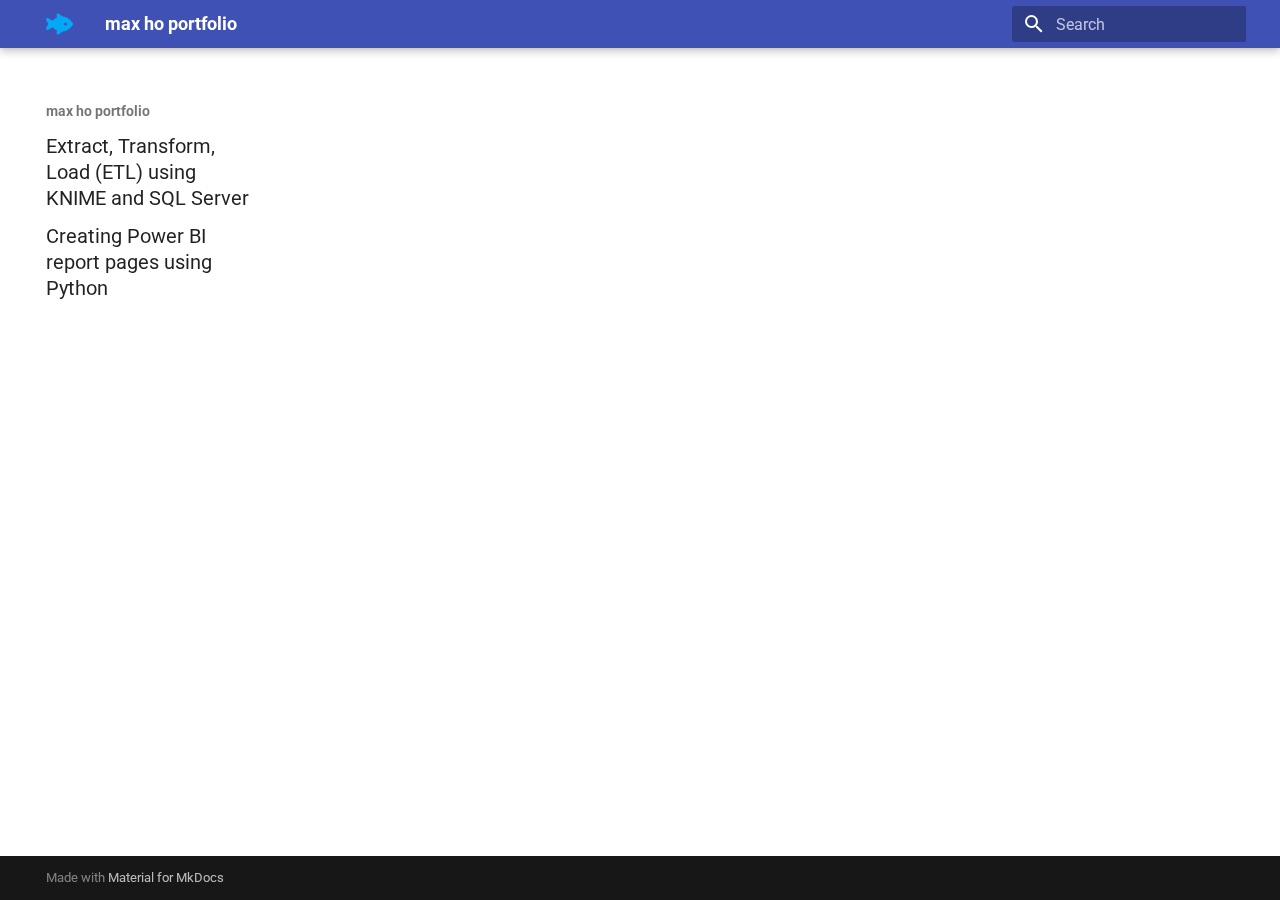
<file: index.html>
<!doctype html>
<html lang="en" class="no-js">
  <head>
    
      <meta charset="utf-8">
      <meta name="viewport" content="width=device-width,initial-scale=1">
      
      
      
        <link rel="canonical" href="https://sitename.example/">
      
      
      
      
      <link rel="icon" href="images/fish.svg">
      <meta name="generator" content="mkdocs-1.6.1, mkdocs-material-9.6.6">
    
    
      
        <title>max ho portfolio</title>
      
    
    
      <link rel="stylesheet" href="assets/stylesheets/main.8608ea7d.min.css">
      
      


    
    
      
    
    
      
        
        
        <link rel="preconnect" href="https://fonts.gstatic.com" crossorigin>
        <link rel="stylesheet" href="https://fonts.googleapis.com/css?family=Roboto:300,300i,400,400i,700,700i%7CRoboto+Mono:400,400i,700,700i&display=fallback">
        <style>:root{--md-text-font:"Roboto";--md-code-font:"Roboto Mono"}</style>
      
    
    
      <link rel="stylesheet" href="stylesheets/extra.css">
    
    <script>__md_scope=new URL(".",location),__md_hash=e=>[...e].reduce(((e,_)=>(e<<5)-e+_.charCodeAt(0)),0),__md_get=(e,_=localStorage,t=__md_scope)=>JSON.parse(_.getItem(t.pathname+"."+e)),__md_set=(e,_,t=localStorage,a=__md_scope)=>{try{t.setItem(a.pathname+"."+e,JSON.stringify(_))}catch(e){}}</script>
    
      

    
    
    
  </head>
  
  
    <body dir="ltr">
  
    
    <input class="md-toggle" data-md-toggle="drawer" type="checkbox" id="__drawer" autocomplete="off">
    <input class="md-toggle" data-md-toggle="search" type="checkbox" id="__search" autocomplete="off">
    <label class="md-overlay" for="__drawer"></label>
    <div data-md-component="skip">
      
        
        <a href="#_1" class="md-skip">
          Skip to content
        </a>
      
    </div>
    <div data-md-component="announce">
      
    </div>
    
    
      

  

<header class="md-header md-header--shadow" data-md-component="header">
  <nav class="md-header__inner md-grid" aria-label="Header">
    <a href="." title="max ho portfolio" class="md-header__button md-logo" aria-label="max ho portfolio" data-md-component="logo">
      
  <img src="images/fish.svg" alt="logo">

    </a>
    <label class="md-header__button md-icon" for="__drawer">
      
      <svg xmlns="http://www.w3.org/2000/svg" viewBox="0 0 24 24"><path d="M3 6h18v2H3zm0 5h18v2H3zm0 5h18v2H3z"/></svg>
    </label>
    <div class="md-header__title" data-md-component="header-title">
      <div class="md-header__ellipsis">
        <div class="md-header__topic">
          <span class="md-ellipsis">
            max ho portfolio
          </span>
        </div>
        <div class="md-header__topic" data-md-component="header-topic">
          <span class="md-ellipsis">
            
              Home
            
          </span>
        </div>
      </div>
    </div>
    
    
      <script>var palette=__md_get("__palette");if(palette&&palette.color){if("(prefers-color-scheme)"===palette.color.media){var media=matchMedia("(prefers-color-scheme: light)"),input=document.querySelector(media.matches?"[data-md-color-media='(prefers-color-scheme: light)']":"[data-md-color-media='(prefers-color-scheme: dark)']");palette.color.media=input.getAttribute("data-md-color-media"),palette.color.scheme=input.getAttribute("data-md-color-scheme"),palette.color.primary=input.getAttribute("data-md-color-primary"),palette.color.accent=input.getAttribute("data-md-color-accent")}for(var[key,value]of Object.entries(palette.color))document.body.setAttribute("data-md-color-"+key,value)}</script>
    
    
    
      <label class="md-header__button md-icon" for="__search">
        
        <svg xmlns="http://www.w3.org/2000/svg" viewBox="0 0 24 24"><path d="M9.5 3A6.5 6.5 0 0 1 16 9.5c0 1.61-.59 3.09-1.56 4.23l.27.27h.79l5 5-1.5 1.5-5-5v-.79l-.27-.27A6.52 6.52 0 0 1 9.5 16 6.5 6.5 0 0 1 3 9.5 6.5 6.5 0 0 1 9.5 3m0 2C7 5 5 7 5 9.5S7 14 9.5 14 14 12 14 9.5 12 5 9.5 5"/></svg>
      </label>
      <div class="md-search" data-md-component="search" role="dialog">
  <label class="md-search__overlay" for="__search"></label>
  <div class="md-search__inner" role="search">
    <form class="md-search__form" name="search">
      <input type="text" class="md-search__input" name="query" aria-label="Search" placeholder="Search" autocapitalize="off" autocorrect="off" autocomplete="off" spellcheck="false" data-md-component="search-query" required>
      <label class="md-search__icon md-icon" for="__search">
        
        <svg xmlns="http://www.w3.org/2000/svg" viewBox="0 0 24 24"><path d="M9.5 3A6.5 6.5 0 0 1 16 9.5c0 1.61-.59 3.09-1.56 4.23l.27.27h.79l5 5-1.5 1.5-5-5v-.79l-.27-.27A6.52 6.52 0 0 1 9.5 16 6.5 6.5 0 0 1 3 9.5 6.5 6.5 0 0 1 9.5 3m0 2C7 5 5 7 5 9.5S7 14 9.5 14 14 12 14 9.5 12 5 9.5 5"/></svg>
        
        <svg xmlns="http://www.w3.org/2000/svg" viewBox="0 0 24 24"><path d="M20 11v2H8l5.5 5.5-1.42 1.42L4.16 12l7.92-7.92L13.5 5.5 8 11z"/></svg>
      </label>
      <nav class="md-search__options" aria-label="Search">
        
        <button type="reset" class="md-search__icon md-icon" title="Clear" aria-label="Clear" tabindex="-1">
          
          <svg xmlns="http://www.w3.org/2000/svg" viewBox="0 0 24 24"><path d="M19 6.41 17.59 5 12 10.59 6.41 5 5 6.41 10.59 12 5 17.59 6.41 19 12 13.41 17.59 19 19 17.59 13.41 12z"/></svg>
        </button>
      </nav>
      
    </form>
    <div class="md-search__output">
      <div class="md-search__scrollwrap" tabindex="0" data-md-scrollfix>
        <div class="md-search-result" data-md-component="search-result">
          <div class="md-search-result__meta">
            Initializing search
          </div>
          <ol class="md-search-result__list" role="presentation"></ol>
        </div>
      </div>
    </div>
  </div>
</div>
    
    
  </nav>
  
</header>
    
    <div class="md-container" data-md-component="container">
      
      
        
          
        
      
      <main class="md-main" data-md-component="main">
        <div class="md-main__inner md-grid">
          
            
              
              <div class="md-sidebar md-sidebar--primary" data-md-component="sidebar" data-md-type="navigation" >
                <div class="md-sidebar__scrollwrap">
                  <div class="md-sidebar__inner">
                    



<nav class="md-nav md-nav--primary" aria-label="Navigation" data-md-level="0">
  <label class="md-nav__title" for="__drawer">
    <a href="." title="max ho portfolio" class="md-nav__button md-logo" aria-label="max ho portfolio" data-md-component="logo">
      
  <img src="images/fish.svg" alt="logo">

    </a>
    max ho portfolio
  </label>
  
  <ul class="md-nav__list" data-md-scrollfix>
    
      
      
  
  
  
  
    <li class="md-nav__item">
      <a href="knime_etl/" class="md-nav__link">
        
  
  <span class="md-ellipsis">
    Extract, Transform, Load (ETL) using KNIME and SQL Server
    
  </span>
  

      </a>
    </li>
  

    
      
      
  
  
  
  
    <li class="md-nav__item">
      <a href="power_bi_python/" class="md-nav__link">
        
  
  <span class="md-ellipsis">
    Creating Power BI report pages using Python
    
  </span>
  

      </a>
    </li>
  

    
  </ul>
</nav>
                  </div>
                </div>
              </div>
            
            
              
              <div class="md-sidebar md-sidebar--secondary" data-md-component="sidebar" data-md-type="toc" >
                <div class="md-sidebar__scrollwrap">
                  <div class="md-sidebar__inner">
                    

<nav class="md-nav md-nav--secondary" aria-label="Table of contents">
  
  
  
    
  
  
</nav>
                  </div>
                </div>
              </div>
            
          
          
            <div class="md-content" data-md-component="content">
              <article class="md-content__inner md-typeset">
                
                  



<h1 id="_1"></h1>












                
              </article>
            </div>
          
          
<script>var target=document.getElementById(location.hash.slice(1));target&&target.name&&(target.checked=target.name.startsWith("__tabbed_"))</script>
        </div>
        
      </main>
      
        <footer class="md-footer">
  
  <div class="md-footer-meta md-typeset">
    <div class="md-footer-meta__inner md-grid">
      <div class="md-copyright">
  
  
    Made with
    <a href="https://squidfunk.github.io/mkdocs-material/" target="_blank" rel="noopener">
      Material for MkDocs
    </a>
  
</div>
      
    </div>
  </div>
</footer>
      
    </div>
    <div class="md-dialog" data-md-component="dialog">
      <div class="md-dialog__inner md-typeset"></div>
    </div>
    
    
    <script id="__config" type="application/json">{"base": ".", "features": ["content.code.annotate"], "search": "assets/javascripts/workers/search.f8cc74c7.min.js", "translations": {"clipboard.copied": "Copied to clipboard", "clipboard.copy": "Copy to clipboard", "search.result.more.one": "1 more on this page", "search.result.more.other": "# more on this page", "search.result.none": "No matching documents", "search.result.one": "1 matching document", "search.result.other": "# matching documents", "search.result.placeholder": "Type to start searching", "search.result.term.missing": "Missing", "select.version": "Select version"}}</script>
    
    
      <script src="assets/javascripts/bundle.c8b220af.min.js"></script>
      
    
  </body>
</html>
</file>
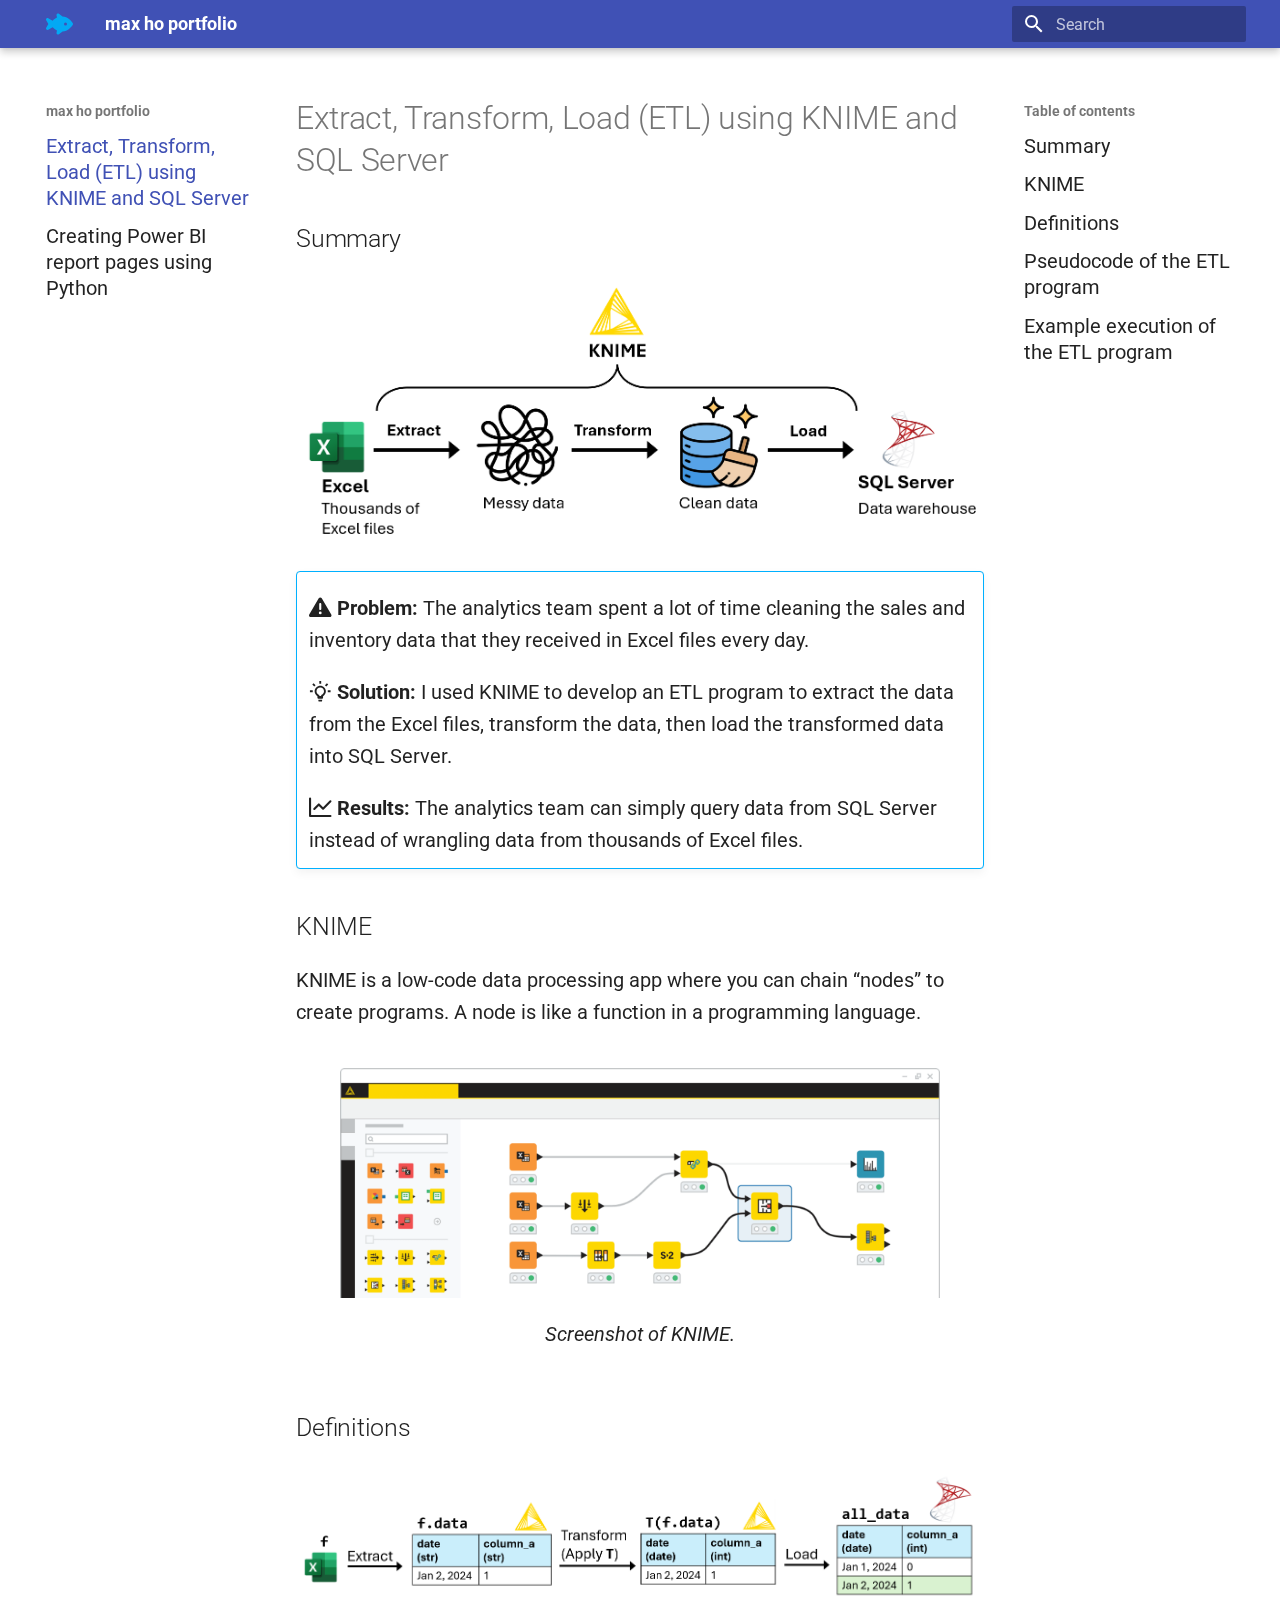
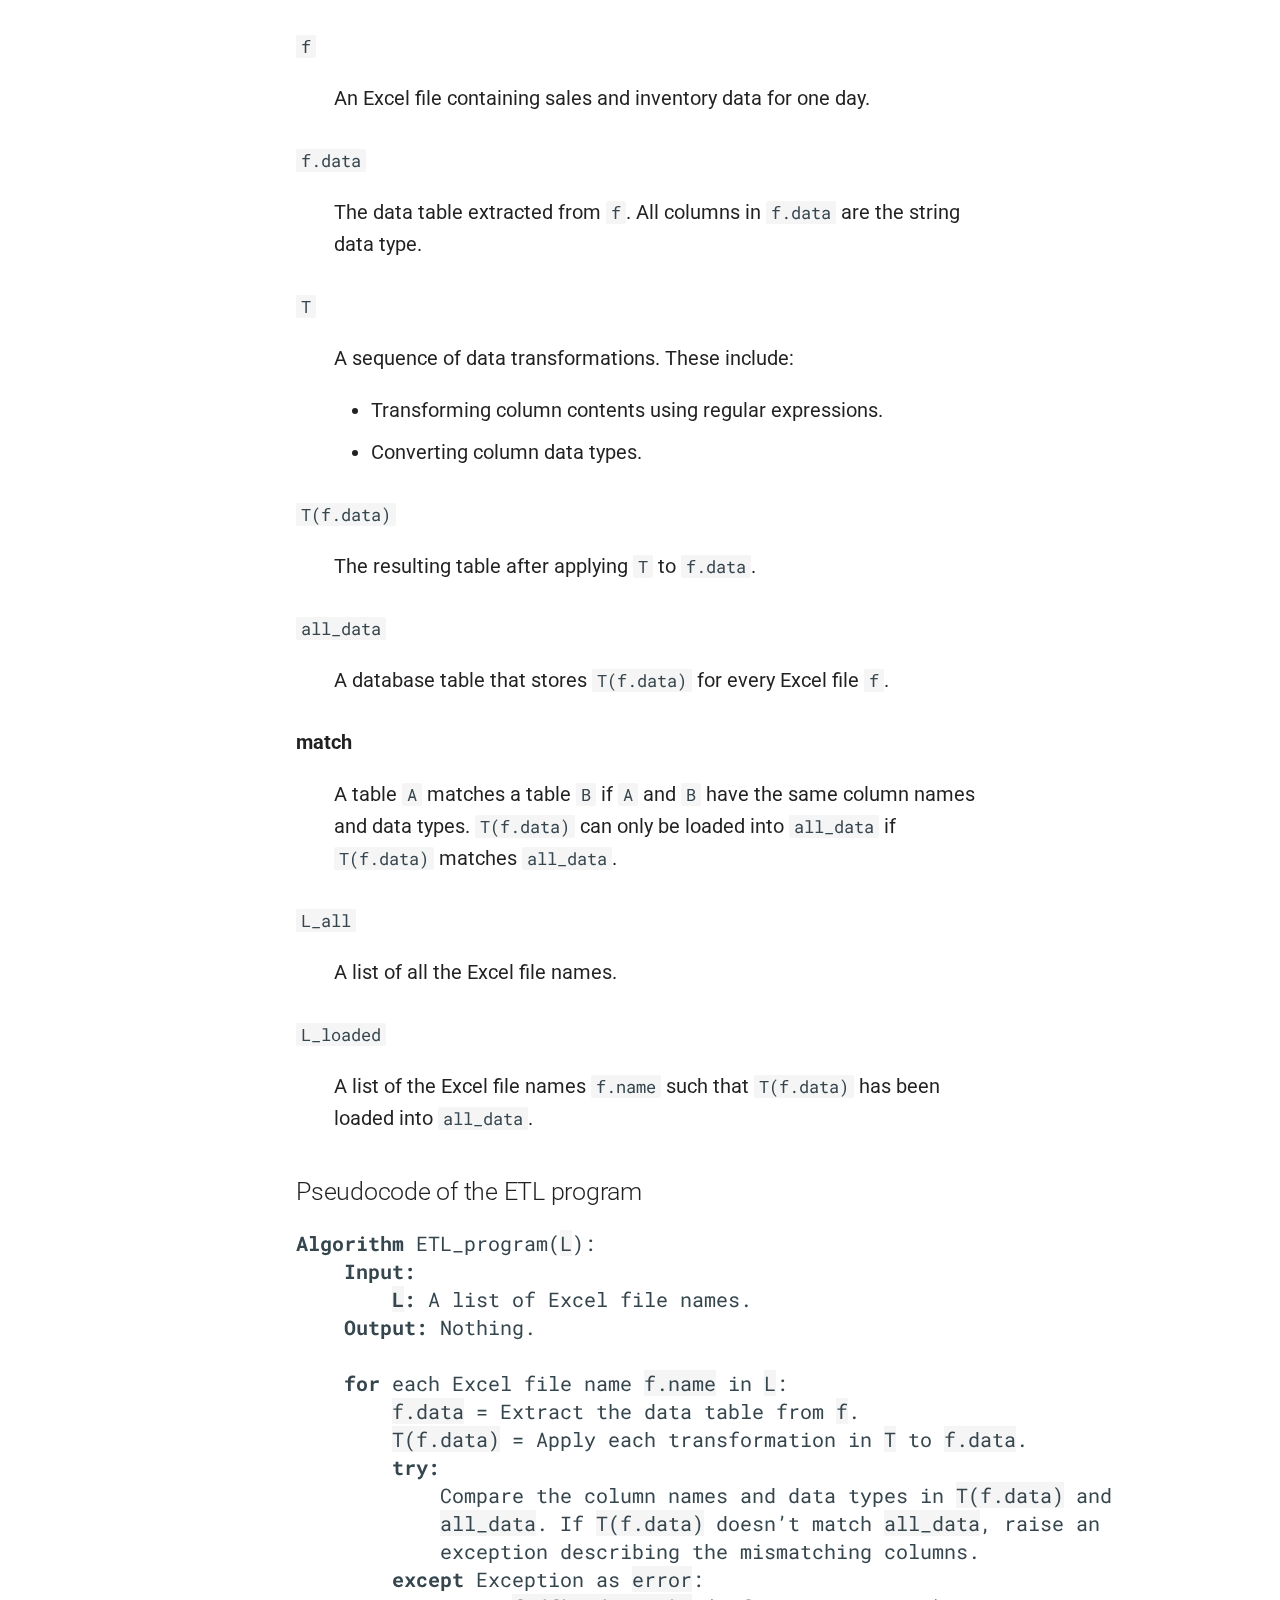
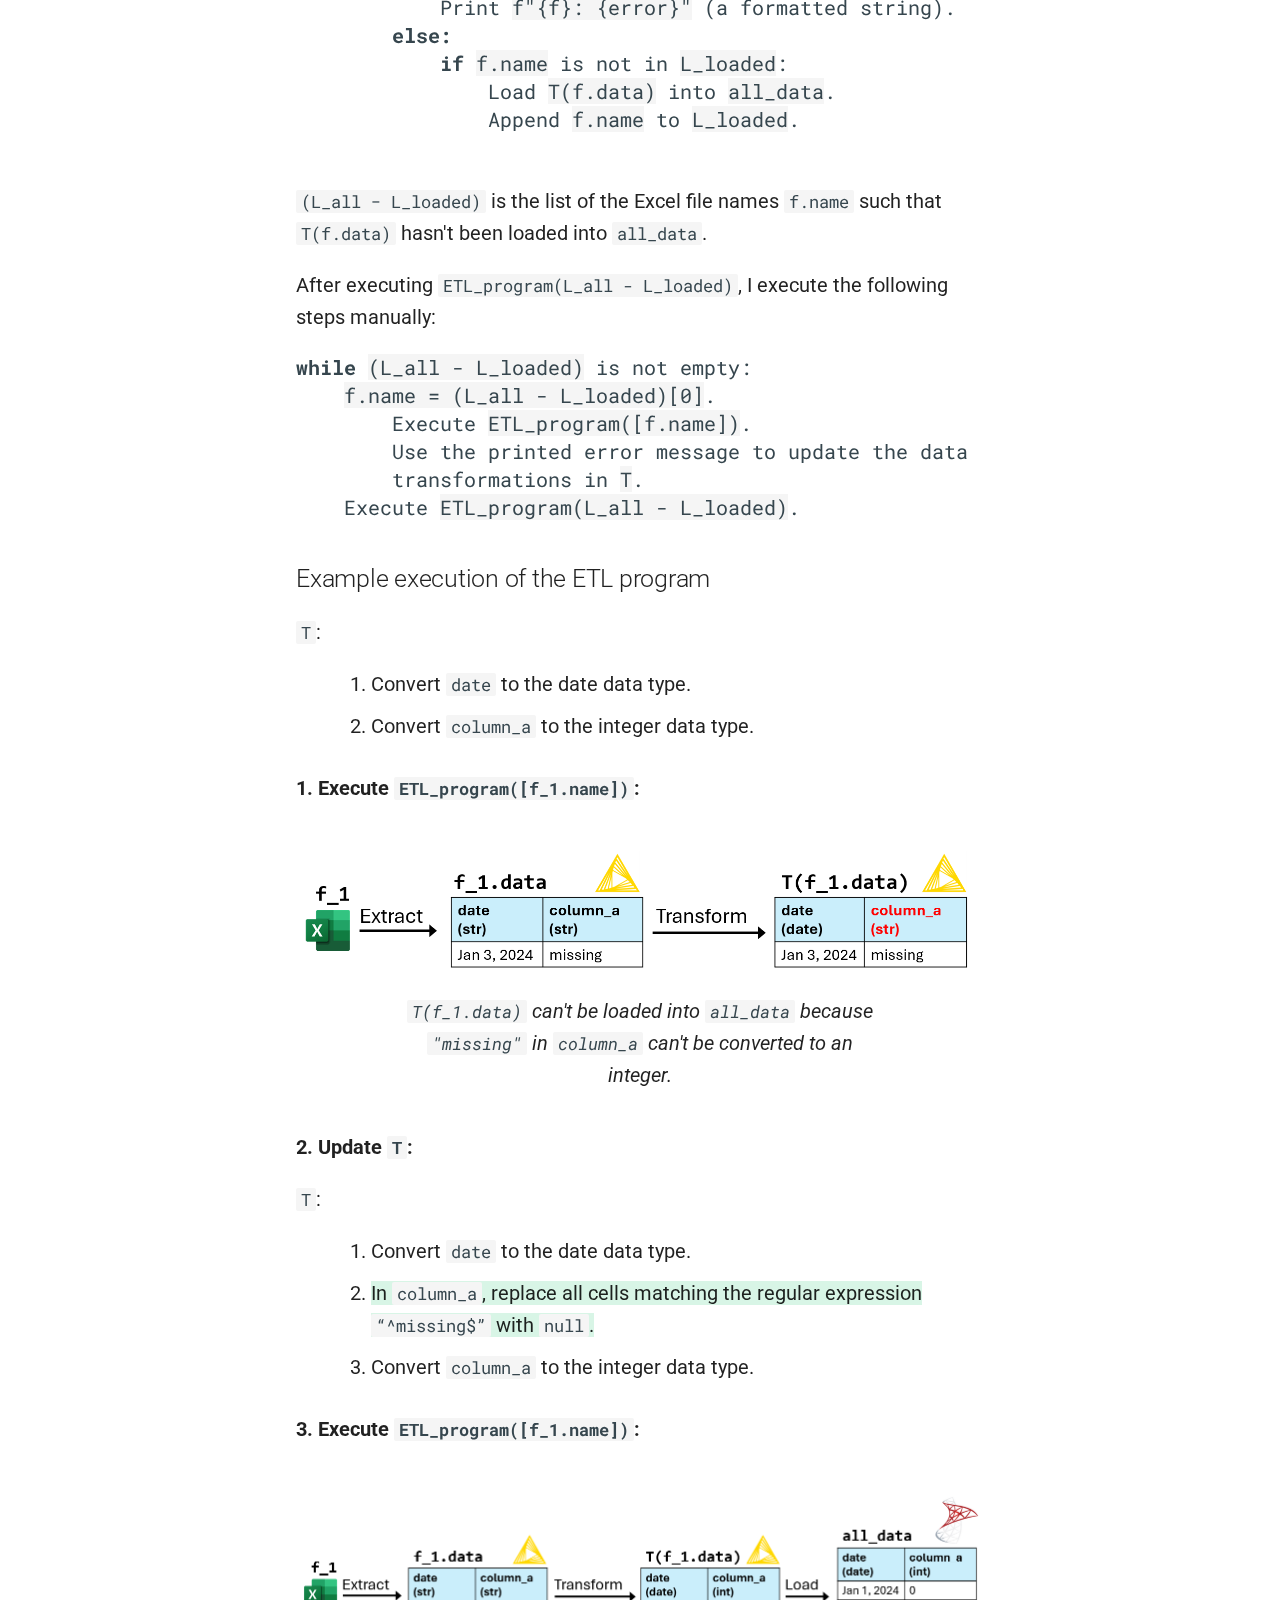
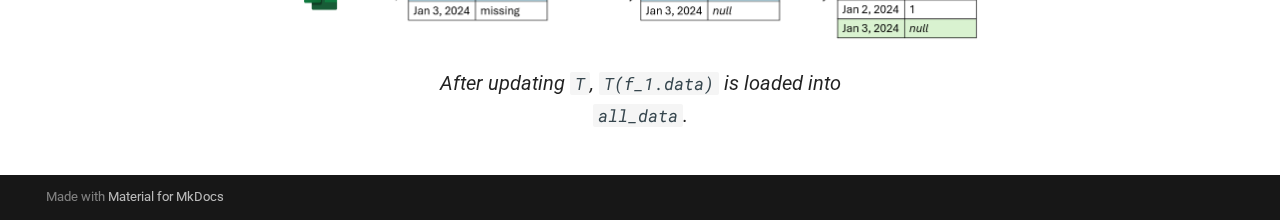
<file: knime_etl/index.html>
<!doctype html>
<html lang="en" class="no-js">
  <head>
    
      <meta charset="utf-8">
      <meta name="viewport" content="width=device-width,initial-scale=1">
      
      
      
        <link rel="canonical" href="https://sitename.example/knime_etl/">
      
      
      
        <link rel="next" href="../power_bi_python/">
      
      
      <link rel="icon" href="../images/fish.svg">
      <meta name="generator" content="mkdocs-1.6.1, mkdocs-material-9.6.6">
    
    
      
        <title>Extract, Transform, Load (ETL) using KNIME and SQL Server - max ho portfolio</title>
      
    
    
      <link rel="stylesheet" href="../assets/stylesheets/main.8608ea7d.min.css">
      
      


    
    
      
    
    
      
        
        
        <link rel="preconnect" href="https://fonts.gstatic.com" crossorigin>
        <link rel="stylesheet" href="https://fonts.googleapis.com/css?family=Roboto:300,300i,400,400i,700,700i%7CRoboto+Mono:400,400i,700,700i&display=fallback">
        <style>:root{--md-text-font:"Roboto";--md-code-font:"Roboto Mono"}</style>
      
    
    
      <link rel="stylesheet" href="../stylesheets/extra.css">
    
    <script>__md_scope=new URL("..",location),__md_hash=e=>[...e].reduce(((e,_)=>(e<<5)-e+_.charCodeAt(0)),0),__md_get=(e,_=localStorage,t=__md_scope)=>JSON.parse(_.getItem(t.pathname+"."+e)),__md_set=(e,_,t=localStorage,a=__md_scope)=>{try{t.setItem(a.pathname+"."+e,JSON.stringify(_))}catch(e){}}</script>
    
      

    
    
    
  </head>
  
  
    <body dir="ltr">
  
    
    <input class="md-toggle" data-md-toggle="drawer" type="checkbox" id="__drawer" autocomplete="off">
    <input class="md-toggle" data-md-toggle="search" type="checkbox" id="__search" autocomplete="off">
    <label class="md-overlay" for="__drawer"></label>
    <div data-md-component="skip">
      
        
        <a href="#extract-transform-load-etl-using-knime-and-sql-server" class="md-skip">
          Skip to content
        </a>
      
    </div>
    <div data-md-component="announce">
      
    </div>
    
    
      

  

<header class="md-header md-header--shadow" data-md-component="header">
  <nav class="md-header__inner md-grid" aria-label="Header">
    <a href=".." title="max ho portfolio" class="md-header__button md-logo" aria-label="max ho portfolio" data-md-component="logo">
      
  <img src="../images/fish.svg" alt="logo">

    </a>
    <label class="md-header__button md-icon" for="__drawer">
      
      <svg xmlns="http://www.w3.org/2000/svg" viewBox="0 0 24 24"><path d="M3 6h18v2H3zm0 5h18v2H3zm0 5h18v2H3z"/></svg>
    </label>
    <div class="md-header__title" data-md-component="header-title">
      <div class="md-header__ellipsis">
        <div class="md-header__topic">
          <span class="md-ellipsis">
            max ho portfolio
          </span>
        </div>
        <div class="md-header__topic" data-md-component="header-topic">
          <span class="md-ellipsis">
            
              Extract, Transform, Load (ETL) using KNIME and SQL Server
            
          </span>
        </div>
      </div>
    </div>
    
    
      <script>var palette=__md_get("__palette");if(palette&&palette.color){if("(prefers-color-scheme)"===palette.color.media){var media=matchMedia("(prefers-color-scheme: light)"),input=document.querySelector(media.matches?"[data-md-color-media='(prefers-color-scheme: light)']":"[data-md-color-media='(prefers-color-scheme: dark)']");palette.color.media=input.getAttribute("data-md-color-media"),palette.color.scheme=input.getAttribute("data-md-color-scheme"),palette.color.primary=input.getAttribute("data-md-color-primary"),palette.color.accent=input.getAttribute("data-md-color-accent")}for(var[key,value]of Object.entries(palette.color))document.body.setAttribute("data-md-color-"+key,value)}</script>
    
    
    
      <label class="md-header__button md-icon" for="__search">
        
        <svg xmlns="http://www.w3.org/2000/svg" viewBox="0 0 24 24"><path d="M9.5 3A6.5 6.5 0 0 1 16 9.5c0 1.61-.59 3.09-1.56 4.23l.27.27h.79l5 5-1.5 1.5-5-5v-.79l-.27-.27A6.52 6.52 0 0 1 9.5 16 6.5 6.5 0 0 1 3 9.5 6.5 6.5 0 0 1 9.5 3m0 2C7 5 5 7 5 9.5S7 14 9.5 14 14 12 14 9.5 12 5 9.5 5"/></svg>
      </label>
      <div class="md-search" data-md-component="search" role="dialog">
  <label class="md-search__overlay" for="__search"></label>
  <div class="md-search__inner" role="search">
    <form class="md-search__form" name="search">
      <input type="text" class="md-search__input" name="query" aria-label="Search" placeholder="Search" autocapitalize="off" autocorrect="off" autocomplete="off" spellcheck="false" data-md-component="search-query" required>
      <label class="md-search__icon md-icon" for="__search">
        
        <svg xmlns="http://www.w3.org/2000/svg" viewBox="0 0 24 24"><path d="M9.5 3A6.5 6.5 0 0 1 16 9.5c0 1.61-.59 3.09-1.56 4.23l.27.27h.79l5 5-1.5 1.5-5-5v-.79l-.27-.27A6.52 6.52 0 0 1 9.5 16 6.5 6.5 0 0 1 3 9.5 6.5 6.5 0 0 1 9.5 3m0 2C7 5 5 7 5 9.5S7 14 9.5 14 14 12 14 9.5 12 5 9.5 5"/></svg>
        
        <svg xmlns="http://www.w3.org/2000/svg" viewBox="0 0 24 24"><path d="M20 11v2H8l5.5 5.5-1.42 1.42L4.16 12l7.92-7.92L13.5 5.5 8 11z"/></svg>
      </label>
      <nav class="md-search__options" aria-label="Search">
        
        <button type="reset" class="md-search__icon md-icon" title="Clear" aria-label="Clear" tabindex="-1">
          
          <svg xmlns="http://www.w3.org/2000/svg" viewBox="0 0 24 24"><path d="M19 6.41 17.59 5 12 10.59 6.41 5 5 6.41 10.59 12 5 17.59 6.41 19 12 13.41 17.59 19 19 17.59 13.41 12z"/></svg>
        </button>
      </nav>
      
    </form>
    <div class="md-search__output">
      <div class="md-search__scrollwrap" tabindex="0" data-md-scrollfix>
        <div class="md-search-result" data-md-component="search-result">
          <div class="md-search-result__meta">
            Initializing search
          </div>
          <ol class="md-search-result__list" role="presentation"></ol>
        </div>
      </div>
    </div>
  </div>
</div>
    
    
  </nav>
  
</header>
    
    <div class="md-container" data-md-component="container">
      
      
        
          
        
      
      <main class="md-main" data-md-component="main">
        <div class="md-main__inner md-grid">
          
            
              
              <div class="md-sidebar md-sidebar--primary" data-md-component="sidebar" data-md-type="navigation" >
                <div class="md-sidebar__scrollwrap">
                  <div class="md-sidebar__inner">
                    



<nav class="md-nav md-nav--primary" aria-label="Navigation" data-md-level="0">
  <label class="md-nav__title" for="__drawer">
    <a href=".." title="max ho portfolio" class="md-nav__button md-logo" aria-label="max ho portfolio" data-md-component="logo">
      
  <img src="../images/fish.svg" alt="logo">

    </a>
    max ho portfolio
  </label>
  
  <ul class="md-nav__list" data-md-scrollfix>
    
      
      
  
  
    
  
  
  
    <li class="md-nav__item md-nav__item--active">
      
      <input class="md-nav__toggle md-toggle" type="checkbox" id="__toc">
      
      
        
      
      
        <label class="md-nav__link md-nav__link--active" for="__toc">
          
  
  <span class="md-ellipsis">
    Extract, Transform, Load (ETL) using KNIME and SQL Server
    
  </span>
  

          <span class="md-nav__icon md-icon"></span>
        </label>
      
      <a href="./" class="md-nav__link md-nav__link--active">
        
  
  <span class="md-ellipsis">
    Extract, Transform, Load (ETL) using KNIME and SQL Server
    
  </span>
  

      </a>
      
        

<nav class="md-nav md-nav--secondary" aria-label="Table of contents">
  
  
  
    
  
  
    <label class="md-nav__title" for="__toc">
      <span class="md-nav__icon md-icon"></span>
      Table of contents
    </label>
    <ul class="md-nav__list" data-md-component="toc" data-md-scrollfix>
      
        <li class="md-nav__item">
  <a href="#summary" class="md-nav__link">
    <span class="md-ellipsis">
      Summary
    </span>
  </a>
  
</li>
      
        <li class="md-nav__item">
  <a href="#knime" class="md-nav__link">
    <span class="md-ellipsis">
      KNIME
    </span>
  </a>
  
</li>
      
        <li class="md-nav__item">
  <a href="#definitions" class="md-nav__link">
    <span class="md-ellipsis">
      Definitions
    </span>
  </a>
  
</li>
      
        <li class="md-nav__item">
  <a href="#pseudocode-of-the-etl-program" class="md-nav__link">
    <span class="md-ellipsis">
      Pseudocode of the ETL program
    </span>
  </a>
  
</li>
      
        <li class="md-nav__item">
  <a href="#example-execution-of-the-etl-program" class="md-nav__link">
    <span class="md-ellipsis">
      Example execution of the ETL program
    </span>
  </a>
  
</li>
      
    </ul>
  
</nav>
      
    </li>
  

    
      
      
  
  
  
  
    <li class="md-nav__item">
      <a href="../power_bi_python/" class="md-nav__link">
        
  
  <span class="md-ellipsis">
    Creating Power BI report pages using Python
    
  </span>
  

      </a>
    </li>
  

    
  </ul>
</nav>
                  </div>
                </div>
              </div>
            
            
              
              <div class="md-sidebar md-sidebar--secondary" data-md-component="sidebar" data-md-type="toc" >
                <div class="md-sidebar__scrollwrap">
                  <div class="md-sidebar__inner">
                    

<nav class="md-nav md-nav--secondary" aria-label="Table of contents">
  
  
  
    
  
  
    <label class="md-nav__title" for="__toc">
      <span class="md-nav__icon md-icon"></span>
      Table of contents
    </label>
    <ul class="md-nav__list" data-md-component="toc" data-md-scrollfix>
      
        <li class="md-nav__item">
  <a href="#summary" class="md-nav__link">
    <span class="md-ellipsis">
      Summary
    </span>
  </a>
  
</li>
      
        <li class="md-nav__item">
  <a href="#knime" class="md-nav__link">
    <span class="md-ellipsis">
      KNIME
    </span>
  </a>
  
</li>
      
        <li class="md-nav__item">
  <a href="#definitions" class="md-nav__link">
    <span class="md-ellipsis">
      Definitions
    </span>
  </a>
  
</li>
      
        <li class="md-nav__item">
  <a href="#pseudocode-of-the-etl-program" class="md-nav__link">
    <span class="md-ellipsis">
      Pseudocode of the ETL program
    </span>
  </a>
  
</li>
      
        <li class="md-nav__item">
  <a href="#example-execution-of-the-etl-program" class="md-nav__link">
    <span class="md-ellipsis">
      Example execution of the ETL program
    </span>
  </a>
  
</li>
      
    </ul>
  
</nav>
                  </div>
                </div>
              </div>
            
          
          
            <div class="md-content" data-md-component="content">
              <article class="md-content__inner md-typeset">
                
                  



<h1 id="extract-transform-load-etl-using-knime-and-sql-server">Extract, Transform, Load (ETL) using KNIME and SQL Server</h1>
<h2 id="summary">Summary</h2>
<p><img alt="" src="../images/project_1_diagram.png" width="1000" /></p>
<div class="admonition abstract">
<p><span class="twemoji"><svg xmlns="http://www.w3.org/2000/svg" viewBox="0 0 512 512"><!--! Font Awesome Free 6.7.2 by @fontawesome - https://fontawesome.com License - https://fontawesome.com/license/free (Icons: CC BY 4.0, Fonts: SIL OFL 1.1, Code: MIT License) Copyright 2024 Fonticons, Inc.--><path d="M256 32c14.2 0 27.3 7.5 34.5 19.8l216 368c7.3 12.4 7.3 27.7.2 40.1S486.3 480 472 480H40c-14.3 0-27.6-7.7-34.7-20.1s-7-27.8.2-40.1l216-368C228.7 39.5 241.8 32 256 32m0 128c-13.3 0-24 10.7-24 24v112c0 13.3 10.7 24 24 24s24-10.7 24-24V184c0-13.3-10.7-24-24-24m32 224a32 32 0 1 0-64 0 32 32 0 1 0 64 0"/></svg></span> <strong>Problem:</strong> The analytics team spent a lot of time cleaning the sales and inventory data that they received in Excel files every day. </p>
<p><span class="twemoji"><svg xmlns="http://www.w3.org/2000/svg" viewBox="0 0 24 24"><path d="M1 11h3v2H1zm18.1-7.5L17 5.6 18.4 7l2.1-2.1zM11 1h2v3h-2zM4.9 3.5 3.5 4.9 5.6 7 7 5.6zM10 22c0 .6.4 1 1 1h2c.6 0 1-.4 1-1v-1h-4zm2-16c-3.3 0-6 2.7-6 6 0 2.2 1.2 4.2 3 5.2V19c0 .6.4 1 1 1h4c.6 0 1-.4 1-1v-1.8c1.8-1 3-3 3-5.2 0-3.3-2.7-6-6-6m1 9.9V17h-2v-1.1c-1.7-.4-3-2-3-3.9 0-2.2 1.8-4 4-4s4 1.8 4 4c0 1.9-1.3 3.4-3 3.9m7-4.9h3v2h-3z"/></svg></span> <strong>Solution:</strong> I used KNIME to develop an ETL program to extract the data from the Excel files, transform the data, then load the transformed data into SQL Server.</p>
<p><span class="twemoji"><svg xmlns="http://www.w3.org/2000/svg" viewBox="0 0 16 16"><path d="M1.5 1.75V13.5h13.75a.75.75 0 0 1 0 1.5H.75a.75.75 0 0 1-.75-.75V1.75a.75.75 0 0 1 1.5 0m14.28 2.53-5.25 5.25a.75.75 0 0 1-1.06 0L7 7.06 4.28 9.78a.75.75 0 0 1-1.042-.018.75.75 0 0 1-.018-1.042l3.25-3.25a.75.75 0 0 1 1.06 0L10 7.94l4.72-4.72a.75.75 0 0 1 1.042.018.75.75 0 0 1 .018 1.042"/></svg></span> <strong>Results:</strong> The analytics team can simply query data from SQL Server instead of wrangling data from thousands of Excel files. </p>
</div>
<h2 id="knime">KNIME</h2>
<p>KNIME is a low-code data processing app where you can chain “nodes” to create programs. A node is like a function in a programming language. </p>
<figure>
<p><img alt="" src="../images/knime_screenshot.png" width="600" /></p>
<figcaption>
<p>Screenshot of KNIME.</p>
</figcaption>
</figure>
<h2 id="definitions">Definitions</h2>
<p><img alt="" src="../images/definitions.png" width="1000" /></p>
<dl>
<dt><code>f</code></dt>
<dd>An Excel file containing sales and inventory data for one day. </dd>
<dt><code>f.data</code></dt>
<dd>The data table extracted from <code>f</code>. All columns in <code>f.data</code> are the string data type. </dd>
<dt><code>T</code></dt>
<dd>
<p>A sequence of data transformations. These include:  </p>
<ul>
<li>Transforming column contents using regular expressions.  </li>
<li>Converting column data types.  </li>
</ul>
</dd>
<dt><code>T(f.data)</code></dt>
<dd>The resulting table after applying <code>T</code> to <code>f.data</code>. </dd>
<dt><code>all_data</code></dt>
<dd>A database table that stores <code>T(f.data)</code> for every Excel file <code>f</code>.</dd>
<dt><strong>match</strong></dt>
<dd>A table <code>A</code> matches a table <code>B</code> if <code>A</code> and <code>B</code> have the same column names and data types.
<code>T(f.data)</code> can only be loaded into <code>all_data</code> if <code>T(f.data)</code> matches <code>all_data</code>.</dd>
<dt><code>L_all</code></dt>
<dd>A list of all the Excel file names.</dd>
<dt><code>L_loaded</code></dt>
<dd>A list of the Excel file names <code>f.name</code> such that <code>T(f.data)</code> has been loaded into <code>all_data</code>. </dd>
</dl>
<h2 id="pseudocode-of-the-etl-program">Pseudocode of the ETL program</h2>
<style>
.code {
    background-color: #f5f5f5; 
}
</style>

<pre>
<b>Algorithm</b> ETL_program(<span class="code">L</span>):  
    <b>Input:</b>   
        <b><span class="code">L</span>:</b> A list of Excel file names.
    <b>Output:</b> Nothing. 

    <b>for</b> each Excel file name <span class="code">f.name</span> in <span class="code">L</span>:
        <span class="code">f.data</span> = Extract the data table from <span class="code">f</span>.  
        <span class="code">T(f.data)</span> = Apply each transformation in <span class="code">T</span> to <span class="code">f.data</span>. 
        <b>try:</b>
            Compare the column names and data types in <span class="code">T(f.data)</span> and 
            <span class="code">all_data</span>. If <span class="code">T(f.data)</span> doesn’t match <span class="code">all_data</span>, raise an 
            exception describing the mismatching columns.
        <b>except</b> Exception as <span class="code">error</span>:
            Print <span class="code">f"{f}: {error}"</span> (a formatted string).   
        <b>else:</b>
            <b>if</b> <span class="code">f.name</span> is not in <span class="code">L_loaded</span>: 
                Load <span class="code">T(f.data)</span> into <span class="code">all_data</span>.
                Append <span class="code">f.name</span> to <span class="code">L_loaded</span>.   
</pre>
<p><br>
<code>(L_all − L_loaded)</code> is the list of the Excel file names <code>f.name</code> such that <code>T(f.data)</code> hasn't been 
loaded into <code>all_data</code>. </p>
<p>After executing <code>ETL_program(L_all - L_loaded)</code>, I execute the following steps manually:</p>
<pre>
<b>while</b> <span class="code">(L_all - L_loaded)</span> is not empty:
    <span class="code">f.name = (L_all - L_loaded)[0]</span>.
        Execute <span class="code">ETL_program([f.name])</span>. 
        Use the printed error message to update the data 
        transformations in <span class="code">T</span>.
    Execute <span class="code">ETL_program(L_all - L_loaded)</span>. 
</pre>

<h2 id="example-execution-of-the-etl-program">Example execution of the ETL program</h2>
<dl>
<dt><code>T</code>:</dt>
<dd>
<ol>
<li>Convert <code>date</code> to the date data type.    </li>
<li>Convert <code>column_a</code> to the integer data type.   </li>
</ol>
</dd>
</dl>
<p><strong>1. Execute <code>ETL_program([f_1.name])</code>:</strong>  </p>
<figure>
<p><img alt="" src="../images/etl_program_1.png" width="800" /></p>
<figcaption>
<p><code>T(f_1.data)</code> can't be loaded into <code>all_data</code> because <code>"missing"</code> in <code>column_a</code> can't be converted to an integer. </p>
</figcaption>
</figure>
<p><strong>2. Update <code>T</code>:</strong>  </p>
<dl>
<dt><code>T</code>:</dt>
<dd>
<ol>
<li>Convert <code>date</code> to the date data type.    </li>
<li><span style="background-color:#d8f5e6">In <code>column_a</code>, replace all cells matching the regular expression <code>“^missing$”</code> with <code>null</code>.</span></li>
<li>Convert <code>column_a</code> to the integer data type.</li>
</ol>
</dd>
</dl>
<p><strong>3. Execute <code>ETL_program([f_1.name])</code>:</strong>    </p>
<figure>
<p><img alt="" src="../images/etl_program_2.png" width="1000" /></p>
<figcaption>
<p>After updating <code>T</code>, <code>T(f_1.data)</code> is loaded into <code>all_data</code>.</p>
</figcaption>
</figure>












                
              </article>
            </div>
          
          
<script>var target=document.getElementById(location.hash.slice(1));target&&target.name&&(target.checked=target.name.startsWith("__tabbed_"))</script>
        </div>
        
      </main>
      
        <footer class="md-footer">
  
  <div class="md-footer-meta md-typeset">
    <div class="md-footer-meta__inner md-grid">
      <div class="md-copyright">
  
  
    Made with
    <a href="https://squidfunk.github.io/mkdocs-material/" target="_blank" rel="noopener">
      Material for MkDocs
    </a>
  
</div>
      
    </div>
  </div>
</footer>
      
    </div>
    <div class="md-dialog" data-md-component="dialog">
      <div class="md-dialog__inner md-typeset"></div>
    </div>
    
    
    <script id="__config" type="application/json">{"base": "..", "features": ["content.code.annotate"], "search": "../assets/javascripts/workers/search.f8cc74c7.min.js", "translations": {"clipboard.copied": "Copied to clipboard", "clipboard.copy": "Copy to clipboard", "search.result.more.one": "1 more on this page", "search.result.more.other": "# more on this page", "search.result.none": "No matching documents", "search.result.one": "1 matching document", "search.result.other": "# matching documents", "search.result.placeholder": "Type to start searching", "search.result.term.missing": "Missing", "select.version": "Select version"}}</script>
    
    
      <script src="../assets/javascripts/bundle.c8b220af.min.js"></script>
      
    
  </body>
</html>
</file>
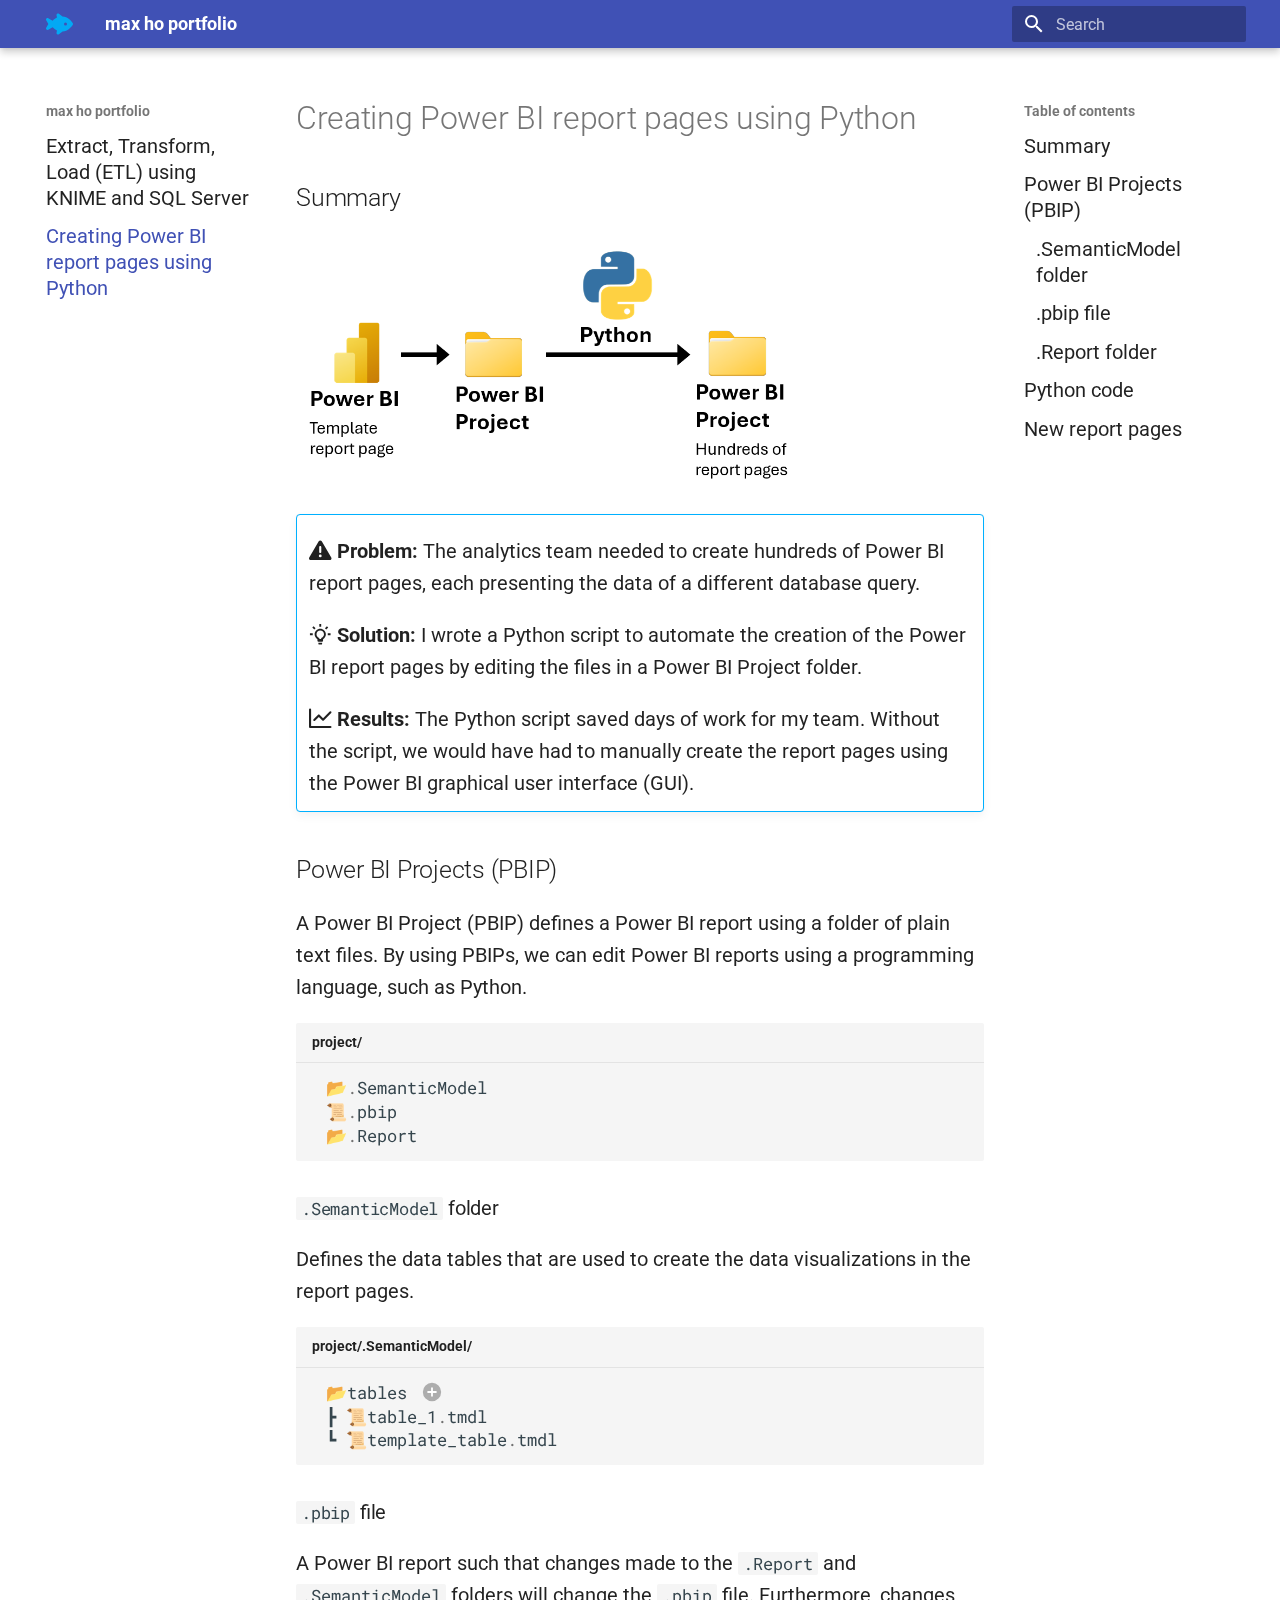
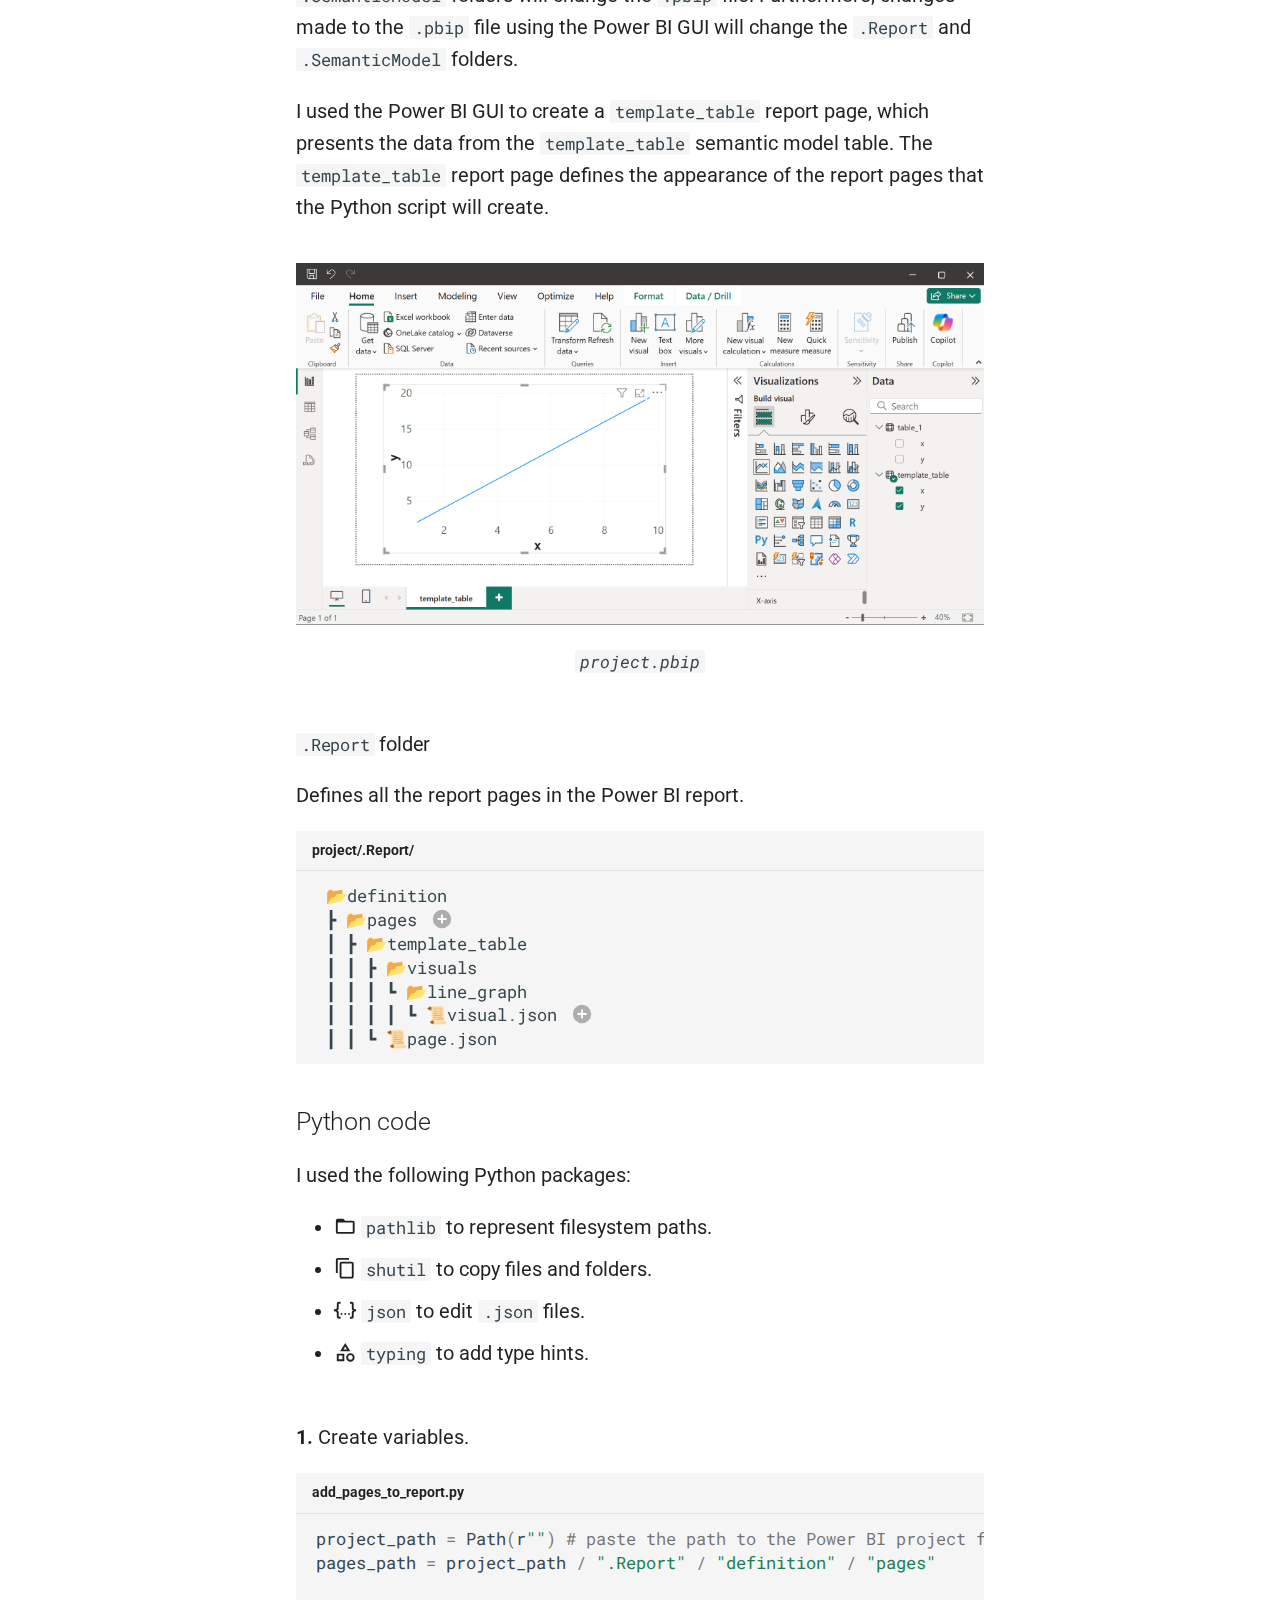
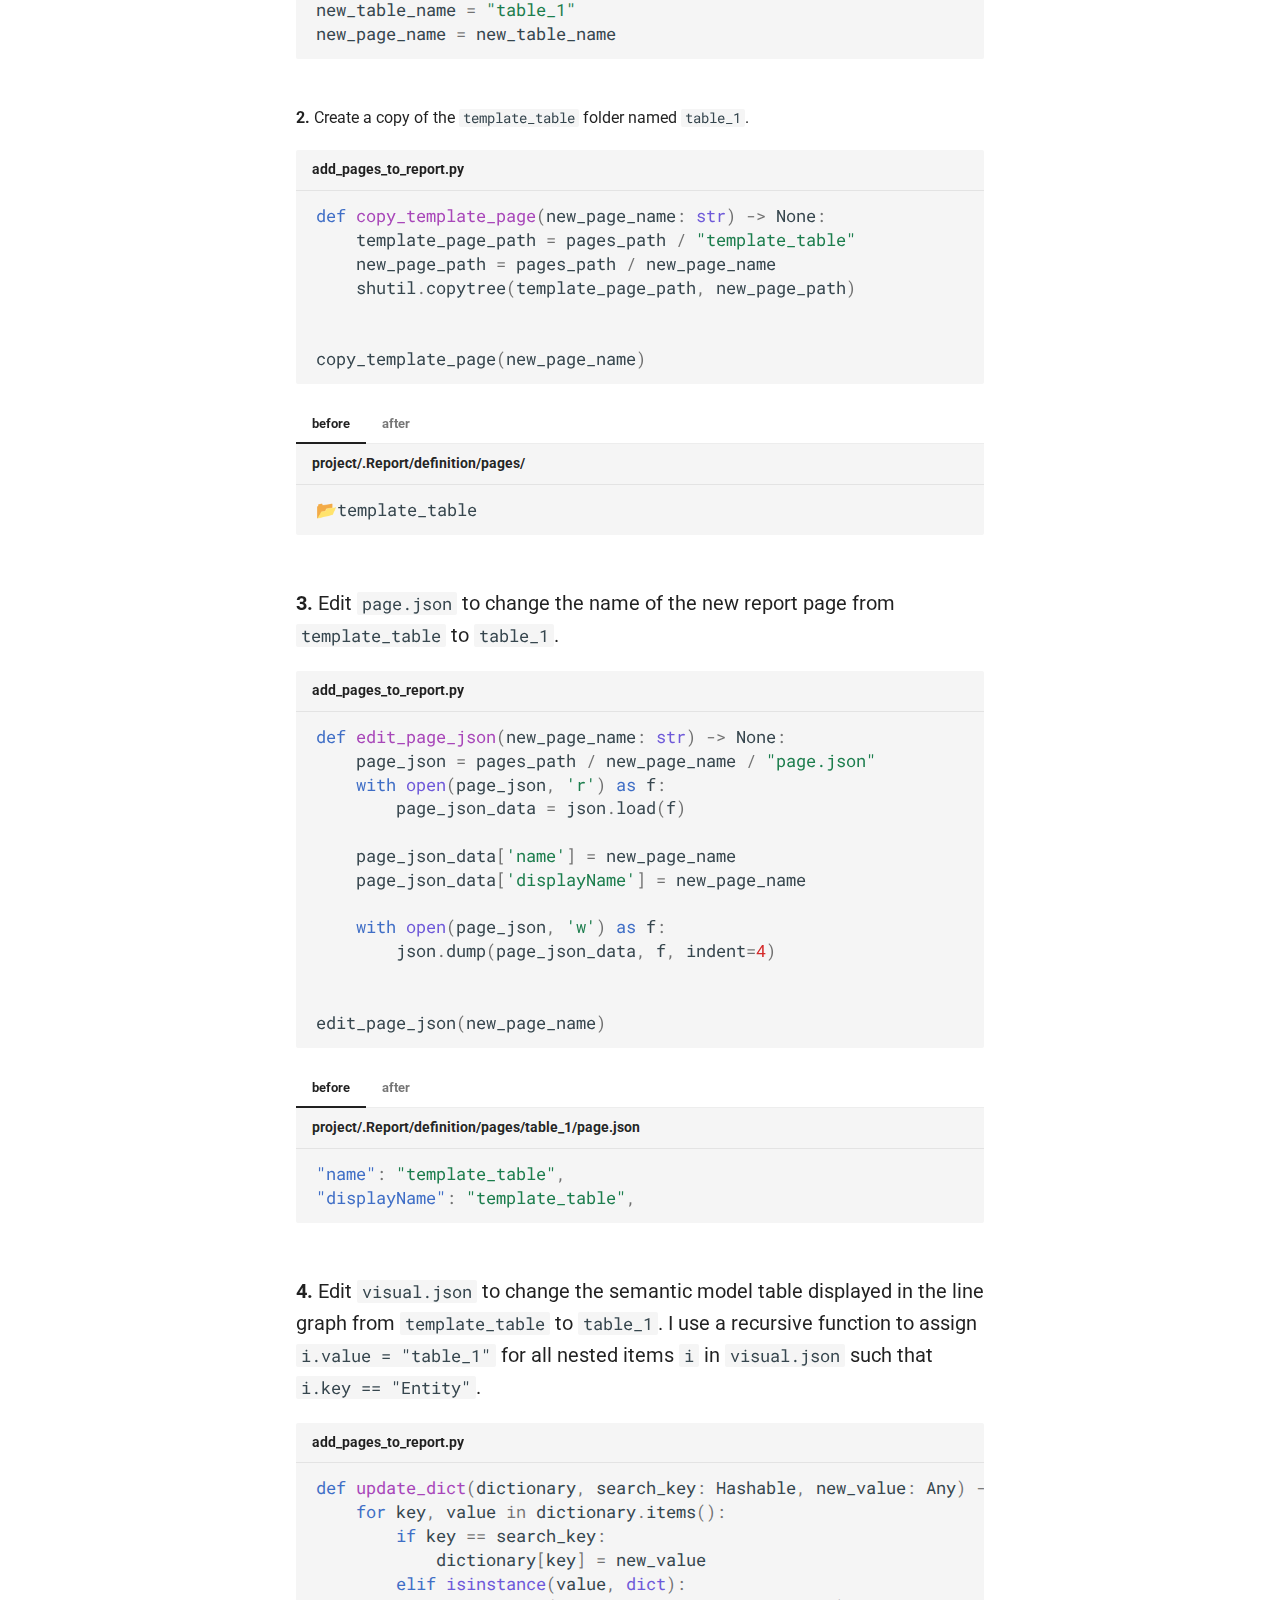
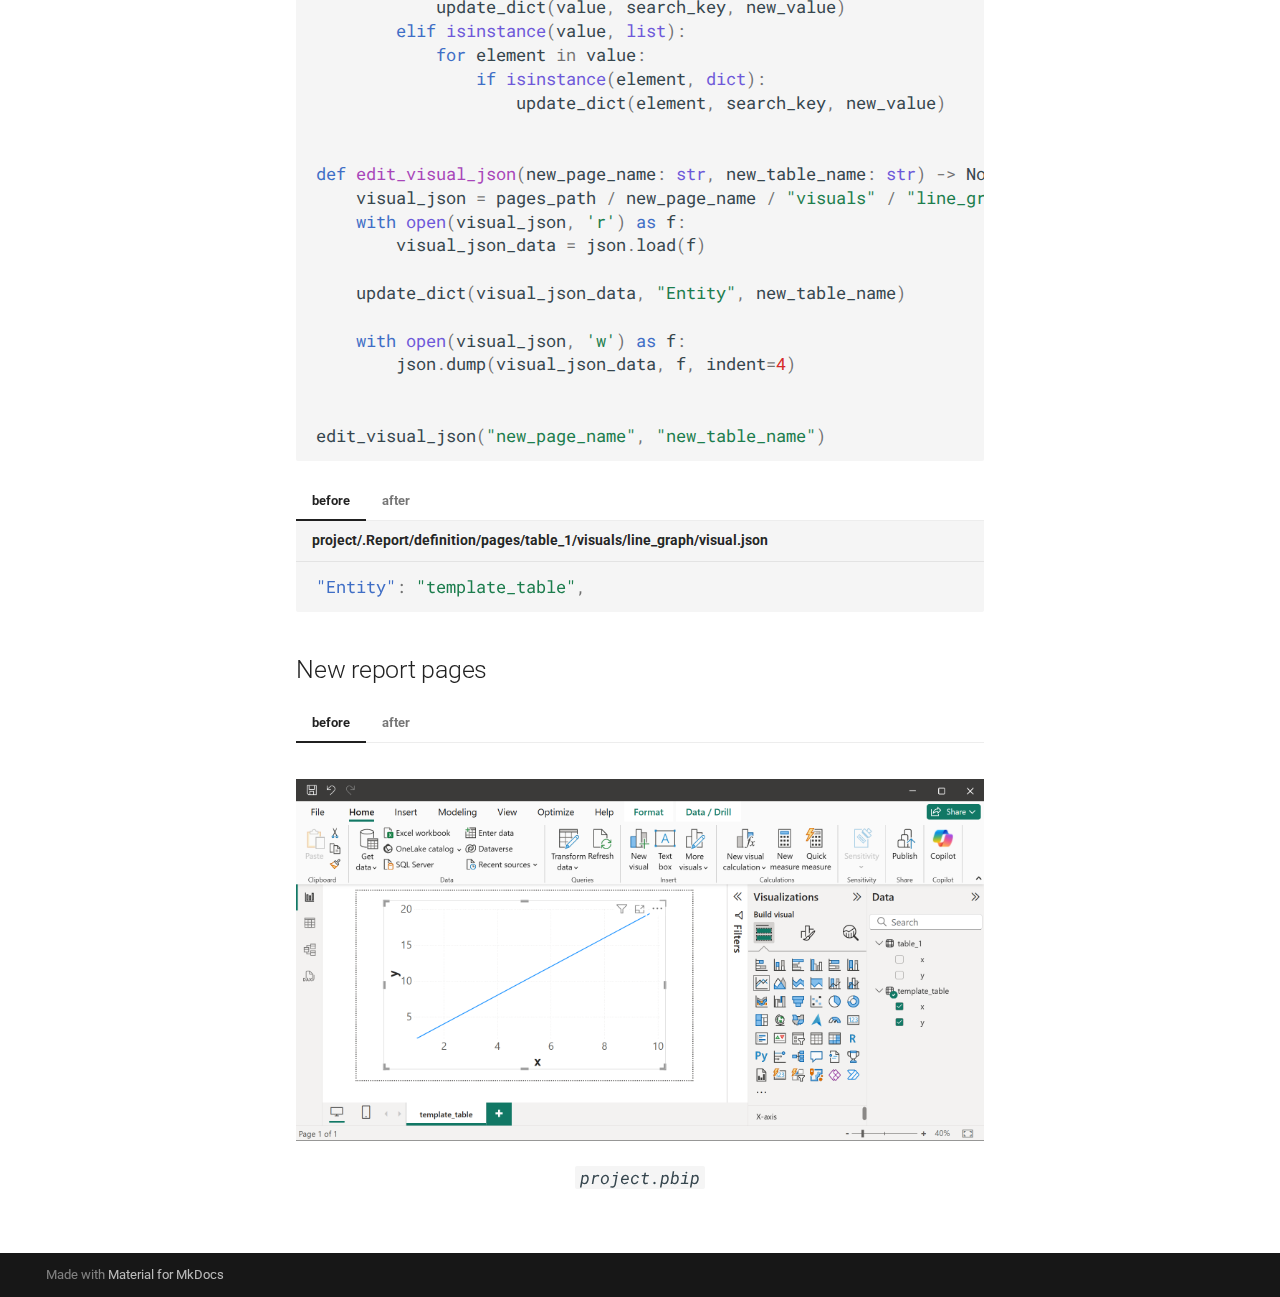
<file: power_bi_python/index.html>
<!doctype html>
<html lang="en" class="no-js">
  <head>
    
      <meta charset="utf-8">
      <meta name="viewport" content="width=device-width,initial-scale=1">
      
      
      
        <link rel="canonical" href="https://sitename.example/power_bi_python/">
      
      
        <link rel="prev" href="../knime_etl/">
      
      
      
      <link rel="icon" href="../images/fish.svg">
      <meta name="generator" content="mkdocs-1.6.1, mkdocs-material-9.6.6">
    
    
      
        <title>Creating Power BI report pages using Python - max ho portfolio</title>
      
    
    
      <link rel="stylesheet" href="../assets/stylesheets/main.8608ea7d.min.css">
      
      


    
    
      
    
    
      
        
        
        <link rel="preconnect" href="https://fonts.gstatic.com" crossorigin>
        <link rel="stylesheet" href="https://fonts.googleapis.com/css?family=Roboto:300,300i,400,400i,700,700i%7CRoboto+Mono:400,400i,700,700i&display=fallback">
        <style>:root{--md-text-font:"Roboto";--md-code-font:"Roboto Mono"}</style>
      
    
    
      <link rel="stylesheet" href="../stylesheets/extra.css">
    
    <script>__md_scope=new URL("..",location),__md_hash=e=>[...e].reduce(((e,_)=>(e<<5)-e+_.charCodeAt(0)),0),__md_get=(e,_=localStorage,t=__md_scope)=>JSON.parse(_.getItem(t.pathname+"."+e)),__md_set=(e,_,t=localStorage,a=__md_scope)=>{try{t.setItem(a.pathname+"."+e,JSON.stringify(_))}catch(e){}}</script>
    
      

    
    
    
  </head>
  
  
    <body dir="ltr">
  
    
    <input class="md-toggle" data-md-toggle="drawer" type="checkbox" id="__drawer" autocomplete="off">
    <input class="md-toggle" data-md-toggle="search" type="checkbox" id="__search" autocomplete="off">
    <label class="md-overlay" for="__drawer"></label>
    <div data-md-component="skip">
      
        
        <a href="#creating-power-bi-report-pages-using-python" class="md-skip">
          Skip to content
        </a>
      
    </div>
    <div data-md-component="announce">
      
    </div>
    
    
      

  

<header class="md-header md-header--shadow" data-md-component="header">
  <nav class="md-header__inner md-grid" aria-label="Header">
    <a href=".." title="max ho portfolio" class="md-header__button md-logo" aria-label="max ho portfolio" data-md-component="logo">
      
  <img src="../images/fish.svg" alt="logo">

    </a>
    <label class="md-header__button md-icon" for="__drawer">
      
      <svg xmlns="http://www.w3.org/2000/svg" viewBox="0 0 24 24"><path d="M3 6h18v2H3zm0 5h18v2H3zm0 5h18v2H3z"/></svg>
    </label>
    <div class="md-header__title" data-md-component="header-title">
      <div class="md-header__ellipsis">
        <div class="md-header__topic">
          <span class="md-ellipsis">
            max ho portfolio
          </span>
        </div>
        <div class="md-header__topic" data-md-component="header-topic">
          <span class="md-ellipsis">
            
              Creating Power BI report pages using Python
            
          </span>
        </div>
      </div>
    </div>
    
    
      <script>var palette=__md_get("__palette");if(palette&&palette.color){if("(prefers-color-scheme)"===palette.color.media){var media=matchMedia("(prefers-color-scheme: light)"),input=document.querySelector(media.matches?"[data-md-color-media='(prefers-color-scheme: light)']":"[data-md-color-media='(prefers-color-scheme: dark)']");palette.color.media=input.getAttribute("data-md-color-media"),palette.color.scheme=input.getAttribute("data-md-color-scheme"),palette.color.primary=input.getAttribute("data-md-color-primary"),palette.color.accent=input.getAttribute("data-md-color-accent")}for(var[key,value]of Object.entries(palette.color))document.body.setAttribute("data-md-color-"+key,value)}</script>
    
    
    
      <label class="md-header__button md-icon" for="__search">
        
        <svg xmlns="http://www.w3.org/2000/svg" viewBox="0 0 24 24"><path d="M9.5 3A6.5 6.5 0 0 1 16 9.5c0 1.61-.59 3.09-1.56 4.23l.27.27h.79l5 5-1.5 1.5-5-5v-.79l-.27-.27A6.52 6.52 0 0 1 9.5 16 6.5 6.5 0 0 1 3 9.5 6.5 6.5 0 0 1 9.5 3m0 2C7 5 5 7 5 9.5S7 14 9.5 14 14 12 14 9.5 12 5 9.5 5"/></svg>
      </label>
      <div class="md-search" data-md-component="search" role="dialog">
  <label class="md-search__overlay" for="__search"></label>
  <div class="md-search__inner" role="search">
    <form class="md-search__form" name="search">
      <input type="text" class="md-search__input" name="query" aria-label="Search" placeholder="Search" autocapitalize="off" autocorrect="off" autocomplete="off" spellcheck="false" data-md-component="search-query" required>
      <label class="md-search__icon md-icon" for="__search">
        
        <svg xmlns="http://www.w3.org/2000/svg" viewBox="0 0 24 24"><path d="M9.5 3A6.5 6.5 0 0 1 16 9.5c0 1.61-.59 3.09-1.56 4.23l.27.27h.79l5 5-1.5 1.5-5-5v-.79l-.27-.27A6.52 6.52 0 0 1 9.5 16 6.5 6.5 0 0 1 3 9.5 6.5 6.5 0 0 1 9.5 3m0 2C7 5 5 7 5 9.5S7 14 9.5 14 14 12 14 9.5 12 5 9.5 5"/></svg>
        
        <svg xmlns="http://www.w3.org/2000/svg" viewBox="0 0 24 24"><path d="M20 11v2H8l5.5 5.5-1.42 1.42L4.16 12l7.92-7.92L13.5 5.5 8 11z"/></svg>
      </label>
      <nav class="md-search__options" aria-label="Search">
        
        <button type="reset" class="md-search__icon md-icon" title="Clear" aria-label="Clear" tabindex="-1">
          
          <svg xmlns="http://www.w3.org/2000/svg" viewBox="0 0 24 24"><path d="M19 6.41 17.59 5 12 10.59 6.41 5 5 6.41 10.59 12 5 17.59 6.41 19 12 13.41 17.59 19 19 17.59 13.41 12z"/></svg>
        </button>
      </nav>
      
    </form>
    <div class="md-search__output">
      <div class="md-search__scrollwrap" tabindex="0" data-md-scrollfix>
        <div class="md-search-result" data-md-component="search-result">
          <div class="md-search-result__meta">
            Initializing search
          </div>
          <ol class="md-search-result__list" role="presentation"></ol>
        </div>
      </div>
    </div>
  </div>
</div>
    
    
  </nav>
  
</header>
    
    <div class="md-container" data-md-component="container">
      
      
        
          
        
      
      <main class="md-main" data-md-component="main">
        <div class="md-main__inner md-grid">
          
            
              
              <div class="md-sidebar md-sidebar--primary" data-md-component="sidebar" data-md-type="navigation" >
                <div class="md-sidebar__scrollwrap">
                  <div class="md-sidebar__inner">
                    



<nav class="md-nav md-nav--primary" aria-label="Navigation" data-md-level="0">
  <label class="md-nav__title" for="__drawer">
    <a href=".." title="max ho portfolio" class="md-nav__button md-logo" aria-label="max ho portfolio" data-md-component="logo">
      
  <img src="../images/fish.svg" alt="logo">

    </a>
    max ho portfolio
  </label>
  
  <ul class="md-nav__list" data-md-scrollfix>
    
      
      
  
  
  
  
    <li class="md-nav__item">
      <a href="../knime_etl/" class="md-nav__link">
        
  
  <span class="md-ellipsis">
    Extract, Transform, Load (ETL) using KNIME and SQL Server
    
  </span>
  

      </a>
    </li>
  

    
      
      
  
  
    
  
  
  
    <li class="md-nav__item md-nav__item--active">
      
      <input class="md-nav__toggle md-toggle" type="checkbox" id="__toc">
      
      
        
      
      
        <label class="md-nav__link md-nav__link--active" for="__toc">
          
  
  <span class="md-ellipsis">
    Creating Power BI report pages using Python
    
  </span>
  

          <span class="md-nav__icon md-icon"></span>
        </label>
      
      <a href="./" class="md-nav__link md-nav__link--active">
        
  
  <span class="md-ellipsis">
    Creating Power BI report pages using Python
    
  </span>
  

      </a>
      
        

<nav class="md-nav md-nav--secondary" aria-label="Table of contents">
  
  
  
    
  
  
    <label class="md-nav__title" for="__toc">
      <span class="md-nav__icon md-icon"></span>
      Table of contents
    </label>
    <ul class="md-nav__list" data-md-component="toc" data-md-scrollfix>
      
        <li class="md-nav__item">
  <a href="#summary" class="md-nav__link">
    <span class="md-ellipsis">
      Summary
    </span>
  </a>
  
</li>
      
        <li class="md-nav__item">
  <a href="#power-bi-projects-pbip" class="md-nav__link">
    <span class="md-ellipsis">
      Power BI Projects (PBIP)
    </span>
  </a>
  
    <nav class="md-nav" aria-label="Power BI Projects (PBIP)">
      <ul class="md-nav__list">
        
          <li class="md-nav__item">
  <a href="#semanticmodel-folder" class="md-nav__link">
    <span class="md-ellipsis">
      .SemanticModel folder
    </span>
  </a>
  
</li>
        
          <li class="md-nav__item">
  <a href="#pbip-file" class="md-nav__link">
    <span class="md-ellipsis">
      .pbip file
    </span>
  </a>
  
</li>
        
          <li class="md-nav__item">
  <a href="#report-folder" class="md-nav__link">
    <span class="md-ellipsis">
      .Report folder
    </span>
  </a>
  
</li>
        
      </ul>
    </nav>
  
</li>
      
        <li class="md-nav__item">
  <a href="#python-code" class="md-nav__link">
    <span class="md-ellipsis">
      Python code
    </span>
  </a>
  
</li>
      
        <li class="md-nav__item">
  <a href="#new-report-pages" class="md-nav__link">
    <span class="md-ellipsis">
      New report pages
    </span>
  </a>
  
</li>
      
    </ul>
  
</nav>
      
    </li>
  

    
  </ul>
</nav>
                  </div>
                </div>
              </div>
            
            
              
              <div class="md-sidebar md-sidebar--secondary" data-md-component="sidebar" data-md-type="toc" >
                <div class="md-sidebar__scrollwrap">
                  <div class="md-sidebar__inner">
                    

<nav class="md-nav md-nav--secondary" aria-label="Table of contents">
  
  
  
    
  
  
    <label class="md-nav__title" for="__toc">
      <span class="md-nav__icon md-icon"></span>
      Table of contents
    </label>
    <ul class="md-nav__list" data-md-component="toc" data-md-scrollfix>
      
        <li class="md-nav__item">
  <a href="#summary" class="md-nav__link">
    <span class="md-ellipsis">
      Summary
    </span>
  </a>
  
</li>
      
        <li class="md-nav__item">
  <a href="#power-bi-projects-pbip" class="md-nav__link">
    <span class="md-ellipsis">
      Power BI Projects (PBIP)
    </span>
  </a>
  
    <nav class="md-nav" aria-label="Power BI Projects (PBIP)">
      <ul class="md-nav__list">
        
          <li class="md-nav__item">
  <a href="#semanticmodel-folder" class="md-nav__link">
    <span class="md-ellipsis">
      .SemanticModel folder
    </span>
  </a>
  
</li>
        
          <li class="md-nav__item">
  <a href="#pbip-file" class="md-nav__link">
    <span class="md-ellipsis">
      .pbip file
    </span>
  </a>
  
</li>
        
          <li class="md-nav__item">
  <a href="#report-folder" class="md-nav__link">
    <span class="md-ellipsis">
      .Report folder
    </span>
  </a>
  
</li>
        
      </ul>
    </nav>
  
</li>
      
        <li class="md-nav__item">
  <a href="#python-code" class="md-nav__link">
    <span class="md-ellipsis">
      Python code
    </span>
  </a>
  
</li>
      
        <li class="md-nav__item">
  <a href="#new-report-pages" class="md-nav__link">
    <span class="md-ellipsis">
      New report pages
    </span>
  </a>
  
</li>
      
    </ul>
  
</nav>
                  </div>
                </div>
              </div>
            
          
          
            <div class="md-content" data-md-component="content">
              <article class="md-content__inner md-typeset">
                
                  



<h1 id="creating-power-bi-report-pages-using-python">Creating Power BI report pages using Python</h1>
<h2 id="summary">Summary</h2>
<p><img alt="" src="../images/project_2_diagram.png" width="500" /></p>
<div class="admonition abstract">
<p><span class="twemoji"><svg xmlns="http://www.w3.org/2000/svg" viewBox="0 0 512 512"><!--! Font Awesome Free 6.7.2 by @fontawesome - https://fontawesome.com License - https://fontawesome.com/license/free (Icons: CC BY 4.0, Fonts: SIL OFL 1.1, Code: MIT License) Copyright 2024 Fonticons, Inc.--><path d="M256 32c14.2 0 27.3 7.5 34.5 19.8l216 368c7.3 12.4 7.3 27.7.2 40.1S486.3 480 472 480H40c-14.3 0-27.6-7.7-34.7-20.1s-7-27.8.2-40.1l216-368C228.7 39.5 241.8 32 256 32m0 128c-13.3 0-24 10.7-24 24v112c0 13.3 10.7 24 24 24s24-10.7 24-24V184c0-13.3-10.7-24-24-24m32 224a32 32 0 1 0-64 0 32 32 0 1 0 64 0"/></svg></span> <strong>Problem:</strong> The analytics team needed to create hundreds of Power BI report pages, each presenting the data of a different database query. </p>
<p><span class="twemoji"><svg xmlns="http://www.w3.org/2000/svg" viewBox="0 0 24 24"><path d="M1 11h3v2H1zm18.1-7.5L17 5.6 18.4 7l2.1-2.1zM11 1h2v3h-2zM4.9 3.5 3.5 4.9 5.6 7 7 5.6zM10 22c0 .6.4 1 1 1h2c.6 0 1-.4 1-1v-1h-4zm2-16c-3.3 0-6 2.7-6 6 0 2.2 1.2 4.2 3 5.2V19c0 .6.4 1 1 1h4c.6 0 1-.4 1-1v-1.8c1.8-1 3-3 3-5.2 0-3.3-2.7-6-6-6m1 9.9V17h-2v-1.1c-1.7-.4-3-2-3-3.9 0-2.2 1.8-4 4-4s4 1.8 4 4c0 1.9-1.3 3.4-3 3.9m7-4.9h3v2h-3z"/></svg></span> <strong>Solution:</strong> I wrote a Python script to automate the creation of the Power BI report pages by editing the files in a Power BI Project folder. </p>
<p><span class="twemoji"><svg xmlns="http://www.w3.org/2000/svg" viewBox="0 0 16 16"><path d="M1.5 1.75V13.5h13.75a.75.75 0 0 1 0 1.5H.75a.75.75 0 0 1-.75-.75V1.75a.75.75 0 0 1 1.5 0m14.28 2.53-5.25 5.25a.75.75 0 0 1-1.06 0L7 7.06 4.28 9.78a.75.75 0 0 1-1.042-.018.75.75 0 0 1-.018-1.042l3.25-3.25a.75.75 0 0 1 1.06 0L10 7.94l4.72-4.72a.75.75 0 0 1 1.042.018.75.75 0 0 1 .018 1.042"/></svg></span> <strong>Results:</strong> The Python script saved days of work for my team. Without the script, we would have had to manually create the report pages using the Power BI graphical user interface (GUI). </p>
</div>
<h2 id="power-bi-projects-pbip">Power BI Projects (PBIP)</h2>
<p>A Power BI Project (PBIP) defines a Power BI report using a folder of plain text files. By using PBIPs, we can edit Power BI reports using a programming language, such as Python.     </p>
<div class="language-py highlight"><span class="filename">project/</span><pre><span></span><code><span id="__span-0-1"><a id="__codelineno-0-1" name="__codelineno-0-1" href="#__codelineno-0-1"></a> <span class="err">📂</span><span class="o">.</span><span class="n">SemanticModel</span>
</span><span id="__span-0-2"><a id="__codelineno-0-2" name="__codelineno-0-2" href="#__codelineno-0-2"></a> <span class="err">📜</span><span class="o">.</span><span class="n">pbip</span>
</span><span id="__span-0-3"><a id="__codelineno-0-3" name="__codelineno-0-3" href="#__codelineno-0-3"></a> <span class="err">📂</span><span class="o">.</span><span class="n">Report</span>
</span></code></pre></div>
<h3 id="semanticmodel-folder"><code>.SemanticModel</code> folder</h3>
<p>Defines the data tables that are used to create the data visualizations in the report pages. </p>
<div class="language-py highlight"><span class="filename">project/.SemanticModel/</span><pre><span></span><code><span id="__span-1-1"><a id="__codelineno-1-1" name="__codelineno-1-1" href="#__codelineno-1-1"></a> <span class="err">📂</span><span class="n">tables</span> <span class="c1"># (1)!</span>
</span><span id="__span-1-2"><a id="__codelineno-1-2" name="__codelineno-1-2" href="#__codelineno-1-2"></a> <span class="err">┣</span> <span class="err">📜</span><span class="n">table_1</span><span class="o">.</span><span class="n">tmdl</span>
</span><span id="__span-1-3"><a id="__codelineno-1-3" name="__codelineno-1-3" href="#__codelineno-1-3"></a> <span class="err">┗</span> <span class="err">📜</span><span class="n">template_table</span><span class="o">.</span><span class="n">tmdl</span>
</span></code></pre></div>
<ol>
<li>Each <code>.tmdl</code> file in the <code>tables</code> folder defines a semantic model table. For example, the file contains the Power Query M code that produces the table. </li>
</ol>
<h3 id="pbip-file"><code>.pbip</code> file</h3>
<p>A Power BI report such that changes made to the <code>.Report</code> and <code>.SemanticModel</code> folders will change the <code>.pbip</code> file. Furthermore, changes made to the <code>.pbip</code> file using the Power BI GUI will change the <code>.Report</code> and <code>.SemanticModel</code> folders. </p>
<p>I used the Power BI GUI to create a <code>template_table</code> report page, which presents the data from the <code>template_table</code> semantic model table. The <code>template_table</code> report page defines the appearance of the report pages that the Python script will create.  </p>
<figure>
<p><img alt="" src="../images/pbip_before.png" width="900" /></p>
<figcaption>
<p><code>project.pbip</code></p>
</figcaption>
</figure>
<h3 id="report-folder"><code>.Report</code> folder</h3>
<p>Defines all the report pages in the Power BI report.  </p>
<div class="language-py highlight"><span class="filename">project/.Report/</span><pre><span></span><code><span id="__span-2-1"><a id="__codelineno-2-1" name="__codelineno-2-1" href="#__codelineno-2-1"></a> <span class="err">📂</span><span class="n">definition</span>
</span><span id="__span-2-2"><a id="__codelineno-2-2" name="__codelineno-2-2" href="#__codelineno-2-2"></a> <span class="err">┣</span> <span class="err">📂</span><span class="n">pages</span> <span class="c1"># (1)!</span>
</span><span id="__span-2-3"><a id="__codelineno-2-3" name="__codelineno-2-3" href="#__codelineno-2-3"></a> <span class="err">┃</span> <span class="err">┣</span> <span class="err">📂</span><span class="n">template_table</span>
</span><span id="__span-2-4"><a id="__codelineno-2-4" name="__codelineno-2-4" href="#__codelineno-2-4"></a> <span class="err">┃</span> <span class="err">┃</span> <span class="err">┣</span> <span class="err">📂</span><span class="n">visuals</span>
</span><span id="__span-2-5"><a id="__codelineno-2-5" name="__codelineno-2-5" href="#__codelineno-2-5"></a> <span class="err">┃</span> <span class="err">┃</span> <span class="err">┃</span> <span class="err">┗</span> <span class="err">📂</span><span class="n">line_graph</span>
</span><span id="__span-2-6"><a id="__codelineno-2-6" name="__codelineno-2-6" href="#__codelineno-2-6"></a> <span class="err">┃</span> <span class="err">┃</span> <span class="err">┃</span> <span class="err">┃</span> <span class="err">┗</span> <span class="err">📜</span><span class="n">visual</span><span class="o">.</span><span class="n">json</span> <span class="c1"># (2)!</span>
</span><span id="__span-2-7"><a id="__codelineno-2-7" name="__codelineno-2-7" href="#__codelineno-2-7"></a> <span class="err">┃</span> <span class="err">┃</span> <span class="err">┗</span> <span class="err">📜</span><span class="n">page</span><span class="o">.</span><span class="n">json</span>
</span></code></pre></div>
<ol>
<li>Each folder in the <code>pages</code> folder defines a report page. </li>
<li>Each <code>visual.json</code> file defines a data visualization. For example, the file specifies the type of data visualization, and which semantic model tables to use to create the visualization. </li>
</ol>
<h2 id="python-code">Python code</h2>
<p>I used the following Python packages: </p>
<ul>
<li><span class="twemoji"><svg xmlns="http://www.w3.org/2000/svg" viewBox="0 0 24 24"><path d="M20 18H4V8h16m0-2h-8l-2-2H4c-1.11 0-2 .89-2 2v12a2 2 0 0 0 2 2h16a2 2 0 0 0 2-2V8a2 2 0 0 0-2-2"/></svg></span> <code>pathlib</code> to represent filesystem paths. </li>
<li><span class="twemoji"><svg xmlns="http://www.w3.org/2000/svg" viewBox="0 0 24 24"><path d="M19 21H8V7h11m0-2H8a2 2 0 0 0-2 2v14a2 2 0 0 0 2 2h11a2 2 0 0 0 2-2V7a2 2 0 0 0-2-2m-3-4H4a2 2 0 0 0-2 2v14h2V3h12z"/></svg></span> <code>shutil</code> to copy files and folders.</li>
<li><span class="twemoji"><svg xmlns="http://www.w3.org/2000/svg" viewBox="0 0 24 24"><path d="M5 3h2v2H5v5a2 2 0 0 1-2 2 2 2 0 0 1 2 2v5h2v2H5c-1.07-.27-2-.9-2-2v-4a2 2 0 0 0-2-2H0v-2h1a2 2 0 0 0 2-2V5a2 2 0 0 1 2-2m14 0a2 2 0 0 1 2 2v4a2 2 0 0 0 2 2h1v2h-1a2 2 0 0 0-2 2v4a2 2 0 0 1-2 2h-2v-2h2v-5a2 2 0 0 1 2-2 2 2 0 0 1-2-2V5h-2V3zm-7 12a1 1 0 0 1 1 1 1 1 0 0 1-1 1 1 1 0 0 1-1-1 1 1 0 0 1 1-1m-4 0a1 1 0 0 1 1 1 1 1 0 0 1-1 1 1 1 0 0 1-1-1 1 1 0 0 1 1-1m8 0a1 1 0 0 1 1 1 1 1 0 0 1-1 1 1 1 0 0 1-1-1 1 1 0 0 1 1-1"/></svg></span> <code>json</code> to edit <code>.json</code> files. </li>
<li><span class="twemoji"><svg xmlns="http://www.w3.org/2000/svg" viewBox="0 0 24 24"><path d="M11 13.5v8H3v-8zm-2 2H5v4h4zM12 2l5.5 9h-11zm0 3.86L10.08 9h3.84zM17.5 13c2.5 0 4.5 2 4.5 4.5S20 22 17.5 22 13 20 13 17.5s2-4.5 4.5-4.5m0 2a2.5 2.5 0 0 0-2.5 2.5 2.5 2.5 0 0 0 2.5 2.5 2.5 2.5 0 0 0 2.5-2.5 2.5 2.5 0 0 0-2.5-2.5"/></svg></span> <code>typing</code> to add type hints.  <br />
<br></li>
</ul>
<p><strong>1.</strong> Create variables. </p>
<p><div class="language-py highlight"><span class="filename">add_pages_to_report.py</span><pre><span></span><code><span id="__span-3-1"><a id="__codelineno-3-1" name="__codelineno-3-1" href="#__codelineno-3-1"></a><span class="n">project_path</span> <span class="o">=</span> <span class="n">Path</span><span class="p">(</span><span class="sa">r</span><span class="s2">&quot;&quot;</span><span class="p">)</span> <span class="c1"># paste the path to the Power BI project folder </span>
</span><span id="__span-3-2"><a id="__codelineno-3-2" name="__codelineno-3-2" href="#__codelineno-3-2"></a><span class="n">pages_path</span> <span class="o">=</span> <span class="n">project_path</span> <span class="o">/</span> <span class="s2">&quot;.Report&quot;</span> <span class="o">/</span> <span class="s2">&quot;definition&quot;</span> <span class="o">/</span> <span class="s2">&quot;pages&quot;</span>
</span><span id="__span-3-3"><a id="__codelineno-3-3" name="__codelineno-3-3" href="#__codelineno-3-3"></a>
</span><span id="__span-3-4"><a id="__codelineno-3-4" name="__codelineno-3-4" href="#__codelineno-3-4"></a><span class="n">new_table_name</span> <span class="o">=</span> <span class="s2">&quot;table_1&quot;</span>
</span><span id="__span-3-5"><a id="__codelineno-3-5" name="__codelineno-3-5" href="#__codelineno-3-5"></a><span class="n">new_page_name</span> <span class="o">=</span> <span class="n">new_table_name</span>
</span></code></pre></div>
<br>
<strong>2.</strong> Create a copy of the <code>template_table</code> folder named <code>table_1</code>. </p>
<div class="language-py highlight"><span class="filename">add_pages_to_report.py</span><pre><span></span><code><span id="__span-4-1"><a id="__codelineno-4-1" name="__codelineno-4-1" href="#__codelineno-4-1"></a><span class="k">def</span><span class="w"> </span><span class="nf">copy_template_page</span><span class="p">(</span><span class="n">new_page_name</span><span class="p">:</span> <span class="nb">str</span><span class="p">)</span> <span class="o">-&gt;</span> <span class="kc">None</span><span class="p">:</span>
</span><span id="__span-4-2"><a id="__codelineno-4-2" name="__codelineno-4-2" href="#__codelineno-4-2"></a>    <span class="n">template_page_path</span> <span class="o">=</span> <span class="n">pages_path</span> <span class="o">/</span> <span class="s2">&quot;template_table&quot;</span>
</span><span id="__span-4-3"><a id="__codelineno-4-3" name="__codelineno-4-3" href="#__codelineno-4-3"></a>    <span class="n">new_page_path</span> <span class="o">=</span> <span class="n">pages_path</span> <span class="o">/</span> <span class="n">new_page_name</span>
</span><span id="__span-4-4"><a id="__codelineno-4-4" name="__codelineno-4-4" href="#__codelineno-4-4"></a>    <span class="n">shutil</span><span class="o">.</span><span class="n">copytree</span><span class="p">(</span><span class="n">template_page_path</span><span class="p">,</span> <span class="n">new_page_path</span><span class="p">)</span>
</span><span id="__span-4-5"><a id="__codelineno-4-5" name="__codelineno-4-5" href="#__codelineno-4-5"></a>
</span><span id="__span-4-6"><a id="__codelineno-4-6" name="__codelineno-4-6" href="#__codelineno-4-6"></a>
</span><span id="__span-4-7"><a id="__codelineno-4-7" name="__codelineno-4-7" href="#__codelineno-4-7"></a><span class="n">copy_template_page</span><span class="p">(</span><span class="n">new_page_name</span><span class="p">)</span>
</span></code></pre></div>
<div class="tabbed-set tabbed-alternate" data-tabs="1:2"><input checked="checked" id="before" name="__tabbed_1" type="radio" /><input id="after" name="__tabbed_1" type="radio" /><div class="tabbed-labels"><label for="before">before</label><label for="after">after</label></div>
<div class="tabbed-content">
<div class="tabbed-block">
<div class="language-py highlight"><span class="filename">project/.Report/definition/pages/</span><pre><span></span><code><span id="__span-5-1"><a id="__codelineno-5-1" name="__codelineno-5-1" href="#__codelineno-5-1"></a><span class="err">📂</span><span class="n">template_table</span>
</span></code></pre></div>
</div>
<div class="tabbed-block">
<div class="language-py highlight"><span class="filename">project/.Report/definition/pages/</span><pre><span></span><code><span id="__span-6-1"><a id="__codelineno-6-1" name="__codelineno-6-1" href="#__codelineno-6-1"></a><span class="err">📂</span><span class="n">table_1</span>
</span><span id="__span-6-2"><a id="__codelineno-6-2" name="__codelineno-6-2" href="#__codelineno-6-2"></a><span class="err">📂</span><span class="n">template_table</span>
</span></code></pre></div>
</div>
</div>
</div>
<p><br>
<strong>3.</strong> Edit <code>page.json</code> to change the name of the new report page from <code>template_table</code> to <code>table_1</code>.  </p>
<div class="language-py highlight"><span class="filename">add_pages_to_report.py</span><pre><span></span><code><span id="__span-7-1"><a id="__codelineno-7-1" name="__codelineno-7-1" href="#__codelineno-7-1"></a><span class="k">def</span><span class="w"> </span><span class="nf">edit_page_json</span><span class="p">(</span><span class="n">new_page_name</span><span class="p">:</span> <span class="nb">str</span><span class="p">)</span> <span class="o">-&gt;</span> <span class="kc">None</span><span class="p">:</span>
</span><span id="__span-7-2"><a id="__codelineno-7-2" name="__codelineno-7-2" href="#__codelineno-7-2"></a>    <span class="n">page_json</span> <span class="o">=</span> <span class="n">pages_path</span> <span class="o">/</span> <span class="n">new_page_name</span> <span class="o">/</span> <span class="s2">&quot;page.json&quot;</span>
</span><span id="__span-7-3"><a id="__codelineno-7-3" name="__codelineno-7-3" href="#__codelineno-7-3"></a>    <span class="k">with</span> <span class="nb">open</span><span class="p">(</span><span class="n">page_json</span><span class="p">,</span> <span class="s1">&#39;r&#39;</span><span class="p">)</span> <span class="k">as</span> <span class="n">f</span><span class="p">:</span>
</span><span id="__span-7-4"><a id="__codelineno-7-4" name="__codelineno-7-4" href="#__codelineno-7-4"></a>        <span class="n">page_json_data</span> <span class="o">=</span> <span class="n">json</span><span class="o">.</span><span class="n">load</span><span class="p">(</span><span class="n">f</span><span class="p">)</span>
</span><span id="__span-7-5"><a id="__codelineno-7-5" name="__codelineno-7-5" href="#__codelineno-7-5"></a>
</span><span id="__span-7-6"><a id="__codelineno-7-6" name="__codelineno-7-6" href="#__codelineno-7-6"></a>    <span class="n">page_json_data</span><span class="p">[</span><span class="s1">&#39;name&#39;</span><span class="p">]</span> <span class="o">=</span> <span class="n">new_page_name</span>
</span><span id="__span-7-7"><a id="__codelineno-7-7" name="__codelineno-7-7" href="#__codelineno-7-7"></a>    <span class="n">page_json_data</span><span class="p">[</span><span class="s1">&#39;displayName&#39;</span><span class="p">]</span> <span class="o">=</span> <span class="n">new_page_name</span>
</span><span id="__span-7-8"><a id="__codelineno-7-8" name="__codelineno-7-8" href="#__codelineno-7-8"></a>
</span><span id="__span-7-9"><a id="__codelineno-7-9" name="__codelineno-7-9" href="#__codelineno-7-9"></a>    <span class="k">with</span> <span class="nb">open</span><span class="p">(</span><span class="n">page_json</span><span class="p">,</span> <span class="s1">&#39;w&#39;</span><span class="p">)</span> <span class="k">as</span> <span class="n">f</span><span class="p">:</span>
</span><span id="__span-7-10"><a id="__codelineno-7-10" name="__codelineno-7-10" href="#__codelineno-7-10"></a>        <span class="n">json</span><span class="o">.</span><span class="n">dump</span><span class="p">(</span><span class="n">page_json_data</span><span class="p">,</span> <span class="n">f</span><span class="p">,</span> <span class="n">indent</span><span class="o">=</span><span class="mi">4</span><span class="p">)</span>
</span><span id="__span-7-11"><a id="__codelineno-7-11" name="__codelineno-7-11" href="#__codelineno-7-11"></a>
</span><span id="__span-7-12"><a id="__codelineno-7-12" name="__codelineno-7-12" href="#__codelineno-7-12"></a>
</span><span id="__span-7-13"><a id="__codelineno-7-13" name="__codelineno-7-13" href="#__codelineno-7-13"></a><span class="n">edit_page_json</span><span class="p">(</span><span class="n">new_page_name</span><span class="p">)</span>
</span></code></pre></div>
<div class="tabbed-set tabbed-alternate" data-tabs="2:2"><input checked="checked" id="before_1" name="__tabbed_2" type="radio" /><input id="after_1" name="__tabbed_2" type="radio" /><div class="tabbed-labels"><label for="before_1">before</label><label for="after_1">after</label></div>
<div class="tabbed-content">
<div class="tabbed-block">
<div class="language-json highlight"><span class="filename">project/.Report/definition/pages/table_1/page.json</span><pre><span></span><code><span id="__span-8-1"><a id="__codelineno-8-1" name="__codelineno-8-1" href="#__codelineno-8-1"></a><span class="nt">&quot;name&quot;</span><span class="p">:</span><span class="w"> </span><span class="s2">&quot;template_table&quot;</span><span class="p">,</span>
</span><span id="__span-8-2"><a id="__codelineno-8-2" name="__codelineno-8-2" href="#__codelineno-8-2"></a><span class="nt">&quot;displayName&quot;</span><span class="p">:</span><span class="w"> </span><span class="s2">&quot;template_table&quot;</span><span class="p">,</span>
</span></code></pre></div>
</div>
<div class="tabbed-block">
<div class="language-json highlight"><span class="filename">project/.Report/definition/pages/table_1/page.json</span><pre><span></span><code><span id="__span-9-1"><a id="__codelineno-9-1" name="__codelineno-9-1" href="#__codelineno-9-1"></a><span class="nt">&quot;name&quot;</span><span class="p">:</span><span class="w"> </span><span class="s2">&quot;table_1&quot;</span><span class="p">,</span>
</span><span id="__span-9-2"><a id="__codelineno-9-2" name="__codelineno-9-2" href="#__codelineno-9-2"></a><span class="nt">&quot;displayName&quot;</span><span class="p">:</span><span class="w"> </span><span class="s2">&quot;table_1&quot;</span><span class="p">,</span>
</span></code></pre></div>
</div>
</div>
</div>
<p><br>
<strong>4.</strong>  Edit <code>visual.json</code> to change the semantic model table displayed in the line graph from <code>template_table</code> to <code>table_1</code>. I use a recursive function to assign <code>i.value = "table_1"</code> for all nested items <code>i</code> in <code>visual.json</code> such that  <code>i.key == "Entity"</code>.</p>
<div class="language-py highlight"><span class="filename">add_pages_to_report.py</span><pre><span></span><code><span id="__span-10-1"><a id="__codelineno-10-1" name="__codelineno-10-1" href="#__codelineno-10-1"></a><span class="k">def</span><span class="w"> </span><span class="nf">update_dict</span><span class="p">(</span><span class="n">dictionary</span><span class="p">,</span> <span class="n">search_key</span><span class="p">:</span> <span class="n">Hashable</span><span class="p">,</span> <span class="n">new_value</span><span class="p">:</span> <span class="n">Any</span><span class="p">)</span> <span class="o">-&gt;</span> <span class="kc">None</span><span class="p">:</span>
</span><span id="__span-10-2"><a id="__codelineno-10-2" name="__codelineno-10-2" href="#__codelineno-10-2"></a>    <span class="k">for</span> <span class="n">key</span><span class="p">,</span> <span class="n">value</span> <span class="ow">in</span> <span class="n">dictionary</span><span class="o">.</span><span class="n">items</span><span class="p">():</span>
</span><span id="__span-10-3"><a id="__codelineno-10-3" name="__codelineno-10-3" href="#__codelineno-10-3"></a>        <span class="k">if</span> <span class="n">key</span> <span class="o">==</span> <span class="n">search_key</span><span class="p">:</span>
</span><span id="__span-10-4"><a id="__codelineno-10-4" name="__codelineno-10-4" href="#__codelineno-10-4"></a>            <span class="n">dictionary</span><span class="p">[</span><span class="n">key</span><span class="p">]</span> <span class="o">=</span> <span class="n">new_value</span>
</span><span id="__span-10-5"><a id="__codelineno-10-5" name="__codelineno-10-5" href="#__codelineno-10-5"></a>        <span class="k">elif</span> <span class="nb">isinstance</span><span class="p">(</span><span class="n">value</span><span class="p">,</span> <span class="nb">dict</span><span class="p">):</span>
</span><span id="__span-10-6"><a id="__codelineno-10-6" name="__codelineno-10-6" href="#__codelineno-10-6"></a>            <span class="n">update_dict</span><span class="p">(</span><span class="n">value</span><span class="p">,</span> <span class="n">search_key</span><span class="p">,</span> <span class="n">new_value</span><span class="p">)</span>
</span><span id="__span-10-7"><a id="__codelineno-10-7" name="__codelineno-10-7" href="#__codelineno-10-7"></a>        <span class="k">elif</span> <span class="nb">isinstance</span><span class="p">(</span><span class="n">value</span><span class="p">,</span> <span class="nb">list</span><span class="p">):</span>
</span><span id="__span-10-8"><a id="__codelineno-10-8" name="__codelineno-10-8" href="#__codelineno-10-8"></a>            <span class="k">for</span> <span class="n">element</span> <span class="ow">in</span> <span class="n">value</span><span class="p">:</span>
</span><span id="__span-10-9"><a id="__codelineno-10-9" name="__codelineno-10-9" href="#__codelineno-10-9"></a>                <span class="k">if</span> <span class="nb">isinstance</span><span class="p">(</span><span class="n">element</span><span class="p">,</span> <span class="nb">dict</span><span class="p">):</span>
</span><span id="__span-10-10"><a id="__codelineno-10-10" name="__codelineno-10-10" href="#__codelineno-10-10"></a>                    <span class="n">update_dict</span><span class="p">(</span><span class="n">element</span><span class="p">,</span> <span class="n">search_key</span><span class="p">,</span> <span class="n">new_value</span><span class="p">)</span>
</span><span id="__span-10-11"><a id="__codelineno-10-11" name="__codelineno-10-11" href="#__codelineno-10-11"></a>
</span><span id="__span-10-12"><a id="__codelineno-10-12" name="__codelineno-10-12" href="#__codelineno-10-12"></a>
</span><span id="__span-10-13"><a id="__codelineno-10-13" name="__codelineno-10-13" href="#__codelineno-10-13"></a><span class="k">def</span><span class="w"> </span><span class="nf">edit_visual_json</span><span class="p">(</span><span class="n">new_page_name</span><span class="p">:</span> <span class="nb">str</span><span class="p">,</span> <span class="n">new_table_name</span><span class="p">:</span> <span class="nb">str</span><span class="p">)</span> <span class="o">-&gt;</span> <span class="kc">None</span><span class="p">:</span>
</span><span id="__span-10-14"><a id="__codelineno-10-14" name="__codelineno-10-14" href="#__codelineno-10-14"></a>    <span class="n">visual_json</span> <span class="o">=</span> <span class="n">pages_path</span> <span class="o">/</span> <span class="n">new_page_name</span> <span class="o">/</span> <span class="s2">&quot;visuals&quot;</span> <span class="o">/</span> <span class="s2">&quot;line_graph&quot;</span> <span class="o">/</span> <span class="s2">&quot;visual.json&quot;</span>
</span><span id="__span-10-15"><a id="__codelineno-10-15" name="__codelineno-10-15" href="#__codelineno-10-15"></a>    <span class="k">with</span> <span class="nb">open</span><span class="p">(</span><span class="n">visual_json</span><span class="p">,</span> <span class="s1">&#39;r&#39;</span><span class="p">)</span> <span class="k">as</span> <span class="n">f</span><span class="p">:</span>
</span><span id="__span-10-16"><a id="__codelineno-10-16" name="__codelineno-10-16" href="#__codelineno-10-16"></a>        <span class="n">visual_json_data</span> <span class="o">=</span> <span class="n">json</span><span class="o">.</span><span class="n">load</span><span class="p">(</span><span class="n">f</span><span class="p">)</span>
</span><span id="__span-10-17"><a id="__codelineno-10-17" name="__codelineno-10-17" href="#__codelineno-10-17"></a>
</span><span id="__span-10-18"><a id="__codelineno-10-18" name="__codelineno-10-18" href="#__codelineno-10-18"></a>    <span class="n">update_dict</span><span class="p">(</span><span class="n">visual_json_data</span><span class="p">,</span> <span class="s2">&quot;Entity&quot;</span><span class="p">,</span> <span class="n">new_table_name</span><span class="p">)</span>
</span><span id="__span-10-19"><a id="__codelineno-10-19" name="__codelineno-10-19" href="#__codelineno-10-19"></a>
</span><span id="__span-10-20"><a id="__codelineno-10-20" name="__codelineno-10-20" href="#__codelineno-10-20"></a>    <span class="k">with</span> <span class="nb">open</span><span class="p">(</span><span class="n">visual_json</span><span class="p">,</span> <span class="s1">&#39;w&#39;</span><span class="p">)</span> <span class="k">as</span> <span class="n">f</span><span class="p">:</span>
</span><span id="__span-10-21"><a id="__codelineno-10-21" name="__codelineno-10-21" href="#__codelineno-10-21"></a>        <span class="n">json</span><span class="o">.</span><span class="n">dump</span><span class="p">(</span><span class="n">visual_json_data</span><span class="p">,</span> <span class="n">f</span><span class="p">,</span> <span class="n">indent</span><span class="o">=</span><span class="mi">4</span><span class="p">)</span>
</span><span id="__span-10-22"><a id="__codelineno-10-22" name="__codelineno-10-22" href="#__codelineno-10-22"></a>
</span><span id="__span-10-23"><a id="__codelineno-10-23" name="__codelineno-10-23" href="#__codelineno-10-23"></a>
</span><span id="__span-10-24"><a id="__codelineno-10-24" name="__codelineno-10-24" href="#__codelineno-10-24"></a><span class="n">edit_visual_json</span><span class="p">(</span><span class="s2">&quot;new_page_name&quot;</span><span class="p">,</span> <span class="s2">&quot;new_table_name&quot;</span><span class="p">)</span>
</span></code></pre></div>
<div class="tabbed-set tabbed-alternate" data-tabs="3:2"><input checked="checked" id="before_2" name="__tabbed_3" type="radio" /><input id="after_2" name="__tabbed_3" type="radio" /><div class="tabbed-labels"><label for="before_2">before</label><label for="after_2">after</label></div>
<div class="tabbed-content">
<div class="tabbed-block">
<div class="language-json highlight"><span class="filename">project/.Report/definition/pages/table_1/visuals/line_graph/visual.json</span><pre><span></span><code><span id="__span-11-1"><a id="__codelineno-11-1" name="__codelineno-11-1" href="#__codelineno-11-1"></a><span class="nt">&quot;Entity&quot;</span><span class="p">:</span><span class="w"> </span><span class="s2">&quot;template_table&quot;</span><span class="p">,</span>
</span></code></pre></div>
</div>
<div class="tabbed-block">
<div class="language-json highlight"><span class="filename">project/.Report/definition/pages/table_1/visuals/line_graph/visual.json</span><pre><span></span><code><span id="__span-12-1"><a id="__codelineno-12-1" name="__codelineno-12-1" href="#__codelineno-12-1"></a><span class="nt">&quot;Entity&quot;</span><span class="p">:</span><span class="w"> </span><span class="s2">&quot;table_1&quot;</span><span class="p">,</span>
</span></code></pre></div>
</div>
</div>
</div>
<h2 id="new-report-pages">New report pages</h2>
<div class="tabbed-set tabbed-alternate" data-tabs="4:2"><input checked="checked" id="before_3" name="__tabbed_4" type="radio" /><input id="after_3" name="__tabbed_4" type="radio" /><div class="tabbed-labels"><label for="before_3">before</label><label for="after_3">after</label></div>
<div class="tabbed-content">
<div class="tabbed-block">
<figure>
<p><img alt="" src="../images/pbip_before.png" width="900" /></p>
<figcaption>
<p><code>project.pbip</code></p>
</figcaption>
</figure>
</div>
<div class="tabbed-block">
<figure>
<p><img alt="" src="../images/pbip_after.png" width="900" /></p>
<figcaption>
<p><code>project.pbip</code></p>
</figcaption>
</figure>
</div>
</div>
</div>












                
              </article>
            </div>
          
          
<script>var target=document.getElementById(location.hash.slice(1));target&&target.name&&(target.checked=target.name.startsWith("__tabbed_"))</script>
        </div>
        
      </main>
      
        <footer class="md-footer">
  
  <div class="md-footer-meta md-typeset">
    <div class="md-footer-meta__inner md-grid">
      <div class="md-copyright">
  
  
    Made with
    <a href="https://squidfunk.github.io/mkdocs-material/" target="_blank" rel="noopener">
      Material for MkDocs
    </a>
  
</div>
      
    </div>
  </div>
</footer>
      
    </div>
    <div class="md-dialog" data-md-component="dialog">
      <div class="md-dialog__inner md-typeset"></div>
    </div>
    
    
    <script id="__config" type="application/json">{"base": "..", "features": ["content.code.annotate"], "search": "../assets/javascripts/workers/search.f8cc74c7.min.js", "translations": {"clipboard.copied": "Copied to clipboard", "clipboard.copy": "Copy to clipboard", "search.result.more.one": "1 more on this page", "search.result.more.other": "# more on this page", "search.result.none": "No matching documents", "search.result.one": "1 matching document", "search.result.other": "# matching documents", "search.result.placeholder": "Type to start searching", "search.result.term.missing": "Missing", "select.version": "Select version"}}</script>
    
    
      <script src="../assets/javascripts/bundle.c8b220af.min.js"></script>
      
    
  </body>
</html>
</file>
<file: stylesheets/extra.css>
p { font-size: 20px }
dl { font-size: 20px }
ul { font-size: 20px }
ol { font-size: 20px }
pre { font-size: 20px }
.md-tooltip__inner { font-size: 20px }
</file>
<file: assets/stylesheets/main.8608ea7d.min.css>
@charset "UTF-8";html{-webkit-text-size-adjust:none;-moz-text-size-adjust:none;text-size-adjust:none;box-sizing:border-box}*,:after,:before{box-sizing:inherit}@media (prefers-reduced-motion){*,:after,:before{transition:none!important}}body{margin:0}a,button,input,label{-webkit-tap-highlight-color:transparent}a{color:inherit;text-decoration:none}hr{border:0;box-sizing:initial;display:block;height:.05rem;overflow:visible;padding:0}small{font-size:80%}sub,sup{line-height:1em}img{border-style:none}table{border-collapse:initial;border-spacing:0}td,th{font-weight:400;vertical-align:top}button{background:#0000;border:0;font-family:inherit;font-size:inherit;margin:0;padding:0}input{border:0;outline:none}:root{--md-primary-fg-color:#4051b5;--md-primary-fg-color--light:#5d6cc0;--md-primary-fg-color--dark:#303fa1;--md-primary-bg-color:#fff;--md-primary-bg-color--light:#ffffffb3;--md-accent-fg-color:#526cfe;--md-accent-fg-color--transparent:#526cfe1a;--md-accent-bg-color:#fff;--md-accent-bg-color--light:#ffffffb3}[data-md-color-scheme=default]{color-scheme:light}[data-md-color-scheme=default] img[src$="#gh-dark-mode-only"],[data-md-color-scheme=default] img[src$="#only-dark"]{display:none}:root,[data-md-color-scheme=default]{--md-hue:225deg;--md-default-fg-color:#000000de;--md-default-fg-color--light:#0000008a;--md-default-fg-color--lighter:#00000052;--md-default-fg-color--lightest:#00000012;--md-default-bg-color:#fff;--md-default-bg-color--light:#ffffffb3;--md-default-bg-color--lighter:#ffffff4d;--md-default-bg-color--lightest:#ffffff1f;--md-code-fg-color:#36464e;--md-code-bg-color:#f5f5f5;--md-code-hl-color:#4287ff;--md-code-hl-color--light:#4287ff1a;--md-code-hl-number-color:#d52a2a;--md-code-hl-special-color:#db1457;--md-code-hl-function-color:#a846b9;--md-code-hl-constant-color:#6e59d9;--md-code-hl-keyword-color:#3f6ec6;--md-code-hl-string-color:#1c7d4d;--md-code-hl-name-color:var(--md-code-fg-color);--md-code-hl-operator-color:var(--md-default-fg-color--light);--md-code-hl-punctuation-color:var(--md-default-fg-color--light);--md-code-hl-comment-color:var(--md-default-fg-color--light);--md-code-hl-generic-color:var(--md-default-fg-color--light);--md-code-hl-variable-color:var(--md-default-fg-color--light);--md-typeset-color:var(--md-default-fg-color);--md-typeset-a-color:var(--md-primary-fg-color);--md-typeset-del-color:#f5503d26;--md-typeset-ins-color:#0bd57026;--md-typeset-kbd-color:#fafafa;--md-typeset-kbd-accent-color:#fff;--md-typeset-kbd-border-color:#b8b8b8;--md-typeset-mark-color:#ffff0080;--md-typeset-table-color:#0000001f;--md-typeset-table-color--light:rgba(0,0,0,.035);--md-admonition-fg-color:var(--md-default-fg-color);--md-admonition-bg-color:var(--md-default-bg-color);--md-warning-fg-color:#000000de;--md-warning-bg-color:#ff9;--md-footer-fg-color:#fff;--md-footer-fg-color--light:#ffffffb3;--md-footer-fg-color--lighter:#ffffff73;--md-footer-bg-color:#000000de;--md-footer-bg-color--dark:#00000052;--md-shadow-z1:0 0.2rem 0.5rem #0000000d,0 0 0.05rem #0000001a;--md-shadow-z2:0 0.2rem 0.5rem #0000001a,0 0 0.05rem #00000040;--md-shadow-z3:0 0.2rem 0.5rem #0003,0 0 0.05rem #00000059}.md-icon svg{fill:currentcolor;display:block;height:1.2rem;width:1.2rem}body{-webkit-font-smoothing:antialiased;-moz-osx-font-smoothing:grayscale;--md-text-font-family:var(--md-text-font,_),-apple-system,BlinkMacSystemFont,Helvetica,Arial,sans-serif;--md-code-font-family:var(--md-code-font,_),SFMono-Regular,Consolas,Menlo,monospace}aside,body,input{font-feature-settings:"kern","liga";color:var(--md-typeset-color);font-family:var(--md-text-font-family)}code,kbd,pre{font-feature-settings:"kern";font-family:var(--md-code-font-family)}:root{--md-typeset-table-sort-icon:url('data:image/svg+xml;charset=utf-8,<svg xmlns="http://www.w3.org/2000/svg" viewBox="0 0 24 24"><path d="m18 21-4-4h3V7h-3l4-4 4 4h-3v10h3M2 19v-2h10v2M2 13v-2h7v2M2 7V5h4v2z"/></svg>');--md-typeset-table-sort-icon--asc:url('data:image/svg+xml;charset=utf-8,<svg xmlns="http://www.w3.org/2000/svg" viewBox="0 0 24 24"><path d="M19 17h3l-4 4-4-4h3V3h2M2 17h10v2H2M6 5v2H2V5m0 6h7v2H2z"/></svg>');--md-typeset-table-sort-icon--desc:url('data:image/svg+xml;charset=utf-8,<svg xmlns="http://www.w3.org/2000/svg" viewBox="0 0 24 24"><path d="M19 7h3l-4-4-4 4h3v14h2M2 17h10v2H2M6 5v2H2V5m0 6h7v2H2z"/></svg>')}.md-typeset{-webkit-print-color-adjust:exact;color-adjust:exact;font-size:.8rem;line-height:1.6;overflow-wrap:break-word}@media print{.md-typeset{font-size:.68rem}}.md-typeset blockquote,.md-typeset dl,.md-typeset figure,.md-typeset ol,.md-typeset pre,.md-typeset ul{margin-bottom:1em;margin-top:1em}.md-typeset h1{color:var(--md-default-fg-color--light);font-size:2em;line-height:1.3;margin:0 0 1.25em}.md-typeset h1,.md-typeset h2{font-weight:300;letter-spacing:-.01em}.md-typeset h2{font-size:1.5625em;line-height:1.4;margin:1.6em 0 .64em}.md-typeset h3{font-size:1.25em;font-weight:400;letter-spacing:-.01em;line-height:1.5;margin:1.6em 0 .8em}.md-typeset h2+h3{margin-top:.8em}.md-typeset h4{font-weight:700;letter-spacing:-.01em;margin:1em 0}.md-typeset h5,.md-typeset h6{color:var(--md-default-fg-color--light);font-size:.8em;font-weight:700;letter-spacing:-.01em;margin:1.25em 0}.md-typeset h5{text-transform:uppercase}.md-typeset h5 code{text-transform:none}.md-typeset hr{border-bottom:.05rem solid var(--md-default-fg-color--lightest);display:flow-root;margin:1.5em 0}.md-typeset a{color:var(--md-typeset-a-color);word-break:break-word}.md-typeset a,.md-typeset a:before{transition:color 125ms}.md-typeset a:focus,.md-typeset a:hover{color:var(--md-accent-fg-color)}.md-typeset a:focus code,.md-typeset a:hover code{background-color:var(--md-accent-fg-color--transparent)}.md-typeset a code{color:currentcolor;transition:background-color 125ms}.md-typeset a.focus-visible{outline-color:var(--md-accent-fg-color);outline-offset:.2rem}.md-typeset code,.md-typeset kbd,.md-typeset pre{color:var(--md-code-fg-color);direction:ltr;font-variant-ligatures:none}@media print{.md-typeset code,.md-typeset kbd,.md-typeset pre{white-space:pre-wrap}}.md-typeset code{background-color:var(--md-code-bg-color);border-radius:.1rem;-webkit-box-decoration-break:clone;box-decoration-break:clone;font-size:.85em;padding:0 .2941176471em;word-break:break-word}.md-typeset code:not(.focus-visible){-webkit-tap-highlight-color:transparent;outline:none}.md-typeset pre{display:flow-root;line-height:1.4;position:relative}.md-typeset pre>code{-webkit-box-decoration-break:slice;box-decoration-break:slice;box-shadow:none;display:block;margin:0;outline-color:var(--md-accent-fg-color);overflow:auto;padding:.7720588235em 1.1764705882em;scrollbar-color:var(--md-default-fg-color--lighter) #0000;scrollbar-width:thin;touch-action:auto;word-break:normal}.md-typeset pre>code:hover{scrollbar-color:var(--md-accent-fg-color) #0000}.md-typeset pre>code::-webkit-scrollbar{height:.2rem;width:.2rem}.md-typeset pre>code::-webkit-scrollbar-thumb{background-color:var(--md-default-fg-color--lighter)}.md-typeset pre>code::-webkit-scrollbar-thumb:hover{background-color:var(--md-accent-fg-color)}.md-typeset kbd{background-color:var(--md-typeset-kbd-color);border-radius:.1rem;box-shadow:0 .1rem 0 .05rem var(--md-typeset-kbd-border-color),0 .1rem 0 var(--md-typeset-kbd-border-color),0 -.1rem .2rem var(--md-typeset-kbd-accent-color) inset;color:var(--md-default-fg-color);display:inline-block;font-size:.75em;padding:0 .6666666667em;vertical-align:text-top;word-break:break-word}.md-typeset mark{background-color:var(--md-typeset-mark-color);-webkit-box-decoration-break:clone;box-decoration-break:clone;color:inherit;word-break:break-word}.md-typeset abbr{border-bottom:.05rem dotted var(--md-default-fg-color--light);cursor:help;text-decoration:none}.md-typeset small{opacity:.75}[dir=ltr] .md-typeset sub,[dir=ltr] .md-typeset sup{margin-left:.078125em}[dir=rtl] .md-typeset sub,[dir=rtl] .md-typeset sup{margin-right:.078125em}[dir=ltr] .md-typeset blockquote{padding-left:.6rem}[dir=rtl] .md-typeset blockquote{padding-right:.6rem}[dir=ltr] .md-typeset blockquote{border-left:.2rem solid var(--md-default-fg-color--lighter)}[dir=rtl] .md-typeset blockquote{border-right:.2rem solid var(--md-default-fg-color--lighter)}.md-typeset blockquote{color:var(--md-default-fg-color--light);margin-left:0;margin-right:0}.md-typeset ul{list-style-type:disc}.md-typeset ul[type]{list-style-type:revert-layer}[dir=ltr] .md-typeset ol,[dir=ltr] .md-typeset ul{margin-left:.625em}[dir=rtl] .md-typeset ol,[dir=rtl] .md-typeset ul{margin-right:.625em}.md-typeset ol,.md-typeset ul{padding:0}.md-typeset ol:not([hidden]),.md-typeset ul:not([hidden]){display:flow-root}.md-typeset ol ol,.md-typeset ul ol{list-style-type:lower-alpha}.md-typeset ol ol ol,.md-typeset ul ol ol{list-style-type:lower-roman}.md-typeset ol ol ol ol,.md-typeset ul ol ol ol{list-style-type:upper-alpha}.md-typeset ol ol ol ol ol,.md-typeset ul ol ol ol ol{list-style-type:upper-roman}.md-typeset ol[type],.md-typeset ul[type]{list-style-type:revert-layer}[dir=ltr] .md-typeset ol li,[dir=ltr] .md-typeset ul li{margin-left:1.25em}[dir=rtl] .md-typeset ol li,[dir=rtl] .md-typeset ul li{margin-right:1.25em}.md-typeset ol li,.md-typeset ul li{margin-bottom:.5em}.md-typeset ol li blockquote,.md-typeset ol li p,.md-typeset ul li blockquote,.md-typeset ul li p{margin:.5em 0}.md-typeset ol li:last-child,.md-typeset ul li:last-child{margin-bottom:0}[dir=ltr] .md-typeset ol li ol,[dir=ltr] .md-typeset ol li ul,[dir=ltr] .md-typeset ul li ol,[dir=ltr] .md-typeset ul li ul{margin-left:.625em}[dir=rtl] .md-typeset ol li ol,[dir=rtl] .md-typeset ol li ul,[dir=rtl] .md-typeset ul li ol,[dir=rtl] .md-typeset ul li ul{margin-right:.625em}.md-typeset ol li ol,.md-typeset ol li ul,.md-typeset ul li ol,.md-typeset ul li ul{margin-bottom:.5em;margin-top:.5em}[dir=ltr] .md-typeset dd{margin-left:1.875em}[dir=rtl] .md-typeset dd{margin-right:1.875em}.md-typeset dd{margin-bottom:1.5em;margin-top:1em}.md-typeset img,.md-typeset svg,.md-typeset video{height:auto;max-width:100%}.md-typeset img[align=left]{margin:1em 1em 1em 0}.md-typeset img[align=right]{margin:1em 0 1em 1em}.md-typeset img[align]:only-child{margin-top:0}.md-typeset figure{display:flow-root;margin:1em auto;max-width:100%;text-align:center;width:-moz-fit-content;width:fit-content}.md-typeset figure img{display:block;margin:0 auto}.md-typeset figcaption{font-style:italic;margin:1em auto;max-width:24rem}.md-typeset iframe{max-width:100%}.md-typeset table:not([class]){background-color:var(--md-default-bg-color);border:.05rem solid var(--md-typeset-table-color);border-radius:.1rem;display:inline-block;font-size:.64rem;max-width:100%;overflow:auto;touch-action:auto}@media print{.md-typeset table:not([class]){display:table}}.md-typeset table:not([class])+*{margin-top:1.5em}.md-typeset table:not([class]) td>:first-child,.md-typeset table:not([class]) th>:first-child{margin-top:0}.md-typeset table:not([class]) td>:last-child,.md-typeset table:not([class]) th>:last-child{margin-bottom:0}.md-typeset table:not([class]) td:not([align]),.md-typeset table:not([class]) th:not([align]){text-align:left}[dir=rtl] .md-typeset table:not([class]) td:not([align]),[dir=rtl] .md-typeset table:not([class]) th:not([align]){text-align:right}.md-typeset table:not([class]) th{font-weight:700;min-width:5rem;padding:.9375em 1.25em;vertical-align:top}.md-typeset table:not([class]) td{border-top:.05rem solid var(--md-typeset-table-color);padding:.9375em 1.25em;vertical-align:top}.md-typeset table:not([class]) tbody tr{transition:background-color 125ms}.md-typeset table:not([class]) tbody tr:hover{background-color:var(--md-typeset-table-color--light);box-shadow:0 .05rem 0 var(--md-default-bg-color) inset}.md-typeset table:not([class]) a{word-break:normal}.md-typeset table th[role=columnheader]{cursor:pointer}[dir=ltr] .md-typeset table th[role=columnheader]:after{margin-left:.5em}[dir=rtl] .md-typeset table th[role=columnheader]:after{margin-right:.5em}.md-typeset table th[role=columnheader]:after{content:"";display:inline-block;height:1.2em;-webkit-mask-image:var(--md-typeset-table-sort-icon);mask-image:var(--md-typeset-table-sort-icon);-webkit-mask-repeat:no-repeat;mask-repeat:no-repeat;-webkit-mask-size:contain;mask-size:contain;transition:background-color 125ms;vertical-align:text-bottom;width:1.2em}.md-typeset table th[role=columnheader]:hover:after{background-color:var(--md-default-fg-color--lighter)}.md-typeset table th[role=columnheader][aria-sort=ascending]:after{background-color:var(--md-default-fg-color--light);-webkit-mask-image:var(--md-typeset-table-sort-icon--asc);mask-image:var(--md-typeset-table-sort-icon--asc)}.md-typeset table th[role=columnheader][aria-sort=descending]:after{background-color:var(--md-default-fg-color--light);-webkit-mask-image:var(--md-typeset-table-sort-icon--desc);mask-image:var(--md-typeset-table-sort-icon--desc)}.md-typeset__scrollwrap{margin:1em -.8rem;overflow-x:auto;touch-action:auto}.md-typeset__table{display:inline-block;margin-bottom:.5em;padding:0 .8rem}@media print{.md-typeset__table{display:block}}html .md-typeset__table table{display:table;margin:0;overflow:hidden;width:100%}@media screen and (max-width:44.984375em){.md-content__inner>pre{margin:1em -.8rem}.md-content__inner>pre code{border-radius:0}}.md-typeset .md-author{border-radius:100%;display:block;flex-shrink:0;height:1.6rem;overflow:hidden;position:relative;transition:color 125ms,transform 125ms;width:1.6rem}.md-typeset .md-author img{display:block}.md-typeset .md-author--more{background:var(--md-default-fg-color--lightest);color:var(--md-default-fg-color--lighter);font-size:.6rem;font-weight:700;line-height:1.6rem;text-align:center}.md-typeset .md-author--long{height:2.4rem;width:2.4rem}.md-typeset a.md-author{transform:scale(1)}.md-typeset a.md-author img{border-radius:100%;filter:grayscale(100%) opacity(75%);transition:filter 125ms}.md-typeset a.md-author:focus,.md-typeset a.md-author:hover{transform:scale(1.1);z-index:1}.md-typeset a.md-author:focus img,.md-typeset a.md-author:hover img{filter:grayscale(0)}.md-banner{background-color:var(--md-footer-bg-color);color:var(--md-footer-fg-color);overflow:auto}@media print{.md-banner{display:none}}.md-banner--warning{background-color:var(--md-warning-bg-color);color:var(--md-warning-fg-color)}.md-banner__inner{font-size:.7rem;margin:.6rem auto;padding:0 .8rem}[dir=ltr] .md-banner__button{float:right}[dir=rtl] .md-banner__button{float:left}.md-banner__button{color:inherit;cursor:pointer;transition:opacity .25s}.no-js .md-banner__button{display:none}.md-banner__button:hover{opacity:.7}html{font-size:125%;height:100%;overflow-x:hidden}@media screen and (min-width:100em){html{font-size:137.5%}}@media screen and (min-width:125em){html{font-size:150%}}body{background-color:var(--md-default-bg-color);display:flex;flex-direction:column;font-size:.5rem;min-height:100%;position:relative;width:100%}@media print{body{display:block}}@media screen and (max-width:59.984375em){body[data-md-scrolllock]{position:fixed}}.md-grid{margin-left:auto;margin-right:auto;max-width:61rem}.md-container{display:flex;flex-direction:column;flex-grow:1}@media print{.md-container{display:block}}.md-main{flex-grow:1}.md-main__inner{display:flex;height:100%;margin-top:1.5rem}.md-ellipsis{overflow:hidden;text-overflow:ellipsis}.md-toggle{display:none}.md-option{height:0;opacity:0;position:absolute;width:0}.md-option:checked+label:not([hidden]){display:block}.md-option.focus-visible+label{outline-color:var(--md-accent-fg-color);outline-style:auto}.md-skip{background-color:var(--md-default-fg-color);border-radius:.1rem;color:var(--md-default-bg-color);font-size:.64rem;margin:.5rem;opacity:0;outline-color:var(--md-accent-fg-color);padding:.3rem .5rem;position:fixed;transform:translateY(.4rem);z-index:-1}.md-skip:focus{opacity:1;transform:translateY(0);transition:transform .25s cubic-bezier(.4,0,.2,1),opacity 175ms 75ms;z-index:10}@page{margin:25mm}:root{--md-clipboard-icon:url('data:image/svg+xml;charset=utf-8,<svg xmlns="http://www.w3.org/2000/svg" viewBox="0 0 24 24"><path d="M19 21H8V7h11m0-2H8a2 2 0 0 0-2 2v14a2 2 0 0 0 2 2h11a2 2 0 0 0 2-2V7a2 2 0 0 0-2-2m-3-4H4a2 2 0 0 0-2 2v14h2V3h12z"/></svg>')}.md-clipboard{border-radius:.1rem;color:var(--md-default-fg-color--lightest);cursor:pointer;height:1.5em;outline-color:var(--md-accent-fg-color);outline-offset:.1rem;position:absolute;right:.5em;top:.5em;transition:color .25s;width:1.5em;z-index:1}@media print{.md-clipboard{display:none}}.md-clipboard:not(.focus-visible){-webkit-tap-highlight-color:transparent;outline:none}:hover>.md-clipboard{color:var(--md-default-fg-color--light)}.md-clipboard:focus,.md-clipboard:hover{color:var(--md-accent-fg-color)}.md-clipboard:after{background-color:currentcolor;content:"";display:block;height:1.125em;margin:0 auto;-webkit-mask-image:var(--md-clipboard-icon);mask-image:var(--md-clipboard-icon);-webkit-mask-position:center;mask-position:center;-webkit-mask-repeat:no-repeat;mask-repeat:no-repeat;-webkit-mask-size:contain;mask-size:contain;width:1.125em}.md-clipboard--inline{cursor:pointer}.md-clipboard--inline code{transition:color .25s,background-color .25s}.md-clipboard--inline:focus code,.md-clipboard--inline:hover code{background-color:var(--md-accent-fg-color--transparent);color:var(--md-accent-fg-color)}.md-typeset .md-code__content{display:grid}@keyframes consent{0%{opacity:0;transform:translateY(100%)}to{opacity:1;transform:translateY(0)}}@keyframes overlay{0%{opacity:0}to{opacity:1}}.md-consent__overlay{animation:overlay .25s both;-webkit-backdrop-filter:blur(.1rem);backdrop-filter:blur(.1rem);background-color:#0000008a;height:100%;opacity:1;position:fixed;top:0;width:100%;z-index:5}.md-consent__inner{animation:consent .5s cubic-bezier(.1,.7,.1,1) both;background-color:var(--md-default-bg-color);border:0;border-radius:.1rem;bottom:0;box-shadow:0 0 .2rem #0000001a,0 .2rem .4rem #0003;max-height:100%;overflow:auto;padding:0;position:fixed;width:100%;z-index:5}.md-consent__form{padding:.8rem}.md-consent__settings{display:none;margin:1em 0}input:checked+.md-consent__settings{display:block}.md-consent__controls{margin-bottom:.8rem}.md-typeset .md-consent__controls .md-button{display:inline}@media screen and (max-width:44.984375em){.md-typeset .md-consent__controls .md-button{display:block;margin-top:.4rem;text-align:center;width:100%}}.md-consent label{cursor:pointer}.md-content{flex-grow:1;min-width:0}.md-content__inner{margin:0 .8rem 1.2rem;padding-top:.6rem}@media screen and (min-width:76.25em){[dir=ltr] .md-sidebar--primary:not([hidden])~.md-content>.md-content__inner{margin-left:1.2rem}[dir=ltr] .md-sidebar--secondary:not([hidden])~.md-content>.md-content__inner,[dir=rtl] .md-sidebar--primary:not([hidden])~.md-content>.md-content__inner{margin-right:1.2rem}[dir=rtl] .md-sidebar--secondary:not([hidden])~.md-content>.md-content__inner{margin-left:1.2rem}}.md-content__inner:before{content:"";display:block;height:.4rem}.md-content__inner>:last-child{margin-bottom:0}[dir=ltr] .md-content__button{float:right}[dir=rtl] .md-content__button{float:left}[dir=ltr] .md-content__button{margin-left:.4rem}[dir=rtl] .md-content__button{margin-right:.4rem}.md-content__button{margin:.4rem 0;padding:0}@media print{.md-content__button{display:none}}.md-typeset .md-content__button{color:var(--md-default-fg-color--lighter)}.md-content__button svg{display:inline;vertical-align:top}[dir=rtl] .md-content__button svg{transform:scaleX(-1)}[dir=ltr] .md-dialog{right:.8rem}[dir=rtl] .md-dialog{left:.8rem}.md-dialog{background-color:var(--md-default-fg-color);border-radius:.1rem;bottom:.8rem;box-shadow:var(--md-shadow-z3);min-width:11.1rem;opacity:0;padding:.4rem .6rem;pointer-events:none;position:fixed;transform:translateY(100%);transition:transform 0ms .4s,opacity .4s;z-index:4}@media print{.md-dialog{display:none}}.md-dialog--active{opacity:1;pointer-events:auto;transform:translateY(0);transition:transform .4s cubic-bezier(.075,.85,.175,1),opacity .4s}.md-dialog__inner{color:var(--md-default-bg-color);font-size:.7rem}.md-feedback{margin:2em 0 1em;text-align:center}.md-feedback fieldset{border:none;margin:0;padding:0}.md-feedback__title{font-weight:700;margin:1em auto}.md-feedback__inner{position:relative}.md-feedback__list{display:flex;flex-wrap:wrap;place-content:baseline center;position:relative}.md-feedback__list:hover .md-icon:not(:disabled){color:var(--md-default-fg-color--lighter)}:disabled .md-feedback__list{min-height:1.8rem}.md-feedback__icon{color:var(--md-default-fg-color--light);cursor:pointer;flex-shrink:0;margin:0 .1rem;transition:color 125ms}.md-feedback__icon:not(:disabled).md-icon:hover{color:var(--md-accent-fg-color)}.md-feedback__icon:disabled{color:var(--md-default-fg-color--lightest);pointer-events:none}.md-feedback__note{opacity:0;position:relative;transform:translateY(.4rem);transition:transform .4s cubic-bezier(.1,.7,.1,1),opacity .15s}.md-feedback__note>*{margin:0 auto;max-width:16rem}:disabled .md-feedback__note{opacity:1;transform:translateY(0)}@media print{.md-feedback{display:none}}.md-footer{background-color:var(--md-footer-bg-color);color:var(--md-footer-fg-color)}@media print{.md-footer{display:none}}.md-footer__inner{justify-content:space-between;overflow:auto;padding:.2rem}.md-footer__inner:not([hidden]){display:flex}.md-footer__link{align-items:end;display:flex;flex-grow:0.01;margin-bottom:.4rem;margin-top:1rem;max-width:100%;outline-color:var(--md-accent-fg-color);overflow:hidden;transition:opacity .25s}.md-footer__link:focus,.md-footer__link:hover{opacity:.7}[dir=rtl] .md-footer__link svg{transform:scaleX(-1)}@media screen and (max-width:44.984375em){.md-footer__link--prev{flex-shrink:0}.md-footer__link--prev .md-footer__title{display:none}}[dir=ltr] .md-footer__link--next{margin-left:auto}[dir=rtl] .md-footer__link--next{margin-right:auto}.md-footer__link--next{text-align:right}[dir=rtl] .md-footer__link--next{text-align:left}.md-footer__title{flex-grow:1;font-size:.9rem;margin-bottom:.7rem;max-width:calc(100% - 2.4rem);padding:0 1rem;white-space:nowrap}.md-footer__button{margin:.2rem;padding:.4rem}.md-footer__direction{font-size:.64rem;opacity:.7}.md-footer-meta{background-color:var(--md-footer-bg-color--dark)}.md-footer-meta__inner{display:flex;flex-wrap:wrap;justify-content:space-between;padding:.2rem}html .md-footer-meta.md-typeset a{color:var(--md-footer-fg-color--light)}html .md-footer-meta.md-typeset a:focus,html .md-footer-meta.md-typeset a:hover{color:var(--md-footer-fg-color)}.md-copyright{color:var(--md-footer-fg-color--lighter);font-size:.64rem;margin:auto .6rem;padding:.4rem 0;width:100%}@media screen and (min-width:45em){.md-copyright{width:auto}}.md-copyright__highlight{color:var(--md-footer-fg-color--light)}.md-social{display:inline-flex;gap:.2rem;margin:0 .4rem;padding:.2rem 0 .6rem}@media screen and (min-width:45em){.md-social{padding:.6rem 0}}.md-social__link{display:inline-block;height:1.6rem;text-align:center;width:1.6rem}.md-social__link:before{line-height:1.9}.md-social__link svg{fill:currentcolor;max-height:.8rem;vertical-align:-25%}.md-typeset .md-button{border:.1rem solid;border-radius:.1rem;color:var(--md-primary-fg-color);cursor:pointer;display:inline-block;font-weight:700;padding:.625em 2em;transition:color 125ms,background-color 125ms,border-color 125ms}.md-typeset .md-button--primary{background-color:var(--md-primary-fg-color);border-color:var(--md-primary-fg-color);color:var(--md-primary-bg-color)}.md-typeset .md-button:focus,.md-typeset .md-button:hover{background-color:var(--md-accent-fg-color);border-color:var(--md-accent-fg-color);color:var(--md-accent-bg-color)}[dir=ltr] .md-typeset .md-input{border-top-left-radius:.1rem}[dir=ltr] .md-typeset .md-input,[dir=rtl] .md-typeset .md-input{border-top-right-radius:.1rem}[dir=rtl] .md-typeset .md-input{border-top-left-radius:.1rem}.md-typeset .md-input{border-bottom:.1rem solid var(--md-default-fg-color--lighter);box-shadow:var(--md-shadow-z1);font-size:.8rem;height:1.8rem;padding:0 .6rem;transition:border .25s,box-shadow .25s}.md-typeset .md-input:focus,.md-typeset .md-input:hover{border-bottom-color:var(--md-accent-fg-color);box-shadow:var(--md-shadow-z2)}.md-typeset .md-input--stretch{width:100%}.md-header{background-color:var(--md-primary-fg-color);box-shadow:0 0 .2rem #0000,0 .2rem .4rem #0000;color:var(--md-primary-bg-color);display:block;left:0;position:sticky;right:0;top:0;z-index:4}@media print{.md-header{display:none}}.md-header[hidden]{transform:translateY(-100%);transition:transform .25s cubic-bezier(.8,0,.6,1),box-shadow .25s}.md-header--shadow{box-shadow:0 0 .2rem #0000001a,0 .2rem .4rem #0003;transition:transform .25s cubic-bezier(.1,.7,.1,1),box-shadow .25s}.md-header__inner{align-items:center;display:flex;padding:0 .2rem}.md-header__button{color:currentcolor;cursor:pointer;margin:.2rem;outline-color:var(--md-accent-fg-color);padding:.4rem;position:relative;transition:opacity .25s;vertical-align:middle;z-index:1}.md-header__button:hover{opacity:.7}.md-header__button:not([hidden]){display:inline-block}.md-header__button:not(.focus-visible){-webkit-tap-highlight-color:transparent;outline:none}.md-header__button.md-logo{margin:.2rem;padding:.4rem}@media screen and (max-width:76.234375em){.md-header__button.md-logo{display:none}}.md-header__button.md-logo img,.md-header__button.md-logo svg{fill:currentcolor;display:block;height:1.2rem;width:auto}@media screen and (min-width:60em){.md-header__button[for=__search]{display:none}}.no-js .md-header__button[for=__search]{display:none}[dir=rtl] .md-header__button[for=__search] svg{transform:scaleX(-1)}@media screen and (min-width:76.25em){.md-header__button[for=__drawer]{display:none}}.md-header__topic{display:flex;max-width:100%;position:absolute;transition:transform .4s cubic-bezier(.1,.7,.1,1),opacity .15s;white-space:nowrap}.md-header__topic+.md-header__topic{opacity:0;pointer-events:none;transform:translateX(1.25rem);transition:transform .4s cubic-bezier(1,.7,.1,.1),opacity .15s;z-index:-1}[dir=rtl] .md-header__topic+.md-header__topic{transform:translateX(-1.25rem)}.md-header__topic:first-child{font-weight:700}[dir=ltr] .md-header__title{margin-left:1rem;margin-right:.4rem}[dir=rtl] .md-header__title{margin-left:.4rem;margin-right:1rem}.md-header__title{flex-grow:1;font-size:.9rem;height:2.4rem;line-height:2.4rem}.md-header__title--active .md-header__topic{opacity:0;pointer-events:none;transform:translateX(-1.25rem);transition:transform .4s cubic-bezier(1,.7,.1,.1),opacity .15s;z-index:-1}[dir=rtl] .md-header__title--active .md-header__topic{transform:translateX(1.25rem)}.md-header__title--active .md-header__topic+.md-header__topic{opacity:1;pointer-events:auto;transform:translateX(0);transition:transform .4s cubic-bezier(.1,.7,.1,1),opacity .15s;z-index:0}.md-header__title>.md-header__ellipsis{height:100%;position:relative;width:100%}.md-header__option{display:flex;flex-shrink:0;max-width:100%;transition:max-width 0ms .25s,opacity .25s .25s;white-space:nowrap}[data-md-toggle=search]:checked~.md-header .md-header__option{max-width:0;opacity:0;transition:max-width 0ms,opacity 0ms}.md-header__option>input{bottom:0}.md-header__source{display:none}@media screen and (min-width:60em){[dir=ltr] .md-header__source{margin-left:1rem}[dir=rtl] .md-header__source{margin-right:1rem}.md-header__source{display:block;max-width:11.7rem;width:11.7rem}}@media screen and (min-width:76.25em){[dir=ltr] .md-header__source{margin-left:1.4rem}[dir=rtl] .md-header__source{margin-right:1.4rem}}.md-meta{color:var(--md-default-fg-color--light);font-size:.7rem;line-height:1.3}.md-meta__list{display:inline-flex;flex-wrap:wrap;list-style:none;margin:0;padding:0}.md-meta__item:not(:last-child):after{content:"·";margin-left:.2rem;margin-right:.2rem}.md-meta__link{color:var(--md-typeset-a-color)}.md-meta__link:focus,.md-meta__link:hover{color:var(--md-accent-fg-color)}.md-draft{background-color:#ff1744;border-radius:.125em;color:#fff;display:inline-block;font-weight:700;padding-left:.5714285714em;padding-right:.5714285714em}:root{--md-nav-icon--prev:url('data:image/svg+xml;charset=utf-8,<svg xmlns="http://www.w3.org/2000/svg" viewBox="0 0 24 24"><path d="M20 11v2H8l5.5 5.5-1.42 1.42L4.16 12l7.92-7.92L13.5 5.5 8 11z"/></svg>');--md-nav-icon--next:url('data:image/svg+xml;charset=utf-8,<svg xmlns="http://www.w3.org/2000/svg" viewBox="0 0 24 24"><path d="M8.59 16.58 13.17 12 8.59 7.41 10 6l6 6-6 6z"/></svg>');--md-toc-icon:url('data:image/svg+xml;charset=utf-8,<svg xmlns="http://www.w3.org/2000/svg" viewBox="0 0 24 24"><path d="M3 9h14V7H3zm0 4h14v-2H3zm0 4h14v-2H3zm16 0h2v-2h-2zm0-10v2h2V7zm0 6h2v-2h-2z"/></svg>')}.md-nav{font-size:.7rem;line-height:1.3}.md-nav__title{color:var(--md-default-fg-color--light);display:block;font-weight:700;overflow:hidden;padding:0 .6rem;text-overflow:ellipsis}.md-nav__title .md-nav__button{display:none}.md-nav__title .md-nav__button img{height:100%;width:auto}.md-nav__title .md-nav__button.md-logo img,.md-nav__title .md-nav__button.md-logo svg{fill:currentcolor;display:block;height:2.4rem;max-width:100%;object-fit:contain;width:auto}.md-nav__list{list-style:none;margin:0;padding:0}.md-nav__link{align-items:flex-start;display:flex;gap:.4rem;margin-top:.625em;scroll-snap-align:start;transition:color 125ms}.md-nav__link--passed{color:var(--md-default-fg-color--light)}.md-nav__item .md-nav__link--active,.md-nav__item .md-nav__link--active code{color:var(--md-typeset-a-color)}.md-nav__link .md-ellipsis{position:relative}[dir=ltr] .md-nav__link .md-icon:last-child{margin-left:auto}[dir=rtl] .md-nav__link .md-icon:last-child{margin-right:auto}.md-nav__link svg{fill:currentcolor;flex-shrink:0;height:1.3em;position:relative}.md-nav__link[for]:focus,.md-nav__link[for]:hover,.md-nav__link[href]:focus,.md-nav__link[href]:hover{color:var(--md-accent-fg-color);cursor:pointer}.md-nav__link.focus-visible{outline-color:var(--md-accent-fg-color);outline-offset:.2rem}.md-nav--primary .md-nav__link[for=__toc]{display:none}.md-nav--primary .md-nav__link[for=__toc] .md-icon:after{background-color:currentcolor;display:block;height:100%;-webkit-mask-image:var(--md-toc-icon);mask-image:var(--md-toc-icon);width:100%}.md-nav--primary .md-nav__link[for=__toc]~.md-nav{display:none}.md-nav__container>.md-nav__link{margin-top:0}.md-nav__container>.md-nav__link:first-child{flex-grow:1;min-width:0}.md-nav__icon{flex-shrink:0}.md-nav__source{display:none}@media screen and (max-width:76.234375em){.md-nav--primary,.md-nav--primary .md-nav{background-color:var(--md-default-bg-color);display:flex;flex-direction:column;height:100%;left:0;position:absolute;right:0;top:0;z-index:1}.md-nav--primary .md-nav__item,.md-nav--primary .md-nav__title{font-size:.8rem;line-height:1.5}.md-nav--primary .md-nav__title{background-color:var(--md-default-fg-color--lightest);color:var(--md-default-fg-color--light);cursor:pointer;height:5.6rem;line-height:2.4rem;padding:3rem .8rem .2rem;position:relative;white-space:nowrap}[dir=ltr] .md-nav--primary .md-nav__title .md-nav__icon{left:.4rem}[dir=rtl] .md-nav--primary .md-nav__title .md-nav__icon{right:.4rem}.md-nav--primary .md-nav__title .md-nav__icon{display:block;height:1.2rem;margin:.2rem;position:absolute;top:.4rem;width:1.2rem}.md-nav--primary .md-nav__title .md-nav__icon:after{background-color:currentcolor;content:"";display:block;height:100%;-webkit-mask-image:var(--md-nav-icon--prev);mask-image:var(--md-nav-icon--prev);-webkit-mask-position:center;mask-position:center;-webkit-mask-repeat:no-repeat;mask-repeat:no-repeat;-webkit-mask-size:contain;mask-size:contain;width:100%}.md-nav--primary .md-nav__title~.md-nav__list{background-color:var(--md-default-bg-color);box-shadow:0 .05rem 0 var(--md-default-fg-color--lightest) inset;overflow-y:auto;scroll-snap-type:y mandatory;touch-action:pan-y}.md-nav--primary .md-nav__title~.md-nav__list>:first-child{border-top:0}.md-nav--primary .md-nav__title[for=__drawer]{background-color:var(--md-primary-fg-color);color:var(--md-primary-bg-color);font-weight:700}.md-nav--primary .md-nav__title .md-logo{display:block;left:.2rem;margin:.2rem;padding:.4rem;position:absolute;right:.2rem;top:.2rem}.md-nav--primary .md-nav__list{flex:1}.md-nav--primary .md-nav__item{border-top:.05rem solid var(--md-default-fg-color--lightest)}.md-nav--primary .md-nav__item--active>.md-nav__link{color:var(--md-typeset-a-color)}.md-nav--primary .md-nav__item--active>.md-nav__link:focus,.md-nav--primary .md-nav__item--active>.md-nav__link:hover{color:var(--md-accent-fg-color)}.md-nav--primary .md-nav__link{margin-top:0;padding:.6rem .8rem}.md-nav--primary .md-nav__link svg{margin-top:.1em}.md-nav--primary .md-nav__link>.md-nav__link{padding:0}[dir=ltr] .md-nav--primary .md-nav__link .md-nav__icon{margin-right:-.2rem}[dir=rtl] .md-nav--primary .md-nav__link .md-nav__icon{margin-left:-.2rem}.md-nav--primary .md-nav__link .md-nav__icon{font-size:1.2rem;height:1.2rem;width:1.2rem}.md-nav--primary .md-nav__link .md-nav__icon:after{background-color:currentcolor;content:"";display:block;height:100%;-webkit-mask-image:var(--md-nav-icon--next);mask-image:var(--md-nav-icon--next);-webkit-mask-position:center;mask-position:center;-webkit-mask-repeat:no-repeat;mask-repeat:no-repeat;-webkit-mask-size:contain;mask-size:contain;width:100%}[dir=rtl] .md-nav--primary .md-nav__icon:after{transform:scale(-1)}.md-nav--primary .md-nav--secondary .md-nav{background-color:initial;position:static}[dir=ltr] .md-nav--primary .md-nav--secondary .md-nav .md-nav__link{padding-left:1.4rem}[dir=rtl] .md-nav--primary .md-nav--secondary .md-nav .md-nav__link{padding-right:1.4rem}[dir=ltr] .md-nav--primary .md-nav--secondary .md-nav .md-nav .md-nav__link{padding-left:2rem}[dir=rtl] .md-nav--primary .md-nav--secondary .md-nav .md-nav .md-nav__link{padding-right:2rem}[dir=ltr] .md-nav--primary .md-nav--secondary .md-nav .md-nav .md-nav .md-nav__link{padding-left:2.6rem}[dir=rtl] .md-nav--primary .md-nav--secondary .md-nav .md-nav .md-nav .md-nav__link{padding-right:2.6rem}[dir=ltr] .md-nav--primary .md-nav--secondary .md-nav .md-nav .md-nav .md-nav .md-nav__link{padding-left:3.2rem}[dir=rtl] .md-nav--primary .md-nav--secondary .md-nav .md-nav .md-nav .md-nav .md-nav__link{padding-right:3.2rem}.md-nav--secondary{background-color:initial}.md-nav__toggle~.md-nav{display:flex;opacity:0;transform:translateX(100%);transition:transform .25s cubic-bezier(.8,0,.6,1),opacity 125ms 50ms}[dir=rtl] .md-nav__toggle~.md-nav{transform:translateX(-100%)}.md-nav__toggle:checked~.md-nav{opacity:1;transform:translateX(0);transition:transform .25s cubic-bezier(.4,0,.2,1),opacity 125ms 125ms}.md-nav__toggle:checked~.md-nav>.md-nav__list{-webkit-backface-visibility:hidden;backface-visibility:hidden}}@media screen and (max-width:59.984375em){.md-nav--primary .md-nav__link[for=__toc]{display:flex}.md-nav--primary .md-nav__link[for=__toc] .md-icon:after{content:""}.md-nav--primary .md-nav__link[for=__toc]+.md-nav__link{display:none}.md-nav--primary .md-nav__link[for=__toc]~.md-nav{display:flex}.md-nav__source{background-color:var(--md-primary-fg-color--dark);color:var(--md-primary-bg-color);display:block;padding:0 .2rem}}@media screen and (min-width:60em) and (max-width:76.234375em){.md-nav--integrated .md-nav__link[for=__toc]{display:flex}.md-nav--integrated .md-nav__link[for=__toc] .md-icon:after{content:""}.md-nav--integrated .md-nav__link[for=__toc]+.md-nav__link{display:none}.md-nav--integrated .md-nav__link[for=__toc]~.md-nav{display:flex}}@media screen and (min-width:60em){.md-nav{margin-bottom:-.4rem}.md-nav--secondary .md-nav__title{background:var(--md-default-bg-color);box-shadow:0 0 .4rem .4rem var(--md-default-bg-color);position:sticky;top:0;z-index:1}.md-nav--secondary .md-nav__title[for=__toc]{scroll-snap-align:start}.md-nav--secondary .md-nav__title .md-nav__icon{display:none}[dir=ltr] .md-nav--secondary .md-nav__list{padding-left:.6rem}[dir=rtl] .md-nav--secondary .md-nav__list{padding-right:.6rem}.md-nav--secondary .md-nav__list{padding-bottom:.4rem}[dir=ltr] .md-nav--secondary .md-nav__item>.md-nav__link{margin-right:.4rem}[dir=rtl] .md-nav--secondary .md-nav__item>.md-nav__link{margin-left:.4rem}}@media screen and (min-width:76.25em){.md-nav{margin-bottom:-.4rem;transition:max-height .25s cubic-bezier(.86,0,.07,1)}.md-nav--primary .md-nav__title{background:var(--md-default-bg-color);box-shadow:0 0 .4rem .4rem var(--md-default-bg-color);position:sticky;top:0;z-index:1}.md-nav--primary .md-nav__title[for=__drawer]{scroll-snap-align:start}.md-nav--primary .md-nav__title .md-nav__icon{display:none}[dir=ltr] .md-nav--primary .md-nav__list{padding-left:.6rem}[dir=rtl] .md-nav--primary .md-nav__list{padding-right:.6rem}.md-nav--primary .md-nav__list{padding-bottom:.4rem}[dir=ltr] .md-nav--primary .md-nav__item>.md-nav__link{margin-right:.4rem}[dir=rtl] .md-nav--primary .md-nav__item>.md-nav__link{margin-left:.4rem}.md-nav__toggle~.md-nav{display:grid;grid-template-rows:minmax(.4rem,0fr);opacity:0;transition:grid-template-rows .25s cubic-bezier(.86,0,.07,1),opacity .25s,visibility 0ms .25s;visibility:collapse}.md-nav__toggle~.md-nav>.md-nav__list{overflow:hidden}.md-nav__toggle.md-toggle--indeterminate~.md-nav,.md-nav__toggle:checked~.md-nav{grid-template-rows:minmax(.4rem,1fr);opacity:1;transition:grid-template-rows .25s cubic-bezier(.86,0,.07,1),opacity .15s .1s,visibility 0ms;visibility:visible}.md-nav__toggle.md-toggle--indeterminate~.md-nav{transition:none}.md-nav__item--nested>.md-nav>.md-nav__title{display:none}.md-nav__item--section{display:block;margin:1.25em 0}.md-nav__item--section:last-child{margin-bottom:0}.md-nav__item--section>.md-nav__link{font-weight:700}.md-nav__item--section>.md-nav__link[for]{color:var(--md-default-fg-color--light)}.md-nav__item--section>.md-nav__link:not(.md-nav__container){pointer-events:none}.md-nav__item--section>.md-nav__link .md-icon,.md-nav__item--section>.md-nav__link>[for]{display:none}[dir=ltr] .md-nav__item--section>.md-nav{margin-left:-.6rem}[dir=rtl] .md-nav__item--section>.md-nav{margin-right:-.6rem}.md-nav__item--section>.md-nav{display:block;opacity:1;visibility:visible}.md-nav__item--section>.md-nav>.md-nav__list>.md-nav__item{padding:0}.md-nav__icon{border-radius:100%;height:.9rem;transition:background-color .25s;width:.9rem}.md-nav__icon:hover{background-color:var(--md-accent-fg-color--transparent)}.md-nav__icon:after{background-color:currentcolor;border-radius:100%;content:"";display:inline-block;height:100%;-webkit-mask-image:var(--md-nav-icon--next);mask-image:var(--md-nav-icon--next);-webkit-mask-position:center;mask-position:center;-webkit-mask-repeat:no-repeat;mask-repeat:no-repeat;-webkit-mask-size:contain;mask-size:contain;transition:transform .25s;vertical-align:-.1rem;width:100%}[dir=rtl] .md-nav__icon:after{transform:rotate(180deg)}.md-nav__item--nested .md-nav__toggle:checked~.md-nav__link .md-nav__icon:after,.md-nav__item--nested .md-toggle--indeterminate~.md-nav__link .md-nav__icon:after{transform:rotate(90deg)}.md-nav--lifted>.md-nav__list>.md-nav__item,.md-nav--lifted>.md-nav__title{display:none}.md-nav--lifted>.md-nav__list>.md-nav__item--active{display:block}.md-nav--lifted>.md-nav__list>.md-nav__item--active>.md-nav__link{background:var(--md-default-bg-color);box-shadow:0 0 .4rem .4rem var(--md-default-bg-color);margin-top:0;position:sticky;top:0;z-index:1}.md-nav--lifted>.md-nav__list>.md-nav__item--active>.md-nav__link:not(.md-nav__container){pointer-events:none}.md-nav--lifted>.md-nav__list>.md-nav__item--active.md-nav__item--section{margin:0}[dir=ltr] .md-nav--lifted>.md-nav__list>.md-nav__item>.md-nav:not(.md-nav--secondary){margin-left:-.6rem}[dir=rtl] .md-nav--lifted>.md-nav__list>.md-nav__item>.md-nav:not(.md-nav--secondary){margin-right:-.6rem}.md-nav--lifted>.md-nav__list>.md-nav__item>[for]{color:var(--md-default-fg-color--light)}.md-nav--lifted .md-nav[data-md-level="1"]{grid-template-rows:minmax(.4rem,1fr);opacity:1;visibility:visible}[dir=ltr] .md-nav--integrated>.md-nav__list>.md-nav__item--active .md-nav--secondary{border-left:.05rem solid var(--md-primary-fg-color)}[dir=rtl] .md-nav--integrated>.md-nav__list>.md-nav__item--active .md-nav--secondary{border-right:.05rem solid var(--md-primary-fg-color)}.md-nav--integrated>.md-nav__list>.md-nav__item--active .md-nav--secondary{display:block;margin-bottom:1.25em;opacity:1;visibility:visible}.md-nav--integrated>.md-nav__list>.md-nav__item--active .md-nav--secondary>.md-nav__list{overflow:visible;padding-bottom:0}.md-nav--integrated>.md-nav__list>.md-nav__item--active .md-nav--secondary>.md-nav__title{display:none}}.md-pagination{font-size:.8rem;font-weight:700;gap:.4rem}.md-pagination,.md-pagination>*{align-items:center;display:flex;justify-content:center}.md-pagination>*{border-radius:.2rem;height:1.8rem;min-width:1.8rem;text-align:center}.md-pagination__current{background-color:var(--md-default-fg-color--lightest);color:var(--md-default-fg-color--light)}.md-pagination__link{transition:color 125ms,background-color 125ms}.md-pagination__link:focus,.md-pagination__link:hover{background-color:var(--md-accent-fg-color--transparent);color:var(--md-accent-fg-color)}.md-pagination__link:focus svg,.md-pagination__link:hover svg{color:var(--md-accent-fg-color)}.md-pagination__link.focus-visible{outline-color:var(--md-accent-fg-color);outline-offset:.2rem}.md-pagination__link svg{fill:currentcolor;color:var(--md-default-fg-color--lighter);display:block;max-height:100%;width:1.2rem}.md-post__back{border-bottom:.05rem solid var(--md-default-fg-color--lightest);margin-bottom:1.2rem;padding-bottom:1.2rem}@media screen and (max-width:76.234375em){.md-post__back{display:none}}[dir=rtl] .md-post__back svg{transform:scaleX(-1)}.md-post__authors{display:flex;flex-direction:column;gap:.6rem;margin:0 .6rem 1.2rem}.md-post .md-post__meta a{transition:color 125ms}.md-post .md-post__meta a:focus,.md-post .md-post__meta a:hover{color:var(--md-accent-fg-color)}.md-post__title{color:var(--md-default-fg-color--light);font-weight:700}.md-post--excerpt{margin-bottom:3.2rem}.md-post--excerpt .md-post__header{align-items:center;display:flex;gap:.6rem;min-height:1.6rem}.md-post--excerpt .md-post__authors{align-items:center;display:inline-flex;flex-direction:row;gap:.2rem;margin:0;min-height:2.4rem}[dir=ltr] .md-post--excerpt .md-post__meta .md-meta__list{margin-right:.4rem}[dir=rtl] .md-post--excerpt .md-post__meta .md-meta__list{margin-left:.4rem}.md-post--excerpt .md-post__content>:first-child{--md-scroll-margin:6rem;margin-top:0}.md-post>.md-nav--secondary{margin:1em 0}.md-profile{align-items:center;display:flex;font-size:.7rem;gap:.6rem;line-height:1.4;width:100%}.md-profile__description{flex-grow:1}.md-content--post{display:flex}@media screen and (max-width:76.234375em){.md-content--post{flex-flow:column-reverse}}.md-content--post>.md-content__inner{flex-grow:1;min-width:0}@media screen and (min-width:76.25em){[dir=ltr] .md-content--post>.md-content__inner{margin-left:1.2rem}[dir=rtl] .md-content--post>.md-content__inner{margin-right:1.2rem}}@media screen and (max-width:76.234375em){.md-sidebar.md-sidebar--post{padding:0;position:static;width:100%}.md-sidebar.md-sidebar--post .md-sidebar__scrollwrap{overflow:visible}.md-sidebar.md-sidebar--post .md-sidebar__inner{padding:0}.md-sidebar.md-sidebar--post .md-post__meta{margin-left:.6rem;margin-right:.6rem}.md-sidebar.md-sidebar--post .md-nav__item{border:none;display:inline}.md-sidebar.md-sidebar--post .md-nav__list{display:inline-flex;flex-wrap:wrap;gap:.6rem;padding-bottom:.6rem;padding-top:.6rem}.md-sidebar.md-sidebar--post .md-nav__link{padding:0}.md-sidebar.md-sidebar--post .md-nav{height:auto;margin-bottom:0;position:static}}:root{--md-progress-value:0;--md-progress-delay:400ms}.md-progress{background:var(--md-primary-bg-color);height:.075rem;opacity:min(clamp(0,var(--md-progress-value),1),clamp(0,100 - var(--md-progress-value),1));position:fixed;top:0;transform:scaleX(calc(var(--md-progress-value)*1%));transform-origin:left;transition:transform .5s cubic-bezier(.19,1,.22,1),opacity .25s var(--md-progress-delay);width:100%;z-index:4}:root{--md-search-result-icon:url('data:image/svg+xml;charset=utf-8,<svg xmlns="http://www.w3.org/2000/svg" viewBox="0 0 24 24"><path d="M14 2H6a2 2 0 0 0-2 2v16a2 2 0 0 0 2 2h7c-.41-.25-.8-.56-1.14-.9-.33-.33-.61-.7-.86-1.1H6V4h7v5h5v1.18c.71.16 1.39.43 2 .82V8zm6.31 16.9c1.33-2.11.69-4.9-1.4-6.22-2.11-1.33-4.91-.68-6.22 1.4-1.34 2.11-.69 4.89 1.4 6.22 1.46.93 3.32.93 4.79.02L22 23.39 23.39 22zm-3.81.1a2.5 2.5 0 0 1-2.5-2.5 2.5 2.5 0 0 1 2.5-2.5 2.5 2.5 0 0 1 2.5 2.5 2.5 2.5 0 0 1-2.5 2.5"/></svg>')}.md-search{position:relative}@media screen and (min-width:60em){.md-search{padding:.2rem 0}}.no-js .md-search{display:none}.md-search__overlay{opacity:0;z-index:1}@media screen and (max-width:59.984375em){[dir=ltr] .md-search__overlay{left:-2.2rem}[dir=rtl] .md-search__overlay{right:-2.2rem}.md-search__overlay{background-color:var(--md-default-bg-color);border-radius:1rem;height:2rem;overflow:hidden;pointer-events:none;position:absolute;top:-1rem;transform-origin:center;transition:transform .3s .1s,opacity .2s .2s;width:2rem}[data-md-toggle=search]:checked~.md-header .md-search__overlay{opacity:1;transition:transform .4s,opacity .1s}}@media screen and (min-width:60em){[dir=ltr] .md-search__overlay{left:0}[dir=rtl] .md-search__overlay{right:0}.md-search__overlay{background-color:#0000008a;cursor:pointer;height:0;position:fixed;top:0;transition:width 0ms .25s,height 0ms .25s,opacity .25s;width:0}[data-md-toggle=search]:checked~.md-header .md-search__overlay{height:200vh;opacity:1;transition:width 0ms,height 0ms,opacity .25s;width:100%}}@media screen and (max-width:29.984375em){[data-md-toggle=search]:checked~.md-header .md-search__overlay{transform:scale(45)}}@media screen and (min-width:30em) and (max-width:44.984375em){[data-md-toggle=search]:checked~.md-header .md-search__overlay{transform:scale(60)}}@media screen and (min-width:45em) and (max-width:59.984375em){[data-md-toggle=search]:checked~.md-header .md-search__overlay{transform:scale(75)}}.md-search__inner{-webkit-backface-visibility:hidden;backface-visibility:hidden}@media screen and (max-width:59.984375em){[dir=ltr] .md-search__inner{left:0}[dir=rtl] .md-search__inner{right:0}.md-search__inner{height:0;opacity:0;overflow:hidden;position:fixed;top:0;transform:translateX(5%);transition:width 0ms .3s,height 0ms .3s,transform .15s cubic-bezier(.4,0,.2,1) .15s,opacity .15s .15s;width:0;z-index:2}[dir=rtl] .md-search__inner{transform:translateX(-5%)}[data-md-toggle=search]:checked~.md-header .md-search__inner{height:100%;opacity:1;transform:translateX(0);transition:width 0ms 0ms,height 0ms 0ms,transform .15s cubic-bezier(.1,.7,.1,1) .15s,opacity .15s .15s;width:100%}}@media screen and (min-width:60em){[dir=ltr] .md-search__inner{float:right}[dir=rtl] .md-search__inner{float:left}.md-search__inner{padding:.1rem 0;position:relative;transition:width .25s cubic-bezier(.1,.7,.1,1);width:11.7rem}}@media screen and (min-width:60em) and (max-width:76.234375em){[data-md-toggle=search]:checked~.md-header .md-search__inner{width:23.4rem}}@media screen and (min-width:76.25em){[data-md-toggle=search]:checked~.md-header .md-search__inner{width:34.4rem}}.md-search__form{background-color:var(--md-default-bg-color);box-shadow:0 0 .6rem #0000;height:2.4rem;position:relative;transition:color .25s,background-color .25s;z-index:2}@media screen and (min-width:60em){.md-search__form{background-color:#00000042;border-radius:.1rem;height:1.8rem}.md-search__form:hover{background-color:#ffffff1f}}[data-md-toggle=search]:checked~.md-header .md-search__form{background-color:var(--md-default-bg-color);border-radius:.1rem .1rem 0 0;box-shadow:0 0 .6rem #00000012;color:var(--md-default-fg-color)}[dir=ltr] .md-search__input{padding-left:3.6rem;padding-right:2.2rem}[dir=rtl] .md-search__input{padding-left:2.2rem;padding-right:3.6rem}.md-search__input{background:#0000;font-size:.9rem;height:100%;position:relative;text-overflow:ellipsis;width:100%;z-index:2}.md-search__input::placeholder{transition:color .25s}.md-search__input::placeholder,.md-search__input~.md-search__icon{color:var(--md-default-fg-color--light)}.md-search__input::-ms-clear{display:none}@media screen and (max-width:59.984375em){.md-search__input{font-size:.9rem;height:2.4rem;width:100%}}@media screen and (min-width:60em){[dir=ltr] .md-search__input{padding-left:2.2rem}[dir=rtl] .md-search__input{padding-right:2.2rem}.md-search__input{color:inherit;font-size:.8rem}.md-search__input::placeholder{color:var(--md-primary-bg-color--light)}.md-search__input+.md-search__icon{color:var(--md-primary-bg-color)}[data-md-toggle=search]:checked~.md-header .md-search__input{text-overflow:clip}[data-md-toggle=search]:checked~.md-header .md-search__input+.md-search__icon{color:var(--md-default-fg-color--light)}[data-md-toggle=search]:checked~.md-header .md-search__input::placeholder{color:#0000}}.md-search__icon{cursor:pointer;display:inline-block;height:1.2rem;transition:color .25s,opacity .25s;width:1.2rem}.md-search__icon:hover{opacity:.7}[dir=ltr] .md-search__icon[for=__search]{left:.5rem}[dir=rtl] .md-search__icon[for=__search]{right:.5rem}.md-search__icon[for=__search]{position:absolute;top:.3rem;z-index:2}[dir=rtl] .md-search__icon[for=__search] svg{transform:scaleX(-1)}@media screen and (max-width:59.984375em){[dir=ltr] .md-search__icon[for=__search]{left:.8rem}[dir=rtl] .md-search__icon[for=__search]{right:.8rem}.md-search__icon[for=__search]{top:.6rem}.md-search__icon[for=__search] svg:first-child{display:none}}@media screen and (min-width:60em){.md-search__icon[for=__search]{pointer-events:none}.md-search__icon[for=__search] svg:last-child{display:none}}[dir=ltr] .md-search__options{right:.5rem}[dir=rtl] .md-search__options{left:.5rem}.md-search__options{pointer-events:none;position:absolute;top:.3rem;z-index:2}@media screen and (max-width:59.984375em){[dir=ltr] .md-search__options{right:.8rem}[dir=rtl] .md-search__options{left:.8rem}.md-search__options{top:.6rem}}[dir=ltr] .md-search__options>.md-icon{margin-left:.2rem}[dir=rtl] .md-search__options>.md-icon{margin-right:.2rem}.md-search__options>.md-icon{color:var(--md-default-fg-color--light);opacity:0;transform:scale(.75);transition:transform .15s cubic-bezier(.1,.7,.1,1),opacity .15s}.md-search__options>.md-icon:not(.focus-visible){-webkit-tap-highlight-color:transparent;outline:none}[data-md-toggle=search]:checked~.md-header .md-search__input:valid~.md-search__options>.md-icon{opacity:1;pointer-events:auto;transform:scale(1)}[data-md-toggle=search]:checked~.md-header .md-search__input:valid~.md-search__options>.md-icon:hover{opacity:.7}[dir=ltr] .md-search__suggest{padding-left:3.6rem;padding-right:2.2rem}[dir=rtl] .md-search__suggest{padding-left:2.2rem;padding-right:3.6rem}.md-search__suggest{align-items:center;color:var(--md-default-fg-color--lighter);display:flex;font-size:.9rem;height:100%;opacity:0;position:absolute;top:0;transition:opacity 50ms;white-space:nowrap;width:100%}@media screen and (min-width:60em){[dir=ltr] .md-search__suggest{padding-left:2.2rem}[dir=rtl] .md-search__suggest{padding-right:2.2rem}.md-search__suggest{font-size:.8rem}}[data-md-toggle=search]:checked~.md-header .md-search__suggest{opacity:1;transition:opacity .3s .1s}[dir=ltr] .md-search__output{border-bottom-left-radius:.1rem}[dir=ltr] .md-search__output,[dir=rtl] .md-search__output{border-bottom-right-radius:.1rem}[dir=rtl] .md-search__output{border-bottom-left-radius:.1rem}.md-search__output{overflow:hidden;position:absolute;width:100%;z-index:1}@media screen and (max-width:59.984375em){.md-search__output{bottom:0;top:2.4rem}}@media screen and (min-width:60em){.md-search__output{opacity:0;top:1.9rem;transition:opacity .4s}[data-md-toggle=search]:checked~.md-header .md-search__output{box-shadow:var(--md-shadow-z3);opacity:1}}.md-search__scrollwrap{-webkit-backface-visibility:hidden;backface-visibility:hidden;background-color:var(--md-default-bg-color);height:100%;overflow-y:auto;touch-action:pan-y}@media (-webkit-max-device-pixel-ratio:1),(max-resolution:1dppx){.md-search__scrollwrap{transform:translateZ(0)}}@media screen and (min-width:60em) and (max-width:76.234375em){.md-search__scrollwrap{width:23.4rem}}@media screen and (min-width:76.25em){.md-search__scrollwrap{width:34.4rem}}@media screen and (min-width:60em){.md-search__scrollwrap{max-height:0;scrollbar-color:var(--md-default-fg-color--lighter) #0000;scrollbar-width:thin}[data-md-toggle=search]:checked~.md-header .md-search__scrollwrap{max-height:75vh}.md-search__scrollwrap:hover{scrollbar-color:var(--md-accent-fg-color) #0000}.md-search__scrollwrap::-webkit-scrollbar{height:.2rem;width:.2rem}.md-search__scrollwrap::-webkit-scrollbar-thumb{background-color:var(--md-default-fg-color--lighter)}.md-search__scrollwrap::-webkit-scrollbar-thumb:hover{background-color:var(--md-accent-fg-color)}}.md-search-result{color:var(--md-default-fg-color);word-break:break-word}.md-search-result__meta{background-color:var(--md-default-fg-color--lightest);color:var(--md-default-fg-color--light);font-size:.64rem;line-height:1.8rem;padding:0 .8rem;scroll-snap-align:start}@media screen and (min-width:60em){[dir=ltr] .md-search-result__meta{padding-left:2.2rem}[dir=rtl] .md-search-result__meta{padding-right:2.2rem}}.md-search-result__list{list-style:none;margin:0;padding:0;-webkit-user-select:none;user-select:none}.md-search-result__item{box-shadow:0 -.05rem var(--md-default-fg-color--lightest)}.md-search-result__item:first-child{box-shadow:none}.md-search-result__link{display:block;outline:none;scroll-snap-align:start;transition:background-color .25s}.md-search-result__link:focus,.md-search-result__link:hover{background-color:var(--md-accent-fg-color--transparent)}.md-search-result__link:last-child p:last-child{margin-bottom:.6rem}.md-search-result__more>summary{cursor:pointer;display:block;outline:none;position:sticky;scroll-snap-align:start;top:0;z-index:1}.md-search-result__more>summary::marker{display:none}.md-search-result__more>summary::-webkit-details-marker{display:none}.md-search-result__more>summary>div{color:var(--md-typeset-a-color);font-size:.64rem;padding:.75em .8rem;transition:color .25s,background-color .25s}@media screen and (min-width:60em){[dir=ltr] .md-search-result__more>summary>div{padding-left:2.2rem}[dir=rtl] .md-search-result__more>summary>div{padding-right:2.2rem}}.md-search-result__more>summary:focus>div,.md-search-result__more>summary:hover>div{background-color:var(--md-accent-fg-color--transparent);color:var(--md-accent-fg-color)}.md-search-result__more[open]>summary{background-color:var(--md-default-bg-color)}.md-search-result__article{overflow:hidden;padding:0 .8rem;position:relative}@media screen and (min-width:60em){[dir=ltr] .md-search-result__article{padding-left:2.2rem}[dir=rtl] .md-search-result__article{padding-right:2.2rem}}[dir=ltr] .md-search-result__icon{left:0}[dir=rtl] .md-search-result__icon{right:0}.md-search-result__icon{color:var(--md-default-fg-color--light);height:1.2rem;margin:.5rem;position:absolute;width:1.2rem}@media screen and (max-width:59.984375em){.md-search-result__icon{display:none}}.md-search-result__icon:after{background-color:currentcolor;content:"";display:inline-block;height:100%;-webkit-mask-image:var(--md-search-result-icon);mask-image:var(--md-search-result-icon);-webkit-mask-position:center;mask-position:center;-webkit-mask-repeat:no-repeat;mask-repeat:no-repeat;-webkit-mask-size:contain;mask-size:contain;width:100%}[dir=rtl] .md-search-result__icon:after{transform:scaleX(-1)}.md-search-result .md-typeset{color:var(--md-default-fg-color--light);font-size:.64rem;line-height:1.6}.md-search-result .md-typeset h1{color:var(--md-default-fg-color);font-size:.8rem;font-weight:400;line-height:1.4;margin:.55rem 0}.md-search-result .md-typeset h1 mark{text-decoration:none}.md-search-result .md-typeset h2{color:var(--md-default-fg-color);font-size:.64rem;font-weight:700;line-height:1.6;margin:.5em 0}.md-search-result .md-typeset h2 mark{text-decoration:none}.md-search-result__terms{color:var(--md-default-fg-color);display:block;font-size:.64rem;font-style:italic;margin:.5em 0}.md-search-result mark{background-color:initial;color:var(--md-accent-fg-color);text-decoration:underline}.md-select{position:relative;z-index:1}.md-select__inner{background-color:var(--md-default-bg-color);border-radius:.1rem;box-shadow:var(--md-shadow-z2);color:var(--md-default-fg-color);left:50%;margin-top:.2rem;max-height:0;opacity:0;position:absolute;top:calc(100% - .2rem);transform:translate3d(-50%,.3rem,0);transition:transform .25s 375ms,opacity .25s .25s,max-height 0ms .5s}.md-select:focus-within .md-select__inner,.md-select:hover .md-select__inner{max-height:10rem;opacity:1;transform:translate3d(-50%,0,0);transition:transform .25s cubic-bezier(.1,.7,.1,1),opacity .25s,max-height 0ms}.md-select__inner:after{border-bottom:.2rem solid #0000;border-bottom-color:var(--md-default-bg-color);border-left:.2rem solid #0000;border-right:.2rem solid #0000;border-top:0;content:"";height:0;left:50%;margin-left:-.2rem;margin-top:-.2rem;position:absolute;top:0;width:0}.md-select__list{border-radius:.1rem;font-size:.8rem;list-style-type:none;margin:0;max-height:inherit;overflow:auto;padding:0}.md-select__item{line-height:1.8rem}[dir=ltr] .md-select__link{padding-left:.6rem;padding-right:1.2rem}[dir=rtl] .md-select__link{padding-left:1.2rem;padding-right:.6rem}.md-select__link{cursor:pointer;display:block;outline:none;scroll-snap-align:start;transition:background-color .25s,color .25s;width:100%}.md-select__link:focus,.md-select__link:hover{color:var(--md-accent-fg-color)}.md-select__link:focus{background-color:var(--md-default-fg-color--lightest)}.md-sidebar{align-self:flex-start;flex-shrink:0;padding:1.2rem 0;position:sticky;top:2.4rem;width:12.1rem}@media print{.md-sidebar{display:none}}@media screen and (max-width:76.234375em){[dir=ltr] .md-sidebar--primary{left:-12.1rem}[dir=rtl] .md-sidebar--primary{right:-12.1rem}.md-sidebar--primary{background-color:var(--md-default-bg-color);display:block;height:100%;position:fixed;top:0;transform:translateX(0);transition:transform .25s cubic-bezier(.4,0,.2,1),box-shadow .25s;width:12.1rem;z-index:5}[data-md-toggle=drawer]:checked~.md-container .md-sidebar--primary{box-shadow:var(--md-shadow-z3);transform:translateX(12.1rem)}[dir=rtl] [data-md-toggle=drawer]:checked~.md-container .md-sidebar--primary{transform:translateX(-12.1rem)}.md-sidebar--primary .md-sidebar__scrollwrap{bottom:0;left:0;margin:0;overflow:hidden;position:absolute;right:0;scroll-snap-type:none;top:0}}@media screen and (min-width:76.25em){.md-sidebar{height:0}.no-js .md-sidebar{height:auto}.md-header--lifted~.md-container .md-sidebar{top:4.8rem}}.md-sidebar--secondary{display:none;order:2}@media screen and (min-width:60em){.md-sidebar--secondary{height:0}.no-js .md-sidebar--secondary{height:auto}.md-sidebar--secondary:not([hidden]){display:block}.md-sidebar--secondary .md-sidebar__scrollwrap{touch-action:pan-y}}.md-sidebar__scrollwrap{scrollbar-gutter:stable;-webkit-backface-visibility:hidden;backface-visibility:hidden;margin:0 .2rem;overflow-y:auto;scrollbar-color:var(--md-default-fg-color--lighter) #0000;scrollbar-width:thin}.md-sidebar__scrollwrap::-webkit-scrollbar{height:.2rem;width:.2rem}.md-sidebar__scrollwrap:focus-within,.md-sidebar__scrollwrap:hover{scrollbar-color:var(--md-accent-fg-color) #0000}.md-sidebar__scrollwrap:focus-within::-webkit-scrollbar-thumb,.md-sidebar__scrollwrap:hover::-webkit-scrollbar-thumb{background-color:var(--md-default-fg-color--lighter)}.md-sidebar__scrollwrap:focus-within::-webkit-scrollbar-thumb:hover,.md-sidebar__scrollwrap:hover::-webkit-scrollbar-thumb:hover{background-color:var(--md-accent-fg-color)}@supports selector(::-webkit-scrollbar){.md-sidebar__scrollwrap{scrollbar-gutter:auto}[dir=ltr] .md-sidebar__inner{padding-right:calc(100% - 11.5rem)}[dir=rtl] .md-sidebar__inner{padding-left:calc(100% - 11.5rem)}}@media screen and (max-width:76.234375em){.md-overlay{background-color:#0000008a;height:0;opacity:0;position:fixed;top:0;transition:width 0ms .25s,height 0ms .25s,opacity .25s;width:0;z-index:5}[data-md-toggle=drawer]:checked~.md-overlay{height:100%;opacity:1;transition:width 0ms,height 0ms,opacity .25s;width:100%}}@keyframes facts{0%{height:0}to{height:.65rem}}@keyframes fact{0%{opacity:0;transform:translateY(100%)}50%{opacity:0}to{opacity:1;transform:translateY(0)}}:root{--md-source-forks-icon:url('data:image/svg+xml;charset=utf-8,<svg xmlns="http://www.w3.org/2000/svg" viewBox="0 0 16 16"><path d="M5 5.372v.878c0 .414.336.75.75.75h4.5a.75.75 0 0 0 .75-.75v-.878a2.25 2.25 0 1 1 1.5 0v.878a2.25 2.25 0 0 1-2.25 2.25h-1.5v2.128a2.251 2.251 0 1 1-1.5 0V8.5h-1.5A2.25 2.25 0 0 1 3.5 6.25v-.878a2.25 2.25 0 1 1 1.5 0M5 3.25a.75.75 0 1 0-1.5 0 .75.75 0 0 0 1.5 0m6.75.75a.75.75 0 1 0 0-1.5.75.75 0 0 0 0 1.5m-3 8.75a.75.75 0 1 0-1.5 0 .75.75 0 0 0 1.5 0"/></svg>');--md-source-repositories-icon:url('data:image/svg+xml;charset=utf-8,<svg xmlns="http://www.w3.org/2000/svg" viewBox="0 0 16 16"><path d="M2 2.5A2.5 2.5 0 0 1 4.5 0h8.75a.75.75 0 0 1 .75.75v12.5a.75.75 0 0 1-.75.75h-2.5a.75.75 0 0 1 0-1.5h1.75v-2h-8a1 1 0 0 0-.714 1.7.75.75 0 1 1-1.072 1.05A2.5 2.5 0 0 1 2 11.5Zm10.5-1h-8a1 1 0 0 0-1 1v6.708A2.5 2.5 0 0 1 4.5 9h8ZM5 12.25a.25.25 0 0 1 .25-.25h3.5a.25.25 0 0 1 .25.25v3.25a.25.25 0 0 1-.4.2l-1.45-1.087a.25.25 0 0 0-.3 0L5.4 15.7a.25.25 0 0 1-.4-.2Z"/></svg>');--md-source-stars-icon:url('data:image/svg+xml;charset=utf-8,<svg xmlns="http://www.w3.org/2000/svg" viewBox="0 0 16 16"><path d="M8 .25a.75.75 0 0 1 .673.418l1.882 3.815 4.21.612a.75.75 0 0 1 .416 1.279l-3.046 2.97.719 4.192a.751.751 0 0 1-1.088.791L8 12.347l-3.766 1.98a.75.75 0 0 1-1.088-.79l.72-4.194L.818 6.374a.75.75 0 0 1 .416-1.28l4.21-.611L7.327.668A.75.75 0 0 1 8 .25m0 2.445L6.615 5.5a.75.75 0 0 1-.564.41l-3.097.45 2.24 2.184a.75.75 0 0 1 .216.664l-.528 3.084 2.769-1.456a.75.75 0 0 1 .698 0l2.77 1.456-.53-3.084a.75.75 0 0 1 .216-.664l2.24-2.183-3.096-.45a.75.75 0 0 1-.564-.41z"/></svg>');--md-source-version-icon:url('data:image/svg+xml;charset=utf-8,<svg xmlns="http://www.w3.org/2000/svg" viewBox="0 0 16 16"><path d="M1 7.775V2.75C1 1.784 1.784 1 2.75 1h5.025c.464 0 .91.184 1.238.513l6.25 6.25a1.75 1.75 0 0 1 0 2.474l-5.026 5.026a1.75 1.75 0 0 1-2.474 0l-6.25-6.25A1.75 1.75 0 0 1 1 7.775m1.5 0c0 .066.026.13.073.177l6.25 6.25a.25.25 0 0 0 .354 0l5.025-5.025a.25.25 0 0 0 0-.354l-6.25-6.25a.25.25 0 0 0-.177-.073H2.75a.25.25 0 0 0-.25.25ZM6 5a1 1 0 1 1 0 2 1 1 0 0 1 0-2"/></svg>')}.md-source{-webkit-backface-visibility:hidden;backface-visibility:hidden;display:block;font-size:.65rem;line-height:1.2;outline-color:var(--md-accent-fg-color);transition:opacity .25s;white-space:nowrap}.md-source:hover{opacity:.7}.md-source__icon{display:inline-block;height:2.4rem;vertical-align:middle;width:2rem}[dir=ltr] .md-source__icon svg{margin-left:.6rem}[dir=rtl] .md-source__icon svg{margin-right:.6rem}.md-source__icon svg{margin-top:.6rem}[dir=ltr] .md-source__icon+.md-source__repository{padding-left:2rem}[dir=rtl] .md-source__icon+.md-source__repository{padding-right:2rem}[dir=ltr] .md-source__icon+.md-source__repository{margin-left:-2rem}[dir=rtl] .md-source__icon+.md-source__repository{margin-right:-2rem}[dir=ltr] .md-source__repository{margin-left:.6rem}[dir=rtl] .md-source__repository{margin-right:.6rem}.md-source__repository{display:inline-block;max-width:calc(100% - 1.2rem);overflow:hidden;text-overflow:ellipsis;vertical-align:middle}.md-source__facts{display:flex;font-size:.55rem;gap:.4rem;list-style-type:none;margin:.1rem 0 0;opacity:.75;overflow:hidden;padding:0;width:100%}.md-source__repository--active .md-source__facts{animation:facts .25s ease-in}.md-source__fact{overflow:hidden;text-overflow:ellipsis}.md-source__repository--active .md-source__fact{animation:fact .4s ease-out}[dir=ltr] .md-source__fact:before{margin-right:.1rem}[dir=rtl] .md-source__fact:before{margin-left:.1rem}.md-source__fact:before{background-color:currentcolor;content:"";display:inline-block;height:.6rem;-webkit-mask-position:center;mask-position:center;-webkit-mask-repeat:no-repeat;mask-repeat:no-repeat;-webkit-mask-size:contain;mask-size:contain;vertical-align:text-top;width:.6rem}.md-source__fact:nth-child(1n+2){flex-shrink:0}.md-source__fact--version:before{-webkit-mask-image:var(--md-source-version-icon);mask-image:var(--md-source-version-icon)}.md-source__fact--stars:before{-webkit-mask-image:var(--md-source-stars-icon);mask-image:var(--md-source-stars-icon)}.md-source__fact--forks:before{-webkit-mask-image:var(--md-source-forks-icon);mask-image:var(--md-source-forks-icon)}.md-source__fact--repositories:before{-webkit-mask-image:var(--md-source-repositories-icon);mask-image:var(--md-source-repositories-icon)}.md-source-file{margin:1em 0}[dir=ltr] .md-source-file__fact{margin-right:.6rem}[dir=rtl] .md-source-file__fact{margin-left:.6rem}.md-source-file__fact{align-items:center;color:var(--md-default-fg-color--light);display:inline-flex;font-size:.68rem;gap:.3rem}.md-source-file__fact .md-icon{flex-shrink:0;margin-bottom:.05rem}[dir=ltr] .md-source-file__fact .md-author{float:left}[dir=rtl] .md-source-file__fact .md-author{float:right}.md-source-file__fact .md-author{margin-right:.2rem}.md-source-file__fact svg{width:.9rem}:root{--md-status:url('data:image/svg+xml;charset=utf-8,<svg xmlns="http://www.w3.org/2000/svg" viewBox="0 0 24 24"><path d="M11 9h2V7h-2m1 13c-4.41 0-8-3.59-8-8s3.59-8 8-8 8 3.59 8 8-3.59 8-8 8m0-18A10 10 0 0 0 2 12a10 10 0 0 0 10 10 10 10 0 0 0 10-10A10 10 0 0 0 12 2m-1 15h2v-6h-2z"/></svg>');--md-status--new:url('data:image/svg+xml;charset=utf-8,<svg xmlns="http://www.w3.org/2000/svg" viewBox="0 0 24 24"><path d="m23 12-2.44-2.78.34-3.68-3.61-.82-1.89-3.18L12 3 8.6 1.54 6.71 4.72l-3.61.81.34 3.68L1 12l2.44 2.78-.34 3.69 3.61.82 1.89 3.18L12 21l3.4 1.46 1.89-3.18 3.61-.82-.34-3.68zm-10 5h-2v-2h2zm0-4h-2V7h2z"/></svg>');--md-status--deprecated:url('data:image/svg+xml;charset=utf-8,<svg xmlns="http://www.w3.org/2000/svg" viewBox="0 0 24 24"><path d="M9 3v1H4v2h1v13a2 2 0 0 0 2 2h10a2 2 0 0 0 2-2V6h1V4h-5V3zm0 5h2v9H9zm4 0h2v9h-2z"/></svg>');--md-status--encrypted:url('data:image/svg+xml;charset=utf-8,<svg xmlns="http://www.w3.org/2000/svg" viewBox="0 0 24 24"><path d="M12 1 3 5v6c0 5.55 3.84 10.74 9 12 5.16-1.26 9-6.45 9-12V5zm0 6c1.4 0 2.8 1.1 2.8 2.5V11c.6 0 1.2.6 1.2 1.3v3.5c0 .6-.6 1.2-1.3 1.2H9.2c-.6 0-1.2-.6-1.2-1.3v-3.5c0-.6.6-1.2 1.2-1.2V9.5C9.2 8.1 10.6 7 12 7m0 1.2c-.8 0-1.5.5-1.5 1.3V11h3V9.5c0-.8-.7-1.3-1.5-1.3"/></svg>')}.md-status:after{background-color:var(--md-default-fg-color--light);content:"";display:inline-block;height:1.125em;-webkit-mask-image:var(--md-status);mask-image:var(--md-status);-webkit-mask-position:center;mask-position:center;-webkit-mask-repeat:no-repeat;mask-repeat:no-repeat;-webkit-mask-size:contain;mask-size:contain;vertical-align:text-bottom;width:1.125em}.md-status:hover:after{background-color:currentcolor}.md-status--new:after{-webkit-mask-image:var(--md-status--new);mask-image:var(--md-status--new)}.md-status--deprecated:after{-webkit-mask-image:var(--md-status--deprecated);mask-image:var(--md-status--deprecated)}.md-status--encrypted:after{-webkit-mask-image:var(--md-status--encrypted);mask-image:var(--md-status--encrypted)}.md-tabs{background-color:var(--md-primary-fg-color);color:var(--md-primary-bg-color);display:block;line-height:1.3;overflow:auto;width:100%;z-index:3}@media print{.md-tabs{display:none}}@media screen and (max-width:76.234375em){.md-tabs{display:none}}.md-tabs[hidden]{pointer-events:none}[dir=ltr] .md-tabs__list{margin-left:.2rem}[dir=rtl] .md-tabs__list{margin-right:.2rem}.md-tabs__list{contain:content;display:flex;list-style:none;margin:0;overflow:auto;padding:0;scrollbar-width:none;white-space:nowrap}.md-tabs__list::-webkit-scrollbar{display:none}.md-tabs__item{height:2.4rem;padding-left:.6rem;padding-right:.6rem}.md-tabs__item--active .md-tabs__link{color:inherit;opacity:1}.md-tabs__link{-webkit-backface-visibility:hidden;backface-visibility:hidden;display:flex;font-size:.7rem;margin-top:.8rem;opacity:.7;outline-color:var(--md-accent-fg-color);outline-offset:.2rem;transition:transform .4s cubic-bezier(.1,.7,.1,1),opacity .25s}.md-tabs__link:focus,.md-tabs__link:hover{color:inherit;opacity:1}[dir=ltr] .md-tabs__link svg{margin-right:.4rem}[dir=rtl] .md-tabs__link svg{margin-left:.4rem}.md-tabs__link svg{fill:currentcolor;height:1.3em}.md-tabs__item:nth-child(2) .md-tabs__link{transition-delay:20ms}.md-tabs__item:nth-child(3) .md-tabs__link{transition-delay:40ms}.md-tabs__item:nth-child(4) .md-tabs__link{transition-delay:60ms}.md-tabs__item:nth-child(5) .md-tabs__link{transition-delay:80ms}.md-tabs__item:nth-child(6) .md-tabs__link{transition-delay:.1s}.md-tabs__item:nth-child(7) .md-tabs__link{transition-delay:.12s}.md-tabs__item:nth-child(8) .md-tabs__link{transition-delay:.14s}.md-tabs__item:nth-child(9) .md-tabs__link{transition-delay:.16s}.md-tabs__item:nth-child(10) .md-tabs__link{transition-delay:.18s}.md-tabs__item:nth-child(11) .md-tabs__link{transition-delay:.2s}.md-tabs__item:nth-child(12) .md-tabs__link{transition-delay:.22s}.md-tabs__item:nth-child(13) .md-tabs__link{transition-delay:.24s}.md-tabs__item:nth-child(14) .md-tabs__link{transition-delay:.26s}.md-tabs__item:nth-child(15) .md-tabs__link{transition-delay:.28s}.md-tabs__item:nth-child(16) .md-tabs__link{transition-delay:.3s}.md-tabs[hidden] .md-tabs__link{opacity:0;transform:translateY(50%);transition:transform 0ms .1s,opacity .1s}:root{--md-tag-icon:url('data:image/svg+xml;charset=utf-8,<svg xmlns="http://www.w3.org/2000/svg" viewBox="0 0 24 24"><path d="m5.41 21 .71-4h-4l.35-2h4l1.06-6h-4l.35-2h4l.71-4h2l-.71 4h6l.71-4h2l-.71 4h4l-.35 2h-4l-1.06 6h4l-.35 2h-4l-.71 4h-2l.71-4h-6l-.71 4zM9.53 9l-1.06 6h6l1.06-6z"/></svg>')}.md-typeset .md-tags:not([hidden]){display:inline-flex;flex-wrap:wrap;gap:.5em;margin-bottom:.75em;margin-top:-.125em}.md-typeset .md-tag{align-items:center;background:var(--md-default-fg-color--lightest);border-radius:2.4rem;display:inline-flex;font-size:.64rem;font-size:min(.8em,.64rem);font-weight:700;gap:.5em;letter-spacing:normal;line-height:1.6;padding:.3125em .78125em}.md-typeset .md-tag[href]{-webkit-tap-highlight-color:transparent;color:inherit;outline:none;transition:color 125ms,background-color 125ms}.md-typeset .md-tag[href]:focus,.md-typeset .md-tag[href]:hover{background-color:var(--md-accent-fg-color);color:var(--md-accent-bg-color)}[id]>.md-typeset .md-tag{vertical-align:text-top}.md-typeset .md-tag-icon:before{background-color:var(--md-default-fg-color--lighter);content:"";display:inline-block;height:1.2em;-webkit-mask-image:var(--md-tag-icon);mask-image:var(--md-tag-icon);-webkit-mask-position:center;mask-position:center;-webkit-mask-repeat:no-repeat;mask-repeat:no-repeat;-webkit-mask-size:contain;mask-size:contain;transition:background-color 125ms;vertical-align:text-bottom;width:1.2em}.md-typeset .md-tag-icon[href]:focus:before,.md-typeset .md-tag-icon[href]:hover:before{background-color:var(--md-accent-bg-color)}@keyframes pulse{0%{transform:scale(.95)}75%{transform:scale(1)}to{transform:scale(.95)}}:root{--md-annotation-bg-icon:url('data:image/svg+xml;charset=utf-8,<svg xmlns="http://www.w3.org/2000/svg" viewBox="0 0 24 24"><path d="M12 2A10 10 0 0 0 2 12a10 10 0 0 0 10 10 10 10 0 0 0 10-10A10 10 0 0 0 12 2"/></svg>');--md-annotation-icon:url('data:image/svg+xml;charset=utf-8,<svg xmlns="http://www.w3.org/2000/svg" viewBox="0 0 24 24"><path d="M17 13h-4v4h-2v-4H7v-2h4V7h2v4h4m-5-9A10 10 0 0 0 2 12a10 10 0 0 0 10 10 10 10 0 0 0 10-10A10 10 0 0 0 12 2"/></svg>')}.md-tooltip{-webkit-backface-visibility:hidden;backface-visibility:hidden;background-color:var(--md-default-bg-color);border-radius:.1rem;box-shadow:var(--md-shadow-z2);color:var(--md-default-fg-color);font-family:var(--md-text-font-family);left:clamp(var(--md-tooltip-0,0rem) + .8rem,var(--md-tooltip-x),100vw + var(--md-tooltip-0,0rem) + .8rem - var(--md-tooltip-width) - 2 * .8rem);max-width:calc(100vw - 1.6rem);opacity:0;position:absolute;top:var(--md-tooltip-y);transform:translateY(-.4rem);transition:transform 0ms .25s,opacity .25s,z-index .25s;width:var(--md-tooltip-width);z-index:0}.md-tooltip--active{opacity:1;transform:translateY(0);transition:transform .25s cubic-bezier(.1,.7,.1,1),opacity .25s,z-index 0ms;z-index:2}.md-tooltip--inline{font-weight:700;-webkit-user-select:none;user-select:none;width:auto}.md-tooltip--inline:not(.md-tooltip--active){transform:translateY(.2rem) scale(.9)}.md-tooltip--inline .md-tooltip__inner{font-size:.5rem;padding:.2rem .4rem}[hidden]+.md-tooltip--inline{display:none}.focus-visible>.md-tooltip,.md-tooltip:target{outline:var(--md-accent-fg-color) auto}.md-tooltip__inner{font-size:.64rem;padding:.8rem}.md-tooltip__inner.md-typeset>:first-child{margin-top:0}.md-tooltip__inner.md-typeset>:last-child{margin-bottom:0}.md-annotation{font-style:normal;font-weight:400;outline:none;text-align:initial;vertical-align:text-bottom;white-space:normal}[dir=rtl] .md-annotation{direction:rtl}code .md-annotation{font-family:var(--md-code-font-family);font-size:inherit}.md-annotation:not([hidden]){display:inline-block;line-height:1.25}.md-annotation__index{border-radius:.01px;cursor:pointer;display:inline-block;margin-left:.4ch;margin-right:.4ch;outline:none;overflow:hidden;position:relative;-webkit-user-select:none;user-select:none;vertical-align:text-top;z-index:0}.md-annotation .md-annotation__index{transition:z-index .25s}@media screen{.md-annotation__index{width:2.2ch}[data-md-visible]>.md-annotation__index{animation:pulse 2s infinite}.md-annotation__index:before{background:var(--md-default-bg-color);-webkit-mask-image:var(--md-annotation-bg-icon);mask-image:var(--md-annotation-bg-icon)}.md-annotation__index:after,.md-annotation__index:before{content:"";height:2.2ch;-webkit-mask-position:center;mask-position:center;-webkit-mask-repeat:no-repeat;mask-repeat:no-repeat;-webkit-mask-size:contain;mask-size:contain;position:absolute;top:-.1ch;width:2.2ch;z-index:-1}.md-annotation__index:after{background-color:var(--md-default-fg-color--lighter);-webkit-mask-image:var(--md-annotation-icon);mask-image:var(--md-annotation-icon);transform:scale(1.0001);transition:background-color .25s,transform .25s}.md-tooltip--active+.md-annotation__index:after{transform:rotate(45deg)}.md-tooltip--active+.md-annotation__index:after,:hover>.md-annotation__index:after{background-color:var(--md-accent-fg-color)}}.md-tooltip--active+.md-annotation__index{animation-play-state:paused;transition-duration:0ms;z-index:2}.md-annotation__index [data-md-annotation-id]{display:inline-block}@media print{.md-annotation__index [data-md-annotation-id]{background:var(--md-default-fg-color--lighter);border-radius:2ch;color:var(--md-default-bg-color);font-weight:700;padding:0 .6ch;white-space:nowrap}.md-annotation__index [data-md-annotation-id]:after{content:attr(data-md-annotation-id)}}.md-typeset .md-annotation-list{counter-reset:xxx;list-style:none}.md-typeset .md-annotation-list li{position:relative}[dir=ltr] .md-typeset .md-annotation-list li:before{left:-2.125em}[dir=rtl] .md-typeset .md-annotation-list li:before{right:-2.125em}.md-typeset .md-annotation-list li:before{background:var(--md-default-fg-color--lighter);border-radius:2ch;color:var(--md-default-bg-color);content:counter(xxx);counter-increment:xxx;font-size:.8875em;font-weight:700;height:2ch;line-height:1.25;min-width:2ch;padding:0 .6ch;position:absolute;text-align:center;top:.25em}:root{--md-tooltip-width:20rem;--md-tooltip-tail:0.3rem}.md-tooltip2{-webkit-backface-visibility:hidden;backface-visibility:hidden;color:var(--md-default-fg-color);font-family:var(--md-text-font-family);opacity:0;pointer-events:none;position:absolute;top:calc(var(--md-tooltip-host-y) + var(--md-tooltip-y));transform:translateY(-.4rem);transform-origin:calc(var(--md-tooltip-host-x) + var(--md-tooltip-x)) 0;transition:transform 0ms .25s,opacity .25s,z-index .25s;width:100%;z-index:0}.md-tooltip2:before{border-left:var(--md-tooltip-tail) solid #0000;border-right:var(--md-tooltip-tail) solid #0000;content:"";display:block;left:clamp(1.5 * .8rem,var(--md-tooltip-host-x) + var(--md-tooltip-x) - var(--md-tooltip-tail),100vw - 2 * var(--md-tooltip-tail) - 1.5 * .8rem);position:absolute;z-index:1}.md-tooltip2--top:before{border-top:var(--md-tooltip-tail) solid var(--md-default-bg-color);bottom:calc(var(--md-tooltip-tail)*-1 + .025rem);filter:drop-shadow(0 1px 0 hsla(0,0%,0%,.05))}.md-tooltip2--bottom:before{border-bottom:var(--md-tooltip-tail) solid var(--md-default-bg-color);filter:drop-shadow(0 -1px 0 hsla(0,0%,0%,.05));top:calc(var(--md-tooltip-tail)*-1 + .025rem)}.md-tooltip2--active{opacity:1;transform:translateY(0);transition:transform .4s cubic-bezier(0,1,.5,1),opacity .25s,z-index 0ms;z-index:2}.md-tooltip2__inner{scrollbar-gutter:stable;background-color:var(--md-default-bg-color);border-radius:.1rem;box-shadow:var(--md-shadow-z2);left:clamp(.8rem,var(--md-tooltip-host-x) - .8rem,100vw - var(--md-tooltip-width) - .8rem);max-height:40vh;max-width:calc(100vw - 1.6rem);position:relative;scrollbar-width:thin}.md-tooltip2__inner::-webkit-scrollbar{height:.2rem;width:.2rem}.md-tooltip2__inner::-webkit-scrollbar-thumb{background-color:var(--md-default-fg-color--lighter)}.md-tooltip2__inner::-webkit-scrollbar-thumb:hover{background-color:var(--md-accent-fg-color)}[role=tooltip]>.md-tooltip2__inner{font-size:.5rem;font-weight:700;left:clamp(.8rem,var(--md-tooltip-host-x) + var(--md-tooltip-x) - var(--md-tooltip-width)/2,100vw - var(--md-tooltip-width) - .8rem);max-width:min(100vw - 2 * .8rem,400px);padding:.2rem .4rem;-webkit-user-select:none;user-select:none;width:-moz-fit-content;width:fit-content}.md-tooltip2__inner.md-typeset>:first-child{margin-top:0}.md-tooltip2__inner.md-typeset>:last-child{margin-bottom:0}[dir=ltr] .md-top{margin-left:50%}[dir=rtl] .md-top{margin-right:50%}.md-top{background-color:var(--md-default-bg-color);border-radius:1.6rem;box-shadow:var(--md-shadow-z2);color:var(--md-default-fg-color--light);cursor:pointer;display:block;font-size:.7rem;outline:none;padding:.4rem .8rem;position:fixed;top:3.2rem;transform:translate(-50%);transition:color 125ms,background-color 125ms,transform 125ms cubic-bezier(.4,0,.2,1),opacity 125ms;z-index:2}@media print{.md-top{display:none}}[dir=rtl] .md-top{transform:translate(50%)}.md-top[hidden]{opacity:0;pointer-events:none;transform:translate(-50%,.2rem);transition-duration:0ms}[dir=rtl] .md-top[hidden]{transform:translate(50%,.2rem)}.md-top:focus,.md-top:hover{background-color:var(--md-accent-fg-color);color:var(--md-accent-bg-color)}.md-top svg{display:inline-block;vertical-align:-.5em}@keyframes hoverfix{0%{pointer-events:none}}:root{--md-version-icon:url('data:image/svg+xml;charset=utf-8,<svg xmlns="http://www.w3.org/2000/svg" viewBox="0 0 320 512"><!--! Font Awesome Free 6.7.2 by @fontawesome - https://fontawesome.com License - https://fontawesome.com/license/free (Icons: CC BY 4.0, Fonts: SIL OFL 1.1, Code: MIT License) Copyright 2024 Fonticons, Inc.--><path d="M137.4 374.6c12.5 12.5 32.8 12.5 45.3 0l128-128c9.2-9.2 11.9-22.9 6.9-34.9S301 191.9 288 191.9L32 192c-12.9 0-24.6 7.8-29.6 19.8s-2.2 25.7 6.9 34.9l128 128z"/></svg>')}.md-version{flex-shrink:0;font-size:.8rem;height:2.4rem}[dir=ltr] .md-version__current{margin-left:1.4rem;margin-right:.4rem}[dir=rtl] .md-version__current{margin-left:.4rem;margin-right:1.4rem}.md-version__current{color:inherit;cursor:pointer;outline:none;position:relative;top:.05rem}[dir=ltr] .md-version__current:after{margin-left:.4rem}[dir=rtl] .md-version__current:after{margin-right:.4rem}.md-version__current:after{background-color:currentcolor;content:"";display:inline-block;height:.6rem;-webkit-mask-image:var(--md-version-icon);mask-image:var(--md-version-icon);-webkit-mask-position:center;mask-position:center;-webkit-mask-repeat:no-repeat;mask-repeat:no-repeat;-webkit-mask-size:contain;mask-size:contain;width:.4rem}.md-version__alias{margin-left:.3rem;opacity:.7}.md-version__list{background-color:var(--md-default-bg-color);border-radius:.1rem;box-shadow:var(--md-shadow-z2);color:var(--md-default-fg-color);list-style-type:none;margin:.2rem .8rem;max-height:0;opacity:0;overflow:auto;padding:0;position:absolute;scroll-snap-type:y mandatory;top:.15rem;transition:max-height 0ms .5s,opacity .25s .25s;z-index:3}.md-version:focus-within .md-version__list,.md-version:hover .md-version__list{max-height:10rem;opacity:1;transition:max-height 0ms,opacity .25s}@media (hover:none),(pointer:coarse){.md-version:hover .md-version__list{animation:hoverfix .25s forwards}.md-version:focus-within .md-version__list{animation:none}}.md-version__item{line-height:1.8rem}[dir=ltr] .md-version__link{padding-left:.6rem;padding-right:1.2rem}[dir=rtl] .md-version__link{padding-left:1.2rem;padding-right:.6rem}.md-version__link{cursor:pointer;display:block;outline:none;scroll-snap-align:start;transition:color .25s,background-color .25s;white-space:nowrap;width:100%}.md-version__link:focus,.md-version__link:hover{color:var(--md-accent-fg-color)}.md-version__link:focus{background-color:var(--md-default-fg-color--lightest)}:root{--md-admonition-icon--note:url('data:image/svg+xml;charset=utf-8,<svg xmlns="http://www.w3.org/2000/svg" viewBox="0 0 24 24"><path d="M12 2C6.47 2 2 6.47 2 12s4.47 10 10 10 10-4.47 10-10S17.53 2 12 2m3.1 5.07c.14 0 .28.05.4.16l1.27 1.27c.23.22.23.57 0 .78l-1 1-2.05-2.05 1-1c.1-.11.24-.16.38-.16m-1.97 1.74 2.06 2.06-6.06 6.06H7.07v-2.06z"/></svg>');--md-admonition-icon--abstract:url('data:image/svg+xml;charset=utf-8,<svg xmlns="http://www.w3.org/2000/svg" viewBox="0 0 24 24"><path d="M17 9H7V7h10m0 6H7v-2h10m-3 6H7v-2h7M12 3a1 1 0 0 1 1 1 1 1 0 0 1-1 1 1 1 0 0 1-1-1 1 1 0 0 1 1-1m7 0h-4.18C14.4 1.84 13.3 1 12 1s-2.4.84-2.82 2H5a2 2 0 0 0-2 2v14a2 2 0 0 0 2 2h14a2 2 0 0 0 2-2V5a2 2 0 0 0-2-2"/></svg>');--md-admonition-icon--info:url('data:image/svg+xml;charset=utf-8,<svg xmlns="http://www.w3.org/2000/svg" viewBox="0 0 24 24"><path d="M13 9h-2V7h2m0 10h-2v-6h2m-1-9A10 10 0 0 0 2 12a10 10 0 0 0 10 10 10 10 0 0 0 10-10A10 10 0 0 0 12 2"/></svg>');--md-admonition-icon--tip:url('data:image/svg+xml;charset=utf-8,<svg xmlns="http://www.w3.org/2000/svg" viewBox="0 0 24 24"><path d="M17.66 11.2c-.23-.3-.51-.56-.77-.82-.67-.6-1.43-1.03-2.07-1.66C13.33 7.26 13 4.85 13.95 3c-.95.23-1.78.75-2.49 1.32-2.59 2.08-3.61 5.75-2.39 8.9.04.1.08.2.08.33 0 .22-.15.42-.35.5-.23.1-.47.04-.66-.12a.6.6 0 0 1-.14-.17c-1.13-1.43-1.31-3.48-.55-5.12C5.78 10 4.87 12.3 5 14.47c.06.5.12 1 .29 1.5.14.6.41 1.2.71 1.73 1.08 1.73 2.95 2.97 4.96 3.22 2.14.27 4.43-.12 6.07-1.6 1.83-1.66 2.47-4.32 1.53-6.6l-.13-.26c-.21-.46-.77-1.26-.77-1.26m-3.16 6.3c-.28.24-.74.5-1.1.6-1.12.4-2.24-.16-2.9-.82 1.19-.28 1.9-1.16 2.11-2.05.17-.8-.15-1.46-.28-2.23-.12-.74-.1-1.37.17-2.06.19.38.39.76.63 1.06.77 1 1.98 1.44 2.24 2.8.04.14.06.28.06.43.03.82-.33 1.72-.93 2.27"/></svg>');--md-admonition-icon--success:url('data:image/svg+xml;charset=utf-8,<svg xmlns="http://www.w3.org/2000/svg" viewBox="0 0 24 24"><path d="M21 7 9 19l-5.5-5.5 1.41-1.41L9 16.17 19.59 5.59z"/></svg>');--md-admonition-icon--question:url('data:image/svg+xml;charset=utf-8,<svg xmlns="http://www.w3.org/2000/svg" viewBox="0 0 24 24"><path d="m15.07 11.25-.9.92C13.45 12.89 13 13.5 13 15h-2v-.5c0-1.11.45-2.11 1.17-2.83l1.24-1.26c.37-.36.59-.86.59-1.41a2 2 0 0 0-2-2 2 2 0 0 0-2 2H8a4 4 0 0 1 4-4 4 4 0 0 1 4 4 3.2 3.2 0 0 1-.93 2.25M13 19h-2v-2h2M12 2A10 10 0 0 0 2 12a10 10 0 0 0 10 10 10 10 0 0 0 10-10c0-5.53-4.5-10-10-10"/></svg>');--md-admonition-icon--warning:url('data:image/svg+xml;charset=utf-8,<svg xmlns="http://www.w3.org/2000/svg" viewBox="0 0 24 24"><path d="M13 14h-2V9h2m0 9h-2v-2h2M1 21h22L12 2z"/></svg>');--md-admonition-icon--failure:url('data:image/svg+xml;charset=utf-8,<svg xmlns="http://www.w3.org/2000/svg" viewBox="0 0 24 24"><path d="M19 6.41 17.59 5 12 10.59 6.41 5 5 6.41 10.59 12 5 17.59 6.41 19 12 13.41 17.59 19 19 17.59 13.41 12z"/></svg>');--md-admonition-icon--danger:url('data:image/svg+xml;charset=utf-8,<svg xmlns="http://www.w3.org/2000/svg" viewBox="0 0 24 24"><path d="m11.5 20 4.86-9.73H13V4l-5 9.73h3.5zM12 2c2.75 0 5.1 1 7.05 2.95S22 9.25 22 12s-1 5.1-2.95 7.05S14.75 22 12 22s-5.1-1-7.05-2.95S2 14.75 2 12s1-5.1 2.95-7.05S9.25 2 12 2"/></svg>');--md-admonition-icon--bug:url('data:image/svg+xml;charset=utf-8,<svg xmlns="http://www.w3.org/2000/svg" viewBox="0 0 24 24"><path d="M11 13h2v1h-2zm10-8v6c0 5.5-3.8 10.7-9 12-5.2-1.3-9-6.5-9-12V5l9-4zm-4 5h-2.2c-.2-.6-.6-1.1-1.1-1.5l1.2-1.2-.7-.7L12.8 8H12c-.2 0-.5 0-.7.1L9.9 6.6l-.8.8 1.2 1.2c-.5.3-.9.8-1.1 1.4H7v1h2v1H7v1h2v1H7v1h2.2c.4 1.2 1.5 2 2.8 2s2.4-.8 2.8-2H17v-1h-2v-1h2v-1h-2v-1h2zm-6 2h2v-1h-2z"/></svg>');--md-admonition-icon--example:url('data:image/svg+xml;charset=utf-8,<svg xmlns="http://www.w3.org/2000/svg" viewBox="0 0 24 24"><path d="M7 2v2h1v14a4 4 0 0 0 4 4 4 4 0 0 0 4-4V4h1V2zm4 14c-.6 0-1-.4-1-1s.4-1 1-1 1 .4 1 1-.4 1-1 1m2-4c-.6 0-1-.4-1-1s.4-1 1-1 1 .4 1 1-.4 1-1 1m1-5h-4V4h4z"/></svg>');--md-admonition-icon--quote:url('data:image/svg+xml;charset=utf-8,<svg xmlns="http://www.w3.org/2000/svg" viewBox="0 0 24 24"><path d="M14 17h3l2-4V7h-6v6h3M6 17h3l2-4V7H5v6h3z"/></svg>')}.md-typeset .admonition,.md-typeset details{background-color:var(--md-admonition-bg-color);border:.075rem solid #448aff;border-radius:.2rem;box-shadow:var(--md-shadow-z1);color:var(--md-admonition-fg-color);display:flow-root;font-size:.64rem;margin:1.5625em 0;padding:0 .6rem;page-break-inside:avoid;transition:box-shadow 125ms}@media print{.md-typeset .admonition,.md-typeset details{box-shadow:none}}.md-typeset .admonition:focus-within,.md-typeset details:focus-within{box-shadow:0 0 0 .2rem #448aff1a}.md-typeset .admonition>*,.md-typeset details>*{box-sizing:border-box}.md-typeset .admonition .admonition,.md-typeset .admonition details,.md-typeset details .admonition,.md-typeset details details{margin-bottom:1em;margin-top:1em}.md-typeset .admonition .md-typeset__scrollwrap,.md-typeset details .md-typeset__scrollwrap{margin:1em -.6rem}.md-typeset .admonition .md-typeset__table,.md-typeset details .md-typeset__table{padding:0 .6rem}.md-typeset .admonition>.tabbed-set:only-child,.md-typeset details>.tabbed-set:only-child{margin-top:0}html .md-typeset .admonition>:last-child,html .md-typeset details>:last-child{margin-bottom:.6rem}[dir=ltr] .md-typeset .admonition-title,[dir=ltr] .md-typeset summary{padding-left:2rem;padding-right:.6rem}[dir=rtl] .md-typeset .admonition-title,[dir=rtl] .md-typeset summary{padding-left:.6rem;padding-right:2rem}[dir=ltr] .md-typeset .admonition-title,[dir=ltr] .md-typeset summary{border-left-width:.2rem}[dir=rtl] .md-typeset .admonition-title,[dir=rtl] .md-typeset summary{border-right-width:.2rem}[dir=ltr] .md-typeset .admonition-title,[dir=ltr] .md-typeset summary{border-top-left-radius:.1rem}[dir=ltr] .md-typeset .admonition-title,[dir=ltr] .md-typeset summary,[dir=rtl] .md-typeset .admonition-title,[dir=rtl] .md-typeset summary{border-top-right-radius:.1rem}[dir=rtl] .md-typeset .admonition-title,[dir=rtl] .md-typeset summary{border-top-left-radius:.1rem}.md-typeset .admonition-title,.md-typeset summary{background-color:#448aff1a;border:none;font-weight:700;margin:0 -.6rem;padding-bottom:.4rem;padding-top:.4rem;position:relative}html .md-typeset .admonition-title:last-child,html .md-typeset summary:last-child{margin-bottom:0}[dir=ltr] .md-typeset .admonition-title:before,[dir=ltr] .md-typeset summary:before{left:.6rem}[dir=rtl] .md-typeset .admonition-title:before,[dir=rtl] .md-typeset summary:before{right:.6rem}.md-typeset .admonition-title:before,.md-typeset summary:before{background-color:#448aff;content:"";height:1rem;-webkit-mask-image:var(--md-admonition-icon--note);mask-image:var(--md-admonition-icon--note);-webkit-mask-position:center;mask-position:center;-webkit-mask-repeat:no-repeat;mask-repeat:no-repeat;-webkit-mask-size:contain;mask-size:contain;position:absolute;top:.625em;width:1rem}.md-typeset .admonition-title code,.md-typeset summary code{box-shadow:0 0 0 .05rem var(--md-default-fg-color--lightest)}.md-typeset .admonition.note,.md-typeset details.note{border-color:#448aff}.md-typeset .admonition.note:focus-within,.md-typeset details.note:focus-within{box-shadow:0 0 0 .2rem #448aff1a}.md-typeset .note>.admonition-title,.md-typeset .note>summary{background-color:#448aff1a}.md-typeset .note>.admonition-title:before,.md-typeset .note>summary:before{background-color:#448aff;-webkit-mask-image:var(--md-admonition-icon--note);mask-image:var(--md-admonition-icon--note)}.md-typeset .note>.admonition-title:after,.md-typeset .note>summary:after{color:#448aff}.md-typeset .admonition.abstract,.md-typeset details.abstract{border-color:#00b0ff}.md-typeset .admonition.abstract:focus-within,.md-typeset details.abstract:focus-within{box-shadow:0 0 0 .2rem #00b0ff1a}.md-typeset .abstract>.admonition-title,.md-typeset .abstract>summary{background-color:#00b0ff1a}.md-typeset .abstract>.admonition-title:before,.md-typeset .abstract>summary:before{background-color:#00b0ff;-webkit-mask-image:var(--md-admonition-icon--abstract);mask-image:var(--md-admonition-icon--abstract)}.md-typeset .abstract>.admonition-title:after,.md-typeset .abstract>summary:after{color:#00b0ff}.md-typeset .admonition.info,.md-typeset details.info{border-color:#00b8d4}.md-typeset .admonition.info:focus-within,.md-typeset details.info:focus-within{box-shadow:0 0 0 .2rem #00b8d41a}.md-typeset .info>.admonition-title,.md-typeset .info>summary{background-color:#00b8d41a}.md-typeset .info>.admonition-title:before,.md-typeset .info>summary:before{background-color:#00b8d4;-webkit-mask-image:var(--md-admonition-icon--info);mask-image:var(--md-admonition-icon--info)}.md-typeset .info>.admonition-title:after,.md-typeset .info>summary:after{color:#00b8d4}.md-typeset .admonition.tip,.md-typeset details.tip{border-color:#00bfa5}.md-typeset .admonition.tip:focus-within,.md-typeset details.tip:focus-within{box-shadow:0 0 0 .2rem #00bfa51a}.md-typeset .tip>.admonition-title,.md-typeset .tip>summary{background-color:#00bfa51a}.md-typeset .tip>.admonition-title:before,.md-typeset .tip>summary:before{background-color:#00bfa5;-webkit-mask-image:var(--md-admonition-icon--tip);mask-image:var(--md-admonition-icon--tip)}.md-typeset .tip>.admonition-title:after,.md-typeset .tip>summary:after{color:#00bfa5}.md-typeset .admonition.success,.md-typeset details.success{border-color:#00c853}.md-typeset .admonition.success:focus-within,.md-typeset details.success:focus-within{box-shadow:0 0 0 .2rem #00c8531a}.md-typeset .success>.admonition-title,.md-typeset .success>summary{background-color:#00c8531a}.md-typeset .success>.admonition-title:before,.md-typeset .success>summary:before{background-color:#00c853;-webkit-mask-image:var(--md-admonition-icon--success);mask-image:var(--md-admonition-icon--success)}.md-typeset .success>.admonition-title:after,.md-typeset .success>summary:after{color:#00c853}.md-typeset .admonition.question,.md-typeset details.question{border-color:#64dd17}.md-typeset .admonition.question:focus-within,.md-typeset details.question:focus-within{box-shadow:0 0 0 .2rem #64dd171a}.md-typeset .question>.admonition-title,.md-typeset .question>summary{background-color:#64dd171a}.md-typeset .question>.admonition-title:before,.md-typeset .question>summary:before{background-color:#64dd17;-webkit-mask-image:var(--md-admonition-icon--question);mask-image:var(--md-admonition-icon--question)}.md-typeset .question>.admonition-title:after,.md-typeset .question>summary:after{color:#64dd17}.md-typeset .admonition.warning,.md-typeset details.warning{border-color:#ff9100}.md-typeset .admonition.warning:focus-within,.md-typeset details.warning:focus-within{box-shadow:0 0 0 .2rem #ff91001a}.md-typeset .warning>.admonition-title,.md-typeset .warning>summary{background-color:#ff91001a}.md-typeset .warning>.admonition-title:before,.md-typeset .warning>summary:before{background-color:#ff9100;-webkit-mask-image:var(--md-admonition-icon--warning);mask-image:var(--md-admonition-icon--warning)}.md-typeset .warning>.admonition-title:after,.md-typeset .warning>summary:after{color:#ff9100}.md-typeset .admonition.failure,.md-typeset details.failure{border-color:#ff5252}.md-typeset .admonition.failure:focus-within,.md-typeset details.failure:focus-within{box-shadow:0 0 0 .2rem #ff52521a}.md-typeset .failure>.admonition-title,.md-typeset .failure>summary{background-color:#ff52521a}.md-typeset .failure>.admonition-title:before,.md-typeset .failure>summary:before{background-color:#ff5252;-webkit-mask-image:var(--md-admonition-icon--failure);mask-image:var(--md-admonition-icon--failure)}.md-typeset .failure>.admonition-title:after,.md-typeset .failure>summary:after{color:#ff5252}.md-typeset .admonition.danger,.md-typeset details.danger{border-color:#ff1744}.md-typeset .admonition.danger:focus-within,.md-typeset details.danger:focus-within{box-shadow:0 0 0 .2rem #ff17441a}.md-typeset .danger>.admonition-title,.md-typeset .danger>summary{background-color:#ff17441a}.md-typeset .danger>.admonition-title:before,.md-typeset .danger>summary:before{background-color:#ff1744;-webkit-mask-image:var(--md-admonition-icon--danger);mask-image:var(--md-admonition-icon--danger)}.md-typeset .danger>.admonition-title:after,.md-typeset .danger>summary:after{color:#ff1744}.md-typeset .admonition.bug,.md-typeset details.bug{border-color:#f50057}.md-typeset .admonition.bug:focus-within,.md-typeset details.bug:focus-within{box-shadow:0 0 0 .2rem #f500571a}.md-typeset .bug>.admonition-title,.md-typeset .bug>summary{background-color:#f500571a}.md-typeset .bug>.admonition-title:before,.md-typeset .bug>summary:before{background-color:#f50057;-webkit-mask-image:var(--md-admonition-icon--bug);mask-image:var(--md-admonition-icon--bug)}.md-typeset .bug>.admonition-title:after,.md-typeset .bug>summary:after{color:#f50057}.md-typeset .admonition.example,.md-typeset details.example{border-color:#7c4dff}.md-typeset .admonition.example:focus-within,.md-typeset details.example:focus-within{box-shadow:0 0 0 .2rem #7c4dff1a}.md-typeset .example>.admonition-title,.md-typeset .example>summary{background-color:#7c4dff1a}.md-typeset .example>.admonition-title:before,.md-typeset .example>summary:before{background-color:#7c4dff;-webkit-mask-image:var(--md-admonition-icon--example);mask-image:var(--md-admonition-icon--example)}.md-typeset .example>.admonition-title:after,.md-typeset .example>summary:after{color:#7c4dff}.md-typeset .admonition.quote,.md-typeset details.quote{border-color:#9e9e9e}.md-typeset .admonition.quote:focus-within,.md-typeset details.quote:focus-within{box-shadow:0 0 0 .2rem #9e9e9e1a}.md-typeset .quote>.admonition-title,.md-typeset .quote>summary{background-color:#9e9e9e1a}.md-typeset .quote>.admonition-title:before,.md-typeset .quote>summary:before{background-color:#9e9e9e;-webkit-mask-image:var(--md-admonition-icon--quote);mask-image:var(--md-admonition-icon--quote)}.md-typeset .quote>.admonition-title:after,.md-typeset .quote>summary:after{color:#9e9e9e}:root{--md-footnotes-icon:url('data:image/svg+xml;charset=utf-8,<svg xmlns="http://www.w3.org/2000/svg" viewBox="0 0 24 24"><path d="M19 7v4H5.83l3.58-3.59L8 6l-6 6 6 6 1.41-1.42L5.83 13H21V7z"/></svg>')}.md-typeset .footnote{color:var(--md-default-fg-color--light);font-size:.64rem}[dir=ltr] .md-typeset .footnote>ol{margin-left:0}[dir=rtl] .md-typeset .footnote>ol{margin-right:0}.md-typeset .footnote>ol>li{transition:color 125ms}.md-typeset .footnote>ol>li:target{color:var(--md-default-fg-color)}.md-typeset .footnote>ol>li:focus-within .footnote-backref{opacity:1;transform:translateX(0);transition:none}.md-typeset .footnote>ol>li:hover .footnote-backref,.md-typeset .footnote>ol>li:target .footnote-backref{opacity:1;transform:translateX(0)}.md-typeset .footnote>ol>li>:first-child{margin-top:0}.md-typeset .footnote-ref{font-size:.75em;font-weight:700}html .md-typeset .footnote-ref{outline-offset:.1rem}.md-typeset [id^="fnref:"]:target>.footnote-ref{outline:auto}.md-typeset .footnote-backref{color:var(--md-typeset-a-color);display:inline-block;font-size:0;opacity:0;transform:translateX(.25rem);transition:color .25s,transform .25s .25s,opacity 125ms .25s;vertical-align:text-bottom}@media print{.md-typeset .footnote-backref{color:var(--md-typeset-a-color);opacity:1;transform:translateX(0)}}[dir=rtl] .md-typeset .footnote-backref{transform:translateX(-.25rem)}.md-typeset .footnote-backref:hover{color:var(--md-accent-fg-color)}.md-typeset .footnote-backref:before{background-color:currentcolor;content:"";display:inline-block;height:.8rem;-webkit-mask-image:var(--md-footnotes-icon);mask-image:var(--md-footnotes-icon);-webkit-mask-position:center;mask-position:center;-webkit-mask-repeat:no-repeat;mask-repeat:no-repeat;-webkit-mask-size:contain;mask-size:contain;width:.8rem}[dir=rtl] .md-typeset .footnote-backref:before svg{transform:scaleX(-1)}[dir=ltr] .md-typeset .headerlink{margin-left:.5rem}[dir=rtl] .md-typeset .headerlink{margin-right:.5rem}.md-typeset .headerlink{color:var(--md-default-fg-color--lighter);display:inline-block;opacity:0;transition:color .25s,opacity 125ms}@media print{.md-typeset .headerlink{display:none}}.md-typeset .headerlink:focus,.md-typeset :hover>.headerlink,.md-typeset :target>.headerlink{opacity:1;transition:color .25s,opacity 125ms}.md-typeset .headerlink:focus,.md-typeset .headerlink:hover,.md-typeset :target>.headerlink{color:var(--md-accent-fg-color)}.md-typeset :target{--md-scroll-margin:3.6rem;--md-scroll-offset:0rem;scroll-margin-top:calc(var(--md-scroll-margin) - var(--md-scroll-offset))}@media screen and (min-width:76.25em){.md-header--lifted~.md-container .md-typeset :target{--md-scroll-margin:6rem}}.md-typeset h1:target,.md-typeset h2:target,.md-typeset h3:target{--md-scroll-offset:0.2rem}.md-typeset h4:target{--md-scroll-offset:0.15rem}.md-typeset div.arithmatex{overflow:auto}@media screen and (max-width:44.984375em){.md-typeset div.arithmatex{margin:0 -.8rem}.md-typeset div.arithmatex>*{width:min-content}}.md-typeset div.arithmatex>*{margin-left:auto!important;margin-right:auto!important;padding:0 .8rem;touch-action:auto}.md-typeset div.arithmatex>* mjx-container{margin:0!important}.md-typeset div.arithmatex mjx-assistive-mml{height:0}.md-typeset del.critic{background-color:var(--md-typeset-del-color)}.md-typeset del.critic,.md-typeset ins.critic{-webkit-box-decoration-break:clone;box-decoration-break:clone}.md-typeset ins.critic{background-color:var(--md-typeset-ins-color)}.md-typeset .critic.comment{-webkit-box-decoration-break:clone;box-decoration-break:clone;color:var(--md-code-hl-comment-color)}.md-typeset .critic.comment:before{content:"/* "}.md-typeset .critic.comment:after{content:" */"}.md-typeset .critic.block{box-shadow:none;display:block;margin:1em 0;overflow:auto;padding-left:.8rem;padding-right:.8rem}.md-typeset .critic.block>:first-child{margin-top:.5em}.md-typeset .critic.block>:last-child{margin-bottom:.5em}:root{--md-details-icon:url('data:image/svg+xml;charset=utf-8,<svg xmlns="http://www.w3.org/2000/svg" viewBox="0 0 24 24"><path d="M8.59 16.58 13.17 12 8.59 7.41 10 6l6 6-6 6z"/></svg>')}.md-typeset details{display:flow-root;overflow:visible;padding-top:0}.md-typeset details[open]>summary:after{transform:rotate(90deg)}.md-typeset details:not([open]){box-shadow:none;padding-bottom:0}.md-typeset details:not([open])>summary{border-radius:.1rem}[dir=ltr] .md-typeset summary{padding-right:1.8rem}[dir=rtl] .md-typeset summary{padding-left:1.8rem}[dir=ltr] .md-typeset summary{border-top-left-radius:.1rem}[dir=ltr] .md-typeset summary,[dir=rtl] .md-typeset summary{border-top-right-radius:.1rem}[dir=rtl] .md-typeset summary{border-top-left-radius:.1rem}.md-typeset summary{cursor:pointer;display:block;min-height:1rem;overflow:hidden}.md-typeset summary.focus-visible{outline-color:var(--md-accent-fg-color);outline-offset:.2rem}.md-typeset summary:not(.focus-visible){-webkit-tap-highlight-color:transparent;outline:none}[dir=ltr] .md-typeset summary:after{right:.4rem}[dir=rtl] .md-typeset summary:after{left:.4rem}.md-typeset summary:after{background-color:currentcolor;content:"";height:1rem;-webkit-mask-image:var(--md-details-icon);mask-image:var(--md-details-icon);-webkit-mask-position:center;mask-position:center;-webkit-mask-repeat:no-repeat;mask-repeat:no-repeat;-webkit-mask-size:contain;mask-size:contain;position:absolute;top:.625em;transform:rotate(0deg);transition:transform .25s;width:1rem}[dir=rtl] .md-typeset summary:after{transform:rotate(180deg)}.md-typeset summary::marker{display:none}.md-typeset summary::-webkit-details-marker{display:none}.md-typeset .emojione,.md-typeset .gemoji,.md-typeset .twemoji{--md-icon-size:1.125em;display:inline-flex;height:var(--md-icon-size);vertical-align:text-top}.md-typeset .emojione svg,.md-typeset .gemoji svg,.md-typeset .twemoji svg{fill:currentcolor;max-height:100%;width:var(--md-icon-size)}.md-typeset .lg,.md-typeset .xl,.md-typeset .xxl,.md-typeset .xxxl{vertical-align:text-bottom}.md-typeset .middle{vertical-align:middle}.md-typeset .lg{--md-icon-size:1.5em}.md-typeset .xl{--md-icon-size:2.25em}.md-typeset .xxl{--md-icon-size:3em}.md-typeset .xxxl{--md-icon-size:4em}.highlight .o,.highlight .ow{color:var(--md-code-hl-operator-color)}.highlight .p{color:var(--md-code-hl-punctuation-color)}.highlight .cpf,.highlight .l,.highlight .s,.highlight .s1,.highlight .s2,.highlight .sb,.highlight .sc,.highlight .si,.highlight .ss{color:var(--md-code-hl-string-color)}.highlight .cp,.highlight .se,.highlight .sh,.highlight .sr,.highlight .sx{color:var(--md-code-hl-special-color)}.highlight .il,.highlight .m,.highlight .mb,.highlight .mf,.highlight .mh,.highlight .mi,.highlight .mo{color:var(--md-code-hl-number-color)}.highlight .k,.highlight .kd,.highlight .kn,.highlight .kp,.highlight .kr,.highlight .kt{color:var(--md-code-hl-keyword-color)}.highlight .kc,.highlight .n{color:var(--md-code-hl-name-color)}.highlight .bp,.highlight .nb,.highlight .no{color:var(--md-code-hl-constant-color)}.highlight .nc,.highlight .ne,.highlight .nf,.highlight .nn{color:var(--md-code-hl-function-color)}.highlight .nd,.highlight .ni,.highlight .nl,.highlight .nt{color:var(--md-code-hl-keyword-color)}.highlight .c,.highlight .c1,.highlight .ch,.highlight .cm,.highlight .cs,.highlight .sd{color:var(--md-code-hl-comment-color)}.highlight .na,.highlight .nv,.highlight .vc,.highlight .vg,.highlight .vi{color:var(--md-code-hl-variable-color)}.highlight .ge,.highlight .gh,.highlight .go,.highlight .gp,.highlight .gr,.highlight .gs,.highlight .gt,.highlight .gu{color:var(--md-code-hl-generic-color)}.highlight .gd,.highlight .gi{border-radius:.1rem;margin:0 -.125em;padding:0 .125em}.highlight .gd{background-color:var(--md-typeset-del-color)}.highlight .gi{background-color:var(--md-typeset-ins-color)}.highlight .hll{background-color:var(--md-code-hl-color--light);box-shadow:2px 0 0 0 var(--md-code-hl-color) inset;display:block;margin:0 -1.1764705882em;padding:0 1.1764705882em}.highlight span.filename{background-color:var(--md-code-bg-color);border-bottom:.05rem solid var(--md-default-fg-color--lightest);border-top-left-radius:.1rem;border-top-right-radius:.1rem;display:flow-root;font-size:.85em;font-weight:700;margin-top:1em;padding:.6617647059em 1.1764705882em;position:relative}.highlight span.filename+pre{margin-top:0}.highlight span.filename+pre>code{border-top-left-radius:0;border-top-right-radius:0}.highlight [data-linenos]:before{background-color:var(--md-code-bg-color);box-shadow:-.05rem 0 var(--md-default-fg-color--lightest) inset;color:var(--md-default-fg-color--light);content:attr(data-linenos);float:left;left:-1.1764705882em;margin-left:-1.1764705882em;margin-right:1.1764705882em;padding-left:1.1764705882em;position:sticky;-webkit-user-select:none;user-select:none;z-index:3}.highlight code a[id]{position:absolute;visibility:hidden}.highlight code[data-md-copying]{display:initial}.highlight code[data-md-copying] .hll{display:contents}.highlight code[data-md-copying] .md-annotation{display:none}.highlighttable{display:flow-root}.highlighttable tbody,.highlighttable td{display:block;padding:0}.highlighttable tr{display:flex}.highlighttable pre{margin:0}.highlighttable th.filename{flex-grow:1;padding:0;text-align:left}.highlighttable th.filename span.filename{margin-top:0}.highlighttable .linenos{background-color:var(--md-code-bg-color);border-bottom-left-radius:.1rem;border-top-left-radius:.1rem;font-size:.85em;padding:.7720588235em 0 .7720588235em 1.1764705882em;-webkit-user-select:none;user-select:none}.highlighttable .linenodiv{box-shadow:-.05rem 0 var(--md-default-fg-color--lightest) inset;padding-right:.5882352941em}.highlighttable .linenodiv pre{color:var(--md-default-fg-color--light);text-align:right}.highlighttable .code{flex:1;min-width:0}.linenodiv a{color:inherit}.md-typeset .highlighttable{direction:ltr;margin:1em 0}.md-typeset .highlighttable>tbody>tr>.code>div>pre>code{border-bottom-left-radius:0;border-top-left-radius:0}.md-typeset .highlight+.result{border:.05rem solid var(--md-code-bg-color);border-bottom-left-radius:.1rem;border-bottom-right-radius:.1rem;border-top-width:.1rem;margin-top:-1.125em;overflow:visible;padding:0 1em}.md-typeset .highlight+.result:after{clear:both;content:"";display:block}@media screen and (max-width:44.984375em){.md-content__inner>.highlight{margin:1em -.8rem}.md-content__inner>.highlight>.filename,.md-content__inner>.highlight>.highlighttable>tbody>tr>.code>div>pre>code,.md-content__inner>.highlight>.highlighttable>tbody>tr>.filename span.filename,.md-content__inner>.highlight>.highlighttable>tbody>tr>.linenos,.md-content__inner>.highlight>pre>code{border-radius:0}.md-content__inner>.highlight+.result{border-left-width:0;border-radius:0;border-right-width:0;margin-left:-.8rem;margin-right:-.8rem}}.md-typeset .keys kbd:after,.md-typeset .keys kbd:before{-moz-osx-font-smoothing:initial;-webkit-font-smoothing:initial;color:inherit;margin:0;position:relative}.md-typeset .keys span{color:var(--md-default-fg-color--light);padding:0 .2em}.md-typeset .keys .key-alt:before,.md-typeset .keys .key-left-alt:before,.md-typeset .keys .key-right-alt:before{content:"⎇";padding-right:.4em}.md-typeset .keys .key-command:before,.md-typeset .keys .key-left-command:before,.md-typeset .keys .key-right-command:before{content:"⌘";padding-right:.4em}.md-typeset .keys .key-control:before,.md-typeset .keys .key-left-control:before,.md-typeset .keys .key-right-control:before{content:"⌃";padding-right:.4em}.md-typeset .keys .key-left-meta:before,.md-typeset .keys .key-meta:before,.md-typeset .keys .key-right-meta:before{content:"◆";padding-right:.4em}.md-typeset .keys .key-left-option:before,.md-typeset .keys .key-option:before,.md-typeset .keys .key-right-option:before{content:"⌥";padding-right:.4em}.md-typeset .keys .key-left-shift:before,.md-typeset .keys .key-right-shift:before,.md-typeset .keys .key-shift:before{content:"⇧";padding-right:.4em}.md-typeset .keys .key-left-super:before,.md-typeset .keys .key-right-super:before,.md-typeset .keys .key-super:before{content:"❖";padding-right:.4em}.md-typeset .keys .key-left-windows:before,.md-typeset .keys .key-right-windows:before,.md-typeset .keys .key-windows:before{content:"⊞";padding-right:.4em}.md-typeset .keys .key-arrow-down:before{content:"↓";padding-right:.4em}.md-typeset .keys .key-arrow-left:before{content:"←";padding-right:.4em}.md-typeset .keys .key-arrow-right:before{content:"→";padding-right:.4em}.md-typeset .keys .key-arrow-up:before{content:"↑";padding-right:.4em}.md-typeset .keys .key-backspace:before{content:"⌫";padding-right:.4em}.md-typeset .keys .key-backtab:before{content:"⇤";padding-right:.4em}.md-typeset .keys .key-caps-lock:before{content:"⇪";padding-right:.4em}.md-typeset .keys .key-clear:before{content:"⌧";padding-right:.4em}.md-typeset .keys .key-context-menu:before{content:"☰";padding-right:.4em}.md-typeset .keys .key-delete:before{content:"⌦";padding-right:.4em}.md-typeset .keys .key-eject:before{content:"⏏";padding-right:.4em}.md-typeset .keys .key-end:before{content:"⤓";padding-right:.4em}.md-typeset .keys .key-escape:before{content:"⎋";padding-right:.4em}.md-typeset .keys .key-home:before{content:"⤒";padding-right:.4em}.md-typeset .keys .key-insert:before{content:"⎀";padding-right:.4em}.md-typeset .keys .key-page-down:before{content:"⇟";padding-right:.4em}.md-typeset .keys .key-page-up:before{content:"⇞";padding-right:.4em}.md-typeset .keys .key-print-screen:before{content:"⎙";padding-right:.4em}.md-typeset .keys .key-tab:after{content:"⇥";padding-left:.4em}.md-typeset .keys .key-num-enter:after{content:"⌤";padding-left:.4em}.md-typeset .keys .key-enter:after{content:"⏎";padding-left:.4em}:root{--md-tabbed-icon--prev:url('data:image/svg+xml;charset=utf-8,<svg xmlns="http://www.w3.org/2000/svg" viewBox="0 0 24 24"><path d="M15.41 16.58 10.83 12l4.58-4.59L14 6l-6 6 6 6z"/></svg>');--md-tabbed-icon--next:url('data:image/svg+xml;charset=utf-8,<svg xmlns="http://www.w3.org/2000/svg" viewBox="0 0 24 24"><path d="M8.59 16.58 13.17 12 8.59 7.41 10 6l6 6-6 6z"/></svg>')}.md-typeset .tabbed-set{border-radius:.1rem;display:flex;flex-flow:column wrap;margin:1em 0;position:relative}.md-typeset .tabbed-set>input{height:0;opacity:0;position:absolute;width:0}.md-typeset .tabbed-set>input:target{--md-scroll-offset:0.625em}.md-typeset .tabbed-set>input.focus-visible~.tabbed-labels:before{background-color:var(--md-accent-fg-color)}.md-typeset .tabbed-labels{-ms-overflow-style:none;box-shadow:0 -.05rem var(--md-default-fg-color--lightest) inset;display:flex;max-width:100%;overflow:auto;scrollbar-width:none}@media print{.md-typeset .tabbed-labels{display:contents}}@media screen{.js .md-typeset .tabbed-labels{position:relative}.js .md-typeset .tabbed-labels:before{background:var(--md-default-fg-color);bottom:0;content:"";display:block;height:2px;left:0;position:absolute;transform:translateX(var(--md-indicator-x));transition:width 225ms,background-color .25s,transform .25s;transition-timing-function:cubic-bezier(.4,0,.2,1);width:var(--md-indicator-width)}}.md-typeset .tabbed-labels::-webkit-scrollbar{display:none}.md-typeset .tabbed-labels>label{border-bottom:.1rem solid #0000;border-radius:.1rem .1rem 0 0;color:var(--md-default-fg-color--light);cursor:pointer;flex-shrink:0;font-size:.64rem;font-weight:700;padding:.78125em 1.25em .625em;scroll-margin-inline-start:1rem;transition:background-color .25s,color .25s;white-space:nowrap;width:auto}@media print{.md-typeset .tabbed-labels>label:first-child{order:1}.md-typeset .tabbed-labels>label:nth-child(2){order:2}.md-typeset .tabbed-labels>label:nth-child(3){order:3}.md-typeset .tabbed-labels>label:nth-child(4){order:4}.md-typeset .tabbed-labels>label:nth-child(5){order:5}.md-typeset .tabbed-labels>label:nth-child(6){order:6}.md-typeset .tabbed-labels>label:nth-child(7){order:7}.md-typeset .tabbed-labels>label:nth-child(8){order:8}.md-typeset .tabbed-labels>label:nth-child(9){order:9}.md-typeset .tabbed-labels>label:nth-child(10){order:10}.md-typeset .tabbed-labels>label:nth-child(11){order:11}.md-typeset .tabbed-labels>label:nth-child(12){order:12}.md-typeset .tabbed-labels>label:nth-child(13){order:13}.md-typeset .tabbed-labels>label:nth-child(14){order:14}.md-typeset .tabbed-labels>label:nth-child(15){order:15}.md-typeset .tabbed-labels>label:nth-child(16){order:16}.md-typeset .tabbed-labels>label:nth-child(17){order:17}.md-typeset .tabbed-labels>label:nth-child(18){order:18}.md-typeset .tabbed-labels>label:nth-child(19){order:19}.md-typeset .tabbed-labels>label:nth-child(20){order:20}}.md-typeset .tabbed-labels>label:hover{color:var(--md-default-fg-color)}.md-typeset .tabbed-labels>label>[href]:first-child{color:inherit}.md-typeset .tabbed-labels--linked>label{padding:0}.md-typeset .tabbed-labels--linked>label>a{display:block;padding:.78125em 1.25em .625em}.md-typeset .tabbed-content{width:100%}@media print{.md-typeset .tabbed-content{display:contents}}.md-typeset .tabbed-block{display:none}@media print{.md-typeset .tabbed-block{display:block}.md-typeset .tabbed-block:first-child{order:1}.md-typeset .tabbed-block:nth-child(2){order:2}.md-typeset .tabbed-block:nth-child(3){order:3}.md-typeset .tabbed-block:nth-child(4){order:4}.md-typeset .tabbed-block:nth-child(5){order:5}.md-typeset .tabbed-block:nth-child(6){order:6}.md-typeset .tabbed-block:nth-child(7){order:7}.md-typeset .tabbed-block:nth-child(8){order:8}.md-typeset .tabbed-block:nth-child(9){order:9}.md-typeset .tabbed-block:nth-child(10){order:10}.md-typeset .tabbed-block:nth-child(11){order:11}.md-typeset .tabbed-block:nth-child(12){order:12}.md-typeset .tabbed-block:nth-child(13){order:13}.md-typeset .tabbed-block:nth-child(14){order:14}.md-typeset .tabbed-block:nth-child(15){order:15}.md-typeset .tabbed-block:nth-child(16){order:16}.md-typeset .tabbed-block:nth-child(17){order:17}.md-typeset .tabbed-block:nth-child(18){order:18}.md-typeset .tabbed-block:nth-child(19){order:19}.md-typeset .tabbed-block:nth-child(20){order:20}}.md-typeset .tabbed-block>.highlight:first-child>pre,.md-typeset .tabbed-block>pre:first-child{margin:0}.md-typeset .tabbed-block>.highlight:first-child>pre>code,.md-typeset .tabbed-block>pre:first-child>code{border-top-left-radius:0;border-top-right-radius:0}.md-typeset .tabbed-block>.highlight:first-child>.filename{border-top-left-radius:0;border-top-right-radius:0;margin:0}.md-typeset .tabbed-block>.highlight:first-child>.highlighttable{margin:0}.md-typeset .tabbed-block>.highlight:first-child>.highlighttable>tbody>tr>.filename span.filename,.md-typeset .tabbed-block>.highlight:first-child>.highlighttable>tbody>tr>.linenos{border-top-left-radius:0;border-top-right-radius:0;margin:0}.md-typeset .tabbed-block>.highlight:first-child>.highlighttable>tbody>tr>.code>div>pre>code{border-top-left-radius:0;border-top-right-radius:0}.md-typeset .tabbed-block>.highlight:first-child+.result{margin-top:-.125em}.md-typeset .tabbed-block>.tabbed-set{margin:0}.md-typeset .tabbed-button{align-self:center;border-radius:100%;color:var(--md-default-fg-color--light);cursor:pointer;display:block;height:.9rem;margin-top:.1rem;pointer-events:auto;transition:background-color .25s;width:.9rem}.md-typeset .tabbed-button:hover{background-color:var(--md-accent-fg-color--transparent);color:var(--md-accent-fg-color)}.md-typeset .tabbed-button:after{background-color:currentcolor;content:"";display:block;height:100%;-webkit-mask-image:var(--md-tabbed-icon--prev);mask-image:var(--md-tabbed-icon--prev);-webkit-mask-position:center;mask-position:center;-webkit-mask-repeat:no-repeat;mask-repeat:no-repeat;-webkit-mask-size:contain;mask-size:contain;transition:background-color .25s,transform .25s;width:100%}.md-typeset .tabbed-control{background:linear-gradient(to right,var(--md-default-bg-color) 60%,#0000);display:flex;height:1.9rem;justify-content:start;pointer-events:none;position:absolute;transition:opacity 125ms;width:1.2rem}[dir=rtl] .md-typeset .tabbed-control{transform:rotate(180deg)}.md-typeset .tabbed-control[hidden]{opacity:0}.md-typeset .tabbed-control--next{background:linear-gradient(to left,var(--md-default-bg-color) 60%,#0000);justify-content:end;right:0}.md-typeset .tabbed-control--next .tabbed-button:after{-webkit-mask-image:var(--md-tabbed-icon--next);mask-image:var(--md-tabbed-icon--next)}@media screen and (max-width:44.984375em){[dir=ltr] .md-content__inner>.tabbed-set .tabbed-labels{padding-left:.8rem}[dir=rtl] .md-content__inner>.tabbed-set .tabbed-labels{padding-right:.8rem}.md-content__inner>.tabbed-set .tabbed-labels{margin:0 -.8rem;max-width:100vw;scroll-padding-inline-start:.8rem}[dir=ltr] .md-content__inner>.tabbed-set .tabbed-labels:after{padding-right:.8rem}[dir=rtl] .md-content__inner>.tabbed-set .tabbed-labels:after{padding-left:.8rem}.md-content__inner>.tabbed-set .tabbed-labels:after{content:""}[dir=ltr] .md-content__inner>.tabbed-set .tabbed-labels~.tabbed-control--prev{padding-left:.8rem}[dir=rtl] .md-content__inner>.tabbed-set .tabbed-labels~.tabbed-control--prev{padding-right:.8rem}[dir=ltr] .md-content__inner>.tabbed-set .tabbed-labels~.tabbed-control--prev{margin-left:-.8rem}[dir=rtl] .md-content__inner>.tabbed-set .tabbed-labels~.tabbed-control--prev{margin-right:-.8rem}.md-content__inner>.tabbed-set .tabbed-labels~.tabbed-control--prev{width:2rem}[dir=ltr] .md-content__inner>.tabbed-set .tabbed-labels~.tabbed-control--next{padding-right:.8rem}[dir=rtl] .md-content__inner>.tabbed-set .tabbed-labels~.tabbed-control--next{padding-left:.8rem}[dir=ltr] .md-content__inner>.tabbed-set .tabbed-labels~.tabbed-control--next{margin-right:-.8rem}[dir=rtl] .md-content__inner>.tabbed-set .tabbed-labels~.tabbed-control--next{margin-left:-.8rem}.md-content__inner>.tabbed-set .tabbed-labels~.tabbed-control--next{width:2rem}}@media screen{.md-typeset .tabbed-set>input:first-child:checked~.tabbed-labels>:first-child,.md-typeset .tabbed-set>input:nth-child(10):checked~.tabbed-labels>:nth-child(10),.md-typeset .tabbed-set>input:nth-child(11):checked~.tabbed-labels>:nth-child(11),.md-typeset .tabbed-set>input:nth-child(12):checked~.tabbed-labels>:nth-child(12),.md-typeset .tabbed-set>input:nth-child(13):checked~.tabbed-labels>:nth-child(13),.md-typeset .tabbed-set>input:nth-child(14):checked~.tabbed-labels>:nth-child(14),.md-typeset .tabbed-set>input:nth-child(15):checked~.tabbed-labels>:nth-child(15),.md-typeset .tabbed-set>input:nth-child(16):checked~.tabbed-labels>:nth-child(16),.md-typeset .tabbed-set>input:nth-child(17):checked~.tabbed-labels>:nth-child(17),.md-typeset .tabbed-set>input:nth-child(18):checked~.tabbed-labels>:nth-child(18),.md-typeset .tabbed-set>input:nth-child(19):checked~.tabbed-labels>:nth-child(19),.md-typeset .tabbed-set>input:nth-child(2):checked~.tabbed-labels>:nth-child(2),.md-typeset .tabbed-set>input:nth-child(20):checked~.tabbed-labels>:nth-child(20),.md-typeset .tabbed-set>input:nth-child(3):checked~.tabbed-labels>:nth-child(3),.md-typeset .tabbed-set>input:nth-child(4):checked~.tabbed-labels>:nth-child(4),.md-typeset .tabbed-set>input:nth-child(5):checked~.tabbed-labels>:nth-child(5),.md-typeset .tabbed-set>input:nth-child(6):checked~.tabbed-labels>:nth-child(6),.md-typeset .tabbed-set>input:nth-child(7):checked~.tabbed-labels>:nth-child(7),.md-typeset .tabbed-set>input:nth-child(8):checked~.tabbed-labels>:nth-child(8),.md-typeset .tabbed-set>input:nth-child(9):checked~.tabbed-labels>:nth-child(9){color:var(--md-default-fg-color)}.md-typeset .no-js .tabbed-set>input:first-child:checked~.tabbed-labels>:first-child,.md-typeset .no-js .tabbed-set>input:nth-child(10):checked~.tabbed-labels>:nth-child(10),.md-typeset .no-js .tabbed-set>input:nth-child(11):checked~.tabbed-labels>:nth-child(11),.md-typeset .no-js .tabbed-set>input:nth-child(12):checked~.tabbed-labels>:nth-child(12),.md-typeset .no-js .tabbed-set>input:nth-child(13):checked~.tabbed-labels>:nth-child(13),.md-typeset .no-js .tabbed-set>input:nth-child(14):checked~.tabbed-labels>:nth-child(14),.md-typeset .no-js .tabbed-set>input:nth-child(15):checked~.tabbed-labels>:nth-child(15),.md-typeset .no-js .tabbed-set>input:nth-child(16):checked~.tabbed-labels>:nth-child(16),.md-typeset .no-js .tabbed-set>input:nth-child(17):checked~.tabbed-labels>:nth-child(17),.md-typeset .no-js .tabbed-set>input:nth-child(18):checked~.tabbed-labels>:nth-child(18),.md-typeset .no-js .tabbed-set>input:nth-child(19):checked~.tabbed-labels>:nth-child(19),.md-typeset .no-js .tabbed-set>input:nth-child(2):checked~.tabbed-labels>:nth-child(2),.md-typeset .no-js .tabbed-set>input:nth-child(20):checked~.tabbed-labels>:nth-child(20),.md-typeset .no-js .tabbed-set>input:nth-child(3):checked~.tabbed-labels>:nth-child(3),.md-typeset .no-js .tabbed-set>input:nth-child(4):checked~.tabbed-labels>:nth-child(4),.md-typeset .no-js .tabbed-set>input:nth-child(5):checked~.tabbed-labels>:nth-child(5),.md-typeset .no-js .tabbed-set>input:nth-child(6):checked~.tabbed-labels>:nth-child(6),.md-typeset .no-js .tabbed-set>input:nth-child(7):checked~.tabbed-labels>:nth-child(7),.md-typeset .no-js .tabbed-set>input:nth-child(8):checked~.tabbed-labels>:nth-child(8),.md-typeset .no-js .tabbed-set>input:nth-child(9):checked~.tabbed-labels>:nth-child(9),.no-js .md-typeset .tabbed-set>input:first-child:checked~.tabbed-labels>:first-child,.no-js .md-typeset .tabbed-set>input:nth-child(10):checked~.tabbed-labels>:nth-child(10),.no-js .md-typeset .tabbed-set>input:nth-child(11):checked~.tabbed-labels>:nth-child(11),.no-js .md-typeset .tabbed-set>input:nth-child(12):checked~.tabbed-labels>:nth-child(12),.no-js .md-typeset .tabbed-set>input:nth-child(13):checked~.tabbed-labels>:nth-child(13),.no-js .md-typeset .tabbed-set>input:nth-child(14):checked~.tabbed-labels>:nth-child(14),.no-js .md-typeset .tabbed-set>input:nth-child(15):checked~.tabbed-labels>:nth-child(15),.no-js .md-typeset .tabbed-set>input:nth-child(16):checked~.tabbed-labels>:nth-child(16),.no-js .md-typeset .tabbed-set>input:nth-child(17):checked~.tabbed-labels>:nth-child(17),.no-js .md-typeset .tabbed-set>input:nth-child(18):checked~.tabbed-labels>:nth-child(18),.no-js .md-typeset .tabbed-set>input:nth-child(19):checked~.tabbed-labels>:nth-child(19),.no-js .md-typeset .tabbed-set>input:nth-child(2):checked~.tabbed-labels>:nth-child(2),.no-js .md-typeset .tabbed-set>input:nth-child(20):checked~.tabbed-labels>:nth-child(20),.no-js .md-typeset .tabbed-set>input:nth-child(3):checked~.tabbed-labels>:nth-child(3),.no-js .md-typeset .tabbed-set>input:nth-child(4):checked~.tabbed-labels>:nth-child(4),.no-js .md-typeset .tabbed-set>input:nth-child(5):checked~.tabbed-labels>:nth-child(5),.no-js .md-typeset .tabbed-set>input:nth-child(6):checked~.tabbed-labels>:nth-child(6),.no-js .md-typeset .tabbed-set>input:nth-child(7):checked~.tabbed-labels>:nth-child(7),.no-js .md-typeset .tabbed-set>input:nth-child(8):checked~.tabbed-labels>:nth-child(8),.no-js .md-typeset .tabbed-set>input:nth-child(9):checked~.tabbed-labels>:nth-child(9){border-color:var(--md-default-fg-color)}}.md-typeset .tabbed-set>input:first-child.focus-visible~.tabbed-labels>:first-child,.md-typeset .tabbed-set>input:nth-child(10).focus-visible~.tabbed-labels>:nth-child(10),.md-typeset .tabbed-set>input:nth-child(11).focus-visible~.tabbed-labels>:nth-child(11),.md-typeset .tabbed-set>input:nth-child(12).focus-visible~.tabbed-labels>:nth-child(12),.md-typeset .tabbed-set>input:nth-child(13).focus-visible~.tabbed-labels>:nth-child(13),.md-typeset .tabbed-set>input:nth-child(14).focus-visible~.tabbed-labels>:nth-child(14),.md-typeset .tabbed-set>input:nth-child(15).focus-visible~.tabbed-labels>:nth-child(15),.md-typeset .tabbed-set>input:nth-child(16).focus-visible~.tabbed-labels>:nth-child(16),.md-typeset .tabbed-set>input:nth-child(17).focus-visible~.tabbed-labels>:nth-child(17),.md-typeset .tabbed-set>input:nth-child(18).focus-visible~.tabbed-labels>:nth-child(18),.md-typeset .tabbed-set>input:nth-child(19).focus-visible~.tabbed-labels>:nth-child(19),.md-typeset .tabbed-set>input:nth-child(2).focus-visible~.tabbed-labels>:nth-child(2),.md-typeset .tabbed-set>input:nth-child(20).focus-visible~.tabbed-labels>:nth-child(20),.md-typeset .tabbed-set>input:nth-child(3).focus-visible~.tabbed-labels>:nth-child(3),.md-typeset .tabbed-set>input:nth-child(4).focus-visible~.tabbed-labels>:nth-child(4),.md-typeset .tabbed-set>input:nth-child(5).focus-visible~.tabbed-labels>:nth-child(5),.md-typeset .tabbed-set>input:nth-child(6).focus-visible~.tabbed-labels>:nth-child(6),.md-typeset .tabbed-set>input:nth-child(7).focus-visible~.tabbed-labels>:nth-child(7),.md-typeset .tabbed-set>input:nth-child(8).focus-visible~.tabbed-labels>:nth-child(8),.md-typeset .tabbed-set>input:nth-child(9).focus-visible~.tabbed-labels>:nth-child(9){color:var(--md-accent-fg-color)}.md-typeset .tabbed-set>input:first-child:checked~.tabbed-content>:first-child,.md-typeset .tabbed-set>input:nth-child(10):checked~.tabbed-content>:nth-child(10),.md-typeset .tabbed-set>input:nth-child(11):checked~.tabbed-content>:nth-child(11),.md-typeset .tabbed-set>input:nth-child(12):checked~.tabbed-content>:nth-child(12),.md-typeset .tabbed-set>input:nth-child(13):checked~.tabbed-content>:nth-child(13),.md-typeset .tabbed-set>input:nth-child(14):checked~.tabbed-content>:nth-child(14),.md-typeset .tabbed-set>input:nth-child(15):checked~.tabbed-content>:nth-child(15),.md-typeset .tabbed-set>input:nth-child(16):checked~.tabbed-content>:nth-child(16),.md-typeset .tabbed-set>input:nth-child(17):checked~.tabbed-content>:nth-child(17),.md-typeset .tabbed-set>input:nth-child(18):checked~.tabbed-content>:nth-child(18),.md-typeset .tabbed-set>input:nth-child(19):checked~.tabbed-content>:nth-child(19),.md-typeset .tabbed-set>input:nth-child(2):checked~.tabbed-content>:nth-child(2),.md-typeset .tabbed-set>input:nth-child(20):checked~.tabbed-content>:nth-child(20),.md-typeset .tabbed-set>input:nth-child(3):checked~.tabbed-content>:nth-child(3),.md-typeset .tabbed-set>input:nth-child(4):checked~.tabbed-content>:nth-child(4),.md-typeset .tabbed-set>input:nth-child(5):checked~.tabbed-content>:nth-child(5),.md-typeset .tabbed-set>input:nth-child(6):checked~.tabbed-content>:nth-child(6),.md-typeset .tabbed-set>input:nth-child(7):checked~.tabbed-content>:nth-child(7),.md-typeset .tabbed-set>input:nth-child(8):checked~.tabbed-content>:nth-child(8),.md-typeset .tabbed-set>input:nth-child(9):checked~.tabbed-content>:nth-child(9){display:block}:root{--md-tasklist-icon:url('data:image/svg+xml;charset=utf-8,<svg xmlns="http://www.w3.org/2000/svg" viewBox="0 0 24 24"><path d="M1 12C1 5.925 5.925 1 12 1s11 4.925 11 11-4.925 11-11 11S1 18.075 1 12m16.28-2.72a.75.75 0 0 0-.018-1.042.75.75 0 0 0-1.042-.018l-5.97 5.97-2.47-2.47a.75.75 0 0 0-1.042.018.75.75 0 0 0-.018 1.042l3 3a.75.75 0 0 0 1.06 0Z"/></svg>');--md-tasklist-icon--checked:url('data:image/svg+xml;charset=utf-8,<svg xmlns="http://www.w3.org/2000/svg" viewBox="0 0 24 24"><path d="M1 12C1 5.925 5.925 1 12 1s11 4.925 11 11-4.925 11-11 11S1 18.075 1 12m16.28-2.72a.75.75 0 0 0-.018-1.042.75.75 0 0 0-1.042-.018l-5.97 5.97-2.47-2.47a.75.75 0 0 0-1.042.018.75.75 0 0 0-.018 1.042l3 3a.75.75 0 0 0 1.06 0Z"/></svg>')}.md-typeset .task-list-item{list-style-type:none;position:relative}[dir=ltr] .md-typeset .task-list-item [type=checkbox]{left:-2em}[dir=rtl] .md-typeset .task-list-item [type=checkbox]{right:-2em}.md-typeset .task-list-item [type=checkbox]{position:absolute;top:.45em}.md-typeset .task-list-control [type=checkbox]{opacity:0;z-index:-1}[dir=ltr] .md-typeset .task-list-indicator:before{left:-1.5em}[dir=rtl] .md-typeset .task-list-indicator:before{right:-1.5em}.md-typeset .task-list-indicator:before{background-color:var(--md-default-fg-color--lightest);content:"";height:1.25em;-webkit-mask-image:var(--md-tasklist-icon);mask-image:var(--md-tasklist-icon);-webkit-mask-position:center;mask-position:center;-webkit-mask-repeat:no-repeat;mask-repeat:no-repeat;-webkit-mask-size:contain;mask-size:contain;position:absolute;top:.15em;width:1.25em}.md-typeset [type=checkbox]:checked+.task-list-indicator:before{background-color:#00e676;-webkit-mask-image:var(--md-tasklist-icon--checked);mask-image:var(--md-tasklist-icon--checked)}@media print{.giscus,[id=__comments]{display:none}}:root>*{--md-mermaid-font-family:var(--md-text-font-family),sans-serif;--md-mermaid-edge-color:var(--md-code-fg-color);--md-mermaid-node-bg-color:var(--md-accent-fg-color--transparent);--md-mermaid-node-fg-color:var(--md-accent-fg-color);--md-mermaid-label-bg-color:var(--md-default-bg-color);--md-mermaid-label-fg-color:var(--md-code-fg-color);--md-mermaid-sequence-actor-bg-color:var(--md-mermaid-label-bg-color);--md-mermaid-sequence-actor-fg-color:var(--md-mermaid-label-fg-color);--md-mermaid-sequence-actor-border-color:var(--md-mermaid-node-fg-color);--md-mermaid-sequence-actor-line-color:var(--md-default-fg-color--lighter);--md-mermaid-sequence-actorman-bg-color:var(--md-mermaid-label-bg-color);--md-mermaid-sequence-actorman-line-color:var(--md-mermaid-node-fg-color);--md-mermaid-sequence-box-bg-color:var(--md-mermaid-node-bg-color);--md-mermaid-sequence-box-fg-color:var(--md-mermaid-edge-color);--md-mermaid-sequence-label-bg-color:var(--md-mermaid-node-bg-color);--md-mermaid-sequence-label-fg-color:var(--md-mermaid-node-fg-color);--md-mermaid-sequence-loop-bg-color:var(--md-mermaid-node-bg-color);--md-mermaid-sequence-loop-fg-color:var(--md-mermaid-edge-color);--md-mermaid-sequence-loop-border-color:var(--md-mermaid-node-fg-color);--md-mermaid-sequence-message-fg-color:var(--md-mermaid-edge-color);--md-mermaid-sequence-message-line-color:var(--md-mermaid-edge-color);--md-mermaid-sequence-note-bg-color:var(--md-mermaid-label-bg-color);--md-mermaid-sequence-note-fg-color:var(--md-mermaid-edge-color);--md-mermaid-sequence-note-border-color:var(--md-mermaid-label-fg-color);--md-mermaid-sequence-number-bg-color:var(--md-mermaid-node-fg-color);--md-mermaid-sequence-number-fg-color:var(--md-accent-bg-color)}.mermaid{line-height:normal;margin:1em 0}.md-typeset .grid{grid-gap:.4rem;display:grid;grid-template-columns:repeat(auto-fit,minmax(min(100%,16rem),1fr));margin:1em 0}.md-typeset .grid.cards>ol,.md-typeset .grid.cards>ul{display:contents}.md-typeset .grid.cards>ol>li,.md-typeset .grid.cards>ul>li,.md-typeset .grid>.card{border:.05rem solid var(--md-default-fg-color--lightest);border-radius:.1rem;display:block;margin:0;padding:.8rem;transition:border .25s,box-shadow .25s}.md-typeset .grid.cards>ol>li:focus-within,.md-typeset .grid.cards>ol>li:hover,.md-typeset .grid.cards>ul>li:focus-within,.md-typeset .grid.cards>ul>li:hover,.md-typeset .grid>.card:focus-within,.md-typeset .grid>.card:hover{border-color:#0000;box-shadow:var(--md-shadow-z2)}.md-typeset .grid.cards>ol>li>hr,.md-typeset .grid.cards>ul>li>hr,.md-typeset .grid>.card>hr{margin-bottom:1em;margin-top:1em}.md-typeset .grid.cards>ol>li>:first-child,.md-typeset .grid.cards>ul>li>:first-child,.md-typeset .grid>.card>:first-child{margin-top:0}.md-typeset .grid.cards>ol>li>:last-child,.md-typeset .grid.cards>ul>li>:last-child,.md-typeset .grid>.card>:last-child{margin-bottom:0}.md-typeset .grid>*,.md-typeset .grid>.admonition,.md-typeset .grid>.highlight>*,.md-typeset .grid>.highlighttable,.md-typeset .grid>.md-typeset details,.md-typeset .grid>details,.md-typeset .grid>pre{margin-bottom:0;margin-top:0}.md-typeset .grid>.highlight>pre:only-child,.md-typeset .grid>.highlight>pre>code,.md-typeset .grid>.highlighttable,.md-typeset .grid>.highlighttable>tbody,.md-typeset .grid>.highlighttable>tbody>tr,.md-typeset .grid>.highlighttable>tbody>tr>.code,.md-typeset .grid>.highlighttable>tbody>tr>.code>.highlight,.md-typeset .grid>.highlighttable>tbody>tr>.code>.highlight>pre,.md-typeset .grid>.highlighttable>tbody>tr>.code>.highlight>pre>code{height:100%}.md-typeset .grid>.tabbed-set{margin-bottom:0;margin-top:0}@media screen and (min-width:45em){[dir=ltr] .md-typeset .inline{float:left}[dir=rtl] .md-typeset .inline{float:right}[dir=ltr] .md-typeset .inline{margin-right:.8rem}[dir=rtl] .md-typeset .inline{margin-left:.8rem}.md-typeset .inline{margin-bottom:.8rem;margin-top:0;width:11.7rem}[dir=ltr] .md-typeset .inline.end{float:right}[dir=rtl] .md-typeset .inline.end{float:left}[dir=ltr] .md-typeset .inline.end{margin-left:.8rem;margin-right:0}[dir=rtl] .md-typeset .inline.end{margin-left:0;margin-right:.8rem}}
</file>
